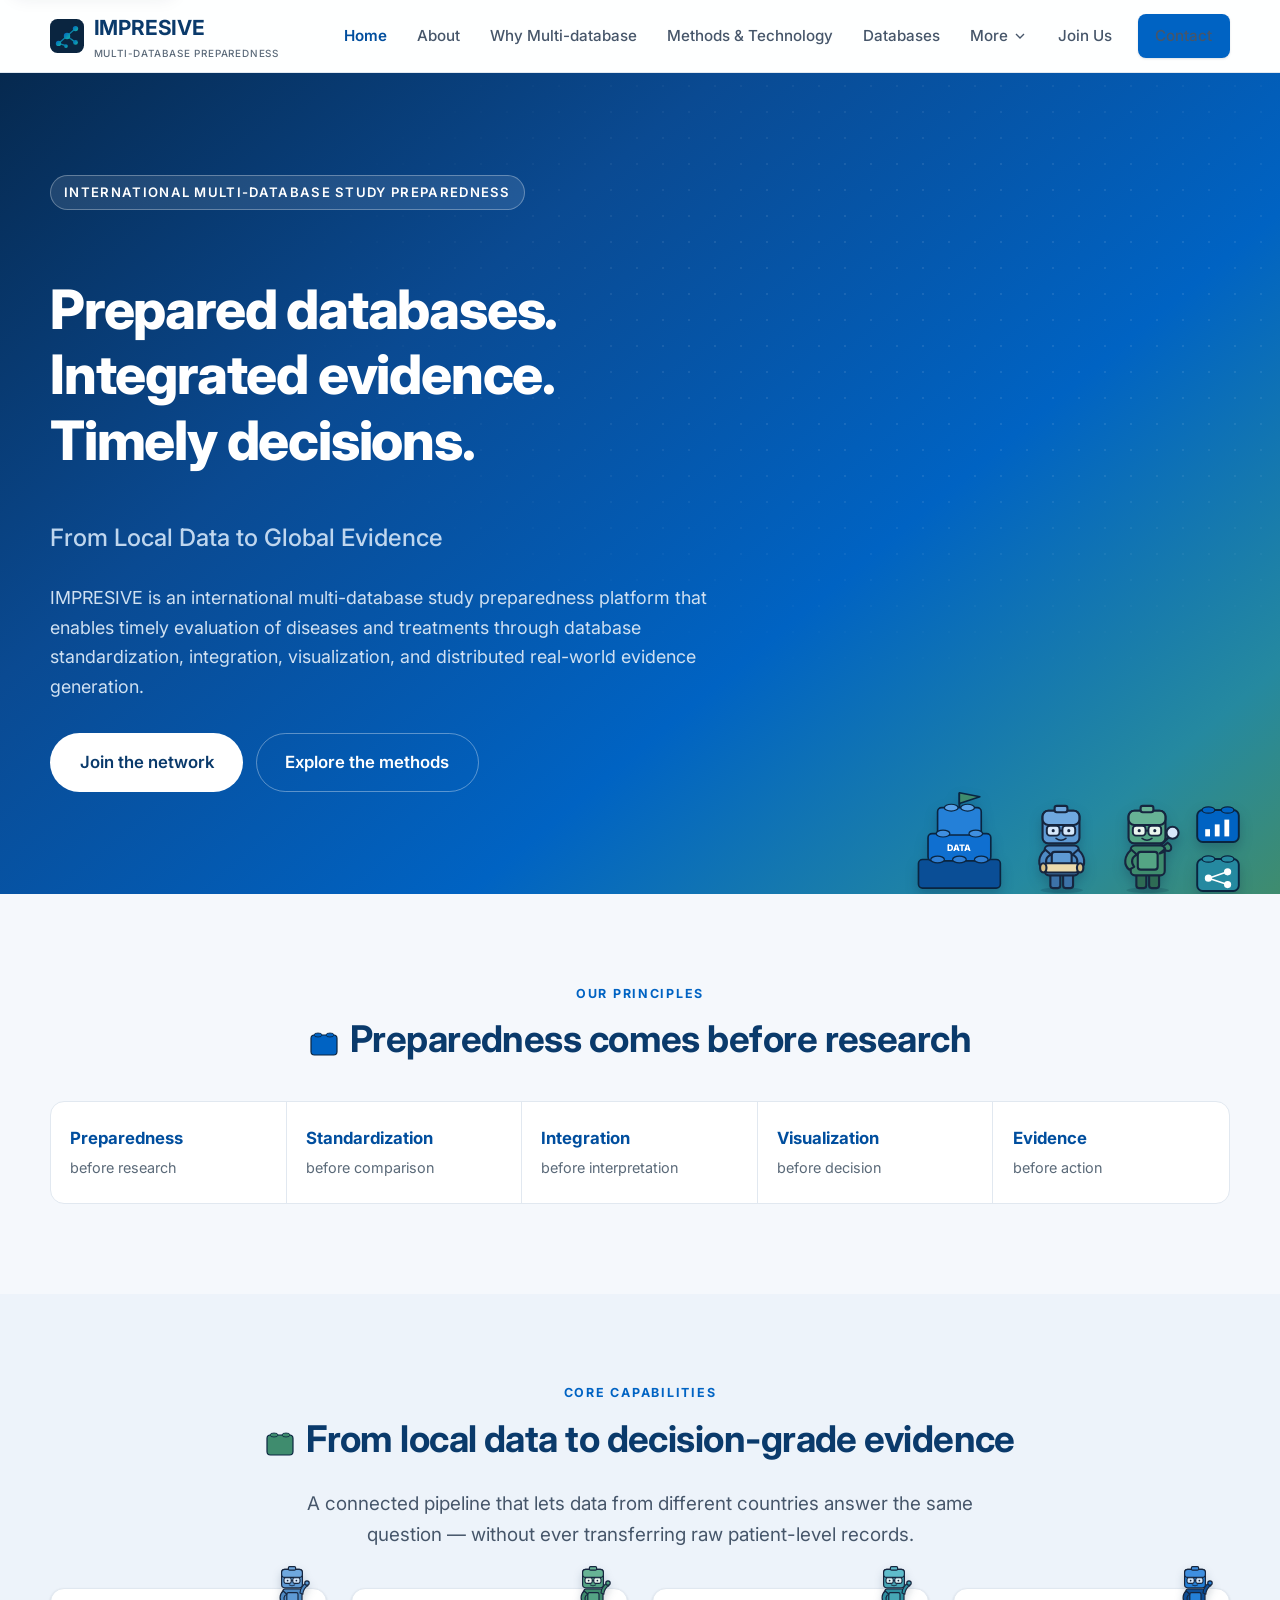
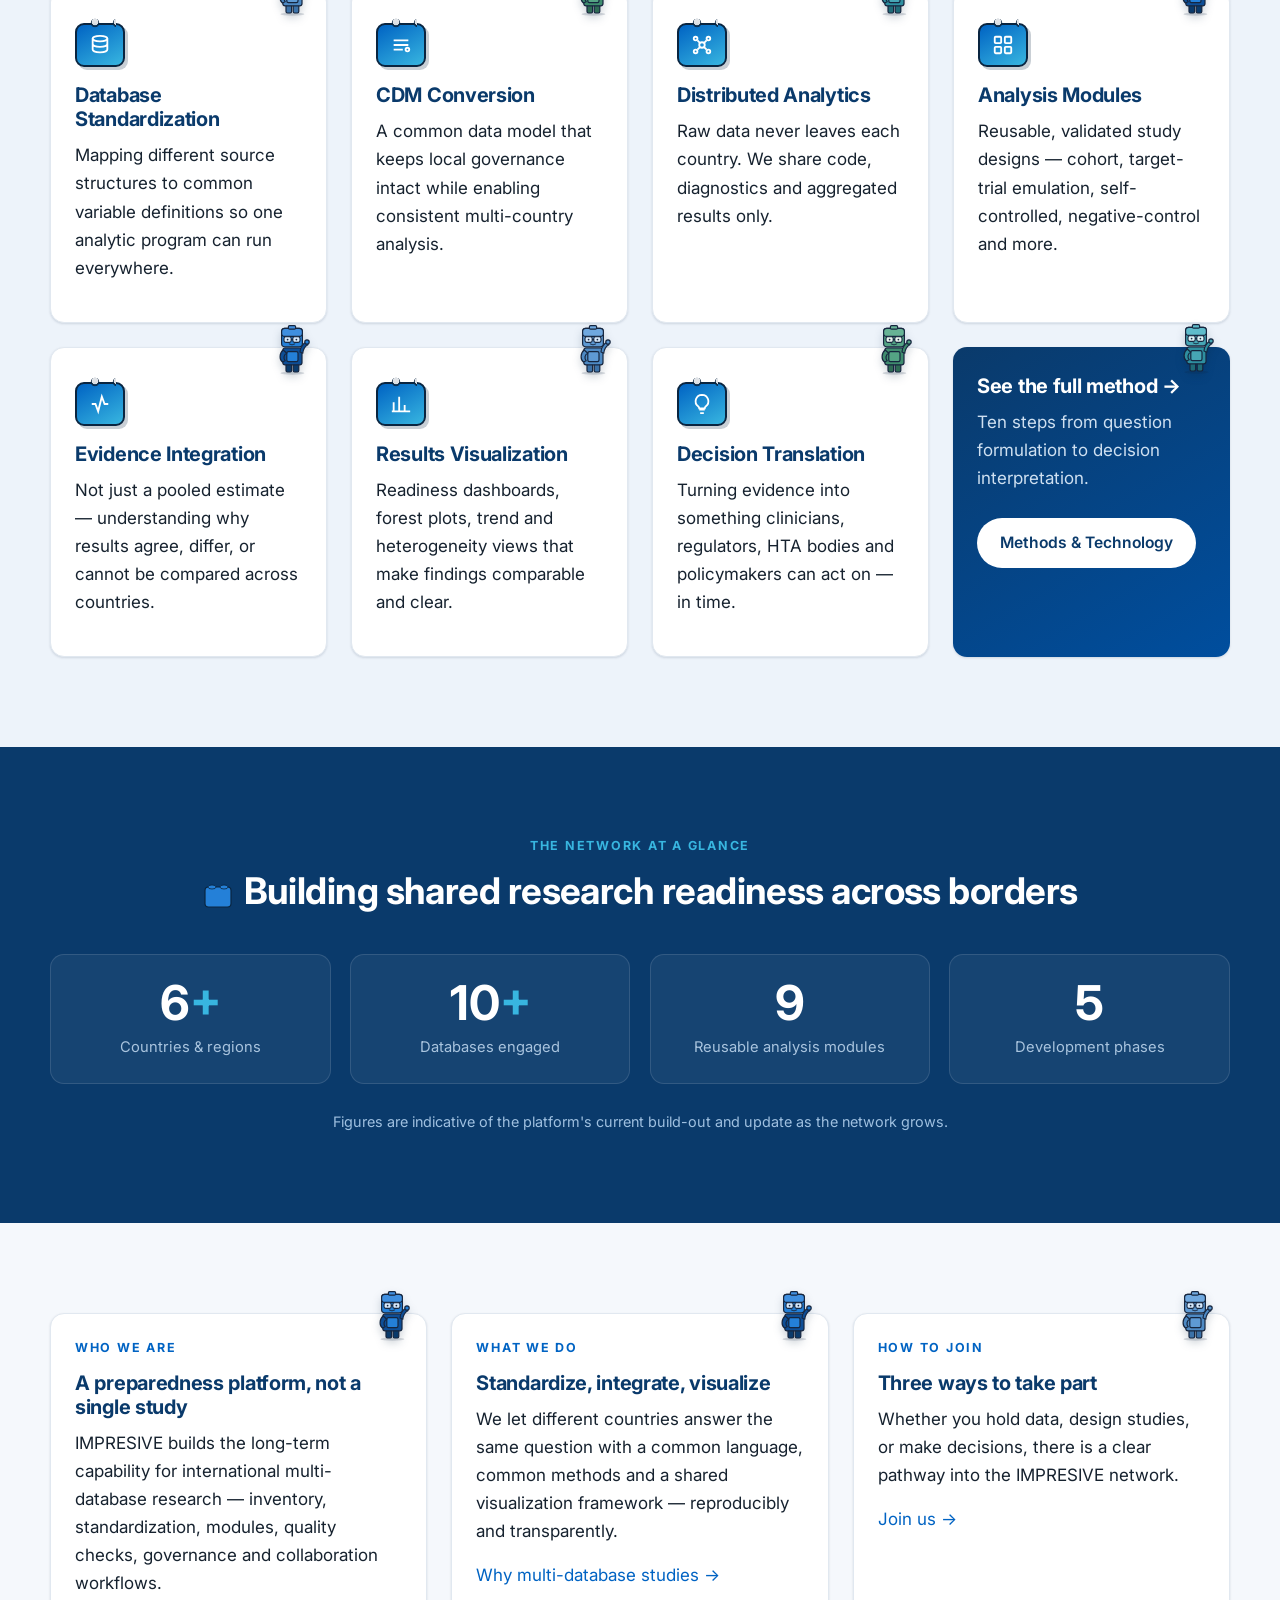
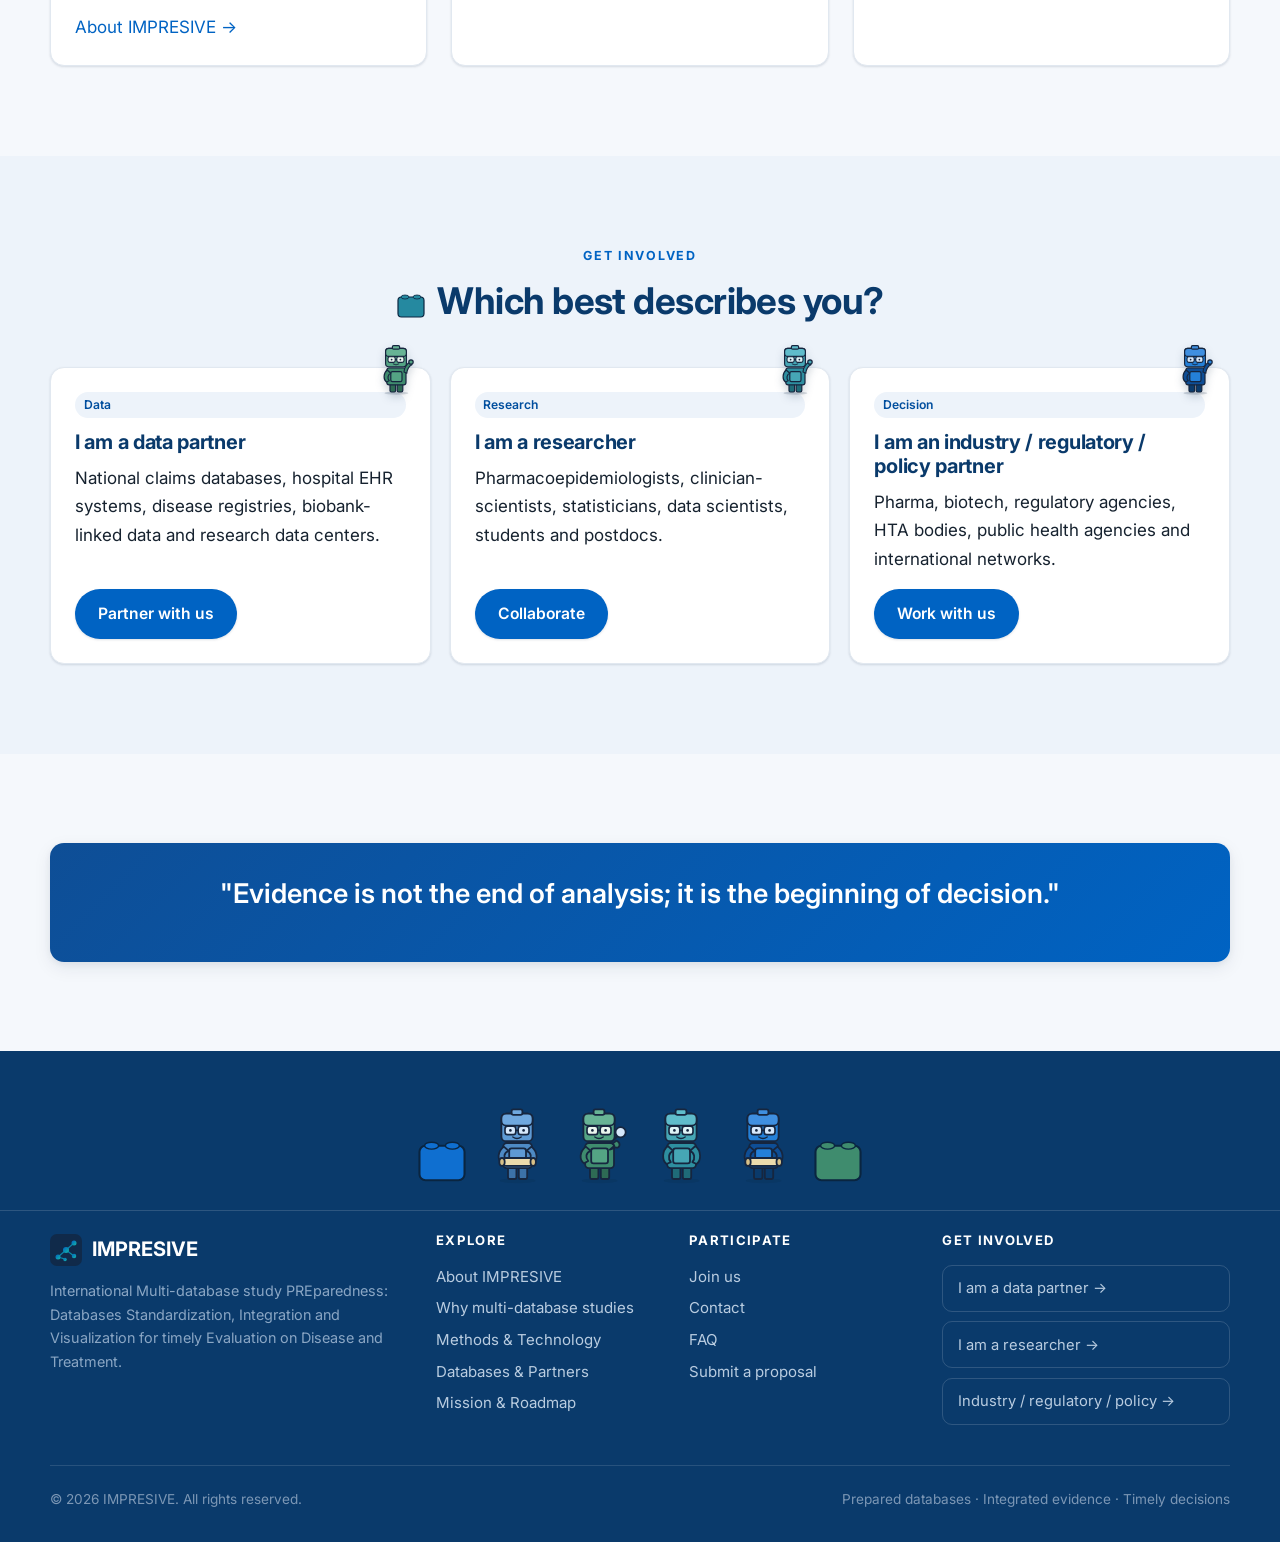
<file: index.html>
<!DOCTYPE html>
<html lang="en">
<head>
  <meta charset="UTF-8" />
  <meta name="viewport" content="width=device-width, initial-scale=1.0" />
  <title>IMPRESIVE — International Multi-database Study Preparedness Platform</title>
  <meta name="description" content="IMPRESIVE is an international multi-database study preparedness platform enabling timely evaluation of diseases and treatments through database standardization, integration, visualization and distributed real-world evidence generation." />
  <link rel="icon" href="assets/img/favicon.svg" type="image/svg+xml" />
  <link rel="preconnect" href="https://fonts.googleapis.com" />
  <link rel="preconnect" href="https://fonts.gstatic.com" crossorigin />
  <link href="https://fonts.googleapis.com/css2?family=Inter:wght@400;500;600;700;800&display=swap" rel="stylesheet" />
  <link rel="stylesheet" href="assets/css/styles.css" />
</head>
<body data-page="home">

  <!-- ============ HEADER ============ -->
  <header class="site-header">
    <div class="wrap nav">
      <a class="brand" href="index.html" aria-label="IMPRESIVE home">
        <svg class="mark" viewBox="0 0 64 64" aria-hidden="true"><defs><linearGradient id="bm" x1="0" y1="0" x2="1" y2="1"><stop offset="0" stop-color="#0063C3"/><stop offset="1" stop-color="#38B6E0"/></linearGradient></defs><rect width="64" height="64" rx="14" fill="#0A2540"/><g stroke="url(#bm)" stroke-width="2.4" fill="none" opacity=".9"><line x1="16" y1="46" x2="32" y2="32"/><line x1="32" y1="32" x2="48" y2="18"/><line x1="32" y1="32" x2="48" y2="44"/><line x1="16" y1="46" x2="30" y2="50"/></g><g fill="url(#bm)"><circle cx="16" cy="46" r="5"/><circle cx="32" cy="32" r="6"/><circle cx="48" cy="18" r="5"/><circle cx="48" cy="44" r="4.5"/><circle cx="30" cy="51" r="3.5"/></g></svg>
        <span>IMPRESIVE<small>Multi-database Preparedness</small></span>
      </a>
      <button class="nav-toggle" aria-label="Toggle menu" aria-expanded="false" aria-controls="nav-links">
        <svg viewBox="0 0 24 24" fill="none" stroke="currentColor" stroke-width="2" stroke-linecap="round"><path d="M3 6h18M3 12h18M3 18h18"/></svg>
      </button>
      <nav class="nav-links" id="nav-links">
        <a href="index.html" aria-current="page">Home</a>
        <a href="about.html">About</a>
        <a href="why.html">Why Multi-database</a>
        <a href="methods.html">Methods &amp; Technology</a>
        <a href="databases.html">Databases</a>
        <a href="join.html">Join Us</a>
        <a class="btn btn--primary" href="contact.html">Contact</a>
      </nav>
    </div>
  </header>

  <main>
  <!-- ============ HERO ============ -->
  <section class="hero">
    <div class="wrap">
      <span class="kicker">International Multi-database Study Preparedness</span>
      <h1>Prepared databases. Integrated evidence. Timely decisions.</h1>
      <p class="tagline">From Local Data to Global Evidence</p>
      <p class="definition">
        IMPRESIVE is an international multi-database study preparedness platform that enables
        timely evaluation of diseases and treatments through database standardization, integration,
        visualization, and distributed real-world evidence generation.
      </p>
      <div class="cta-row">
        <a class="btn btn--light btn--lg" href="join.html">Join the network</a>
        <a class="btn btn--ghost btn--lg" href="methods.html" style="color:#fff;border-color:rgba(255,255,255,.35)">Explore the methods</a>
      </div>
    </div>
  </section>

  <!-- ============ CORE VALUES ============ -->
  <section class="section">
    <div class="wrap">
      <div class="center" style="margin-bottom:2.2rem">
        <p class="eyebrow">Our principles</p>
        <h2>Preparedness comes before research</h2>
      </div>
      <div class="values reveal">
        <div class="v"><b>Preparedness</b><span>before research</span></div>
        <div class="v"><b>Standardization</b><span>before comparison</span></div>
        <div class="v"><b>Integration</b><span>before interpretation</span></div>
        <div class="v"><b>Visualization</b><span>before decision</span></div>
        <div class="v"><b>Evidence</b><span>before action</span></div>
      </div>
    </div>
  </section>

  <!-- ============ WHAT WE DO / CAPABILITIES ============ -->
  <section class="section section--tint">
    <div class="wrap">
      <div class="center" style="margin-bottom:2.4rem">
        <p class="eyebrow">Core capabilities</p>
        <h2>From local data to decision-grade evidence</h2>
        <p class="lead">A connected pipeline that lets data from different countries answer the same
          question — without ever transferring raw patient-level records.</p>
      </div>
      <div class="grid cols-4">
        <article class="card card--hover reveal">
          <div class="icon" aria-hidden="true"><svg viewBox="0 0 24 24" fill="none" stroke="currentColor" stroke-width="2"><ellipse cx="12" cy="5" rx="8" ry="3"/><path d="M4 5v6c0 1.7 3.6 3 8 3s8-1.3 8-3V5M4 11v6c0 1.7 3.6 3 8 3s8-1.3 8-3v-6"/></svg></div>
          <h3>Database Standardization</h3>
          <p>Mapping different source structures to common variable definitions so one analytic program can run everywhere.</p>
        </article>
        <article class="card card--hover reveal">
          <div class="icon" aria-hidden="true"><svg viewBox="0 0 24 24" fill="none" stroke="currentColor" stroke-width="2"><path d="M4 7h16M4 12h16M4 17h10"/><circle cx="19" cy="17" r="2"/></svg></div>
          <h3>CDM Conversion</h3>
          <p>A common data model that keeps local governance intact while enabling consistent multi-country analysis.</p>
        </article>
        <article class="card card--hover reveal">
          <div class="icon" aria-hidden="true"><svg viewBox="0 0 24 24" fill="none" stroke="currentColor" stroke-width="2"><circle cx="12" cy="12" r="3"/><circle cx="5" cy="5" r="2"/><circle cx="19" cy="5" r="2"/><circle cx="5" cy="19" r="2"/><circle cx="19" cy="19" r="2"/><path d="M7 7l3 3M17 7l-3 3M7 17l3-3M17 17l-3-3"/></svg></div>
          <h3>Distributed Analytics</h3>
          <p>Raw data never leaves each country. We share code, diagnostics and aggregated results only.</p>
        </article>
        <article class="card card--hover reveal">
          <div class="icon" aria-hidden="true"><svg viewBox="0 0 24 24" fill="none" stroke="currentColor" stroke-width="2"><rect x="3" y="3" width="7" height="7" rx="1"/><rect x="14" y="3" width="7" height="7" rx="1"/><rect x="3" y="14" width="7" height="7" rx="1"/><rect x="14" y="14" width="7" height="7" rx="1"/></svg></div>
          <h3>Analysis Modules</h3>
          <p>Reusable, validated study designs — cohort, target-trial emulation, self-controlled, negative-control and more.</p>
        </article>
        <article class="card card--hover reveal">
          <div class="icon" aria-hidden="true"><svg viewBox="0 0 24 24" fill="none" stroke="currentColor" stroke-width="2"><path d="M3 12h4l3 8 4-16 3 8h4"/></svg></div>
          <h3>Evidence Integration</h3>
          <p>Not just a pooled estimate — understanding why results agree, differ, or cannot be compared across countries.</p>
        </article>
        <article class="card card--hover reveal">
          <div class="icon" aria-hidden="true"><svg viewBox="0 0 24 24" fill="none" stroke="currentColor" stroke-width="2"><path d="M4 20V10M10 20V4M16 20v-7M22 20H2"/></svg></div>
          <h3>Results Visualization</h3>
          <p>Readiness dashboards, forest plots, trend and heterogeneity views that make findings comparable and clear.</p>
        </article>
        <article class="card card--hover reveal">
          <div class="icon" aria-hidden="true"><svg viewBox="0 0 24 24" fill="none" stroke="currentColor" stroke-width="2"><path d="M9 18h6M10 22h4M12 2a7 7 0 0 0-4 12.7c.6.5 1 1.2 1 2h6c0-.8.4-1.5 1-2A7 7 0 0 0 12 2z"/></svg></div>
          <h3>Decision Translation</h3>
          <p>Turning evidence into something clinicians, regulators, HTA bodies and policymakers can act on — in time.</p>
        </article>
        <article class="card card--hover reveal" style="background:linear-gradient(150deg,var(--navy-900),var(--blue-700));color:#fff;border:0">
          <h3 style="color:#fff">See the full method →</h3>
          <p style="color:#cfe0f1">Ten steps from question formulation to decision interpretation.</p>
          <a class="btn btn--light" href="methods.html" style="margin-top:.6rem">Methods &amp; Technology</a>
        </article>
      </div>
    </div>
  </section>

  <!-- ============ STATS ============ -->
  <section class="section section--navy">
    <div class="wrap">
      <div class="center" style="margin-bottom:2.2rem">
        <p class="eyebrow">The network at a glance</p>
        <h2>Building shared research readiness across borders</h2>
      </div>
      <div class="stats">
        <div class="stat reveal"><div class="figure"><span data-count="6">0</span><span class="plus">+</span></div><div class="label">Countries &amp; regions</div></div>
        <div class="stat reveal"><div class="figure"><span data-count="10">0</span><span class="plus">+</span></div><div class="label">Databases engaged</div></div>
        <div class="stat reveal"><div class="figure"><span data-count="9">0</span></div><div class="label">Reusable analysis modules</div></div>
        <div class="stat reveal"><div class="figure"><span data-count="5">0</span></div><div class="label">Development phases</div></div>
      </div>
      <p class="center" style="color:#9FC0E0;margin:1.6rem 0 0;font-size:.9rem">
        Figures are indicative of the platform's current build-out and update as the network grows.
      </p>
    </div>
  </section>

  <!-- ============ WHO WE ARE (3-up) ============ -->
  <section class="section">
    <div class="wrap">
      <div class="grid cols-3">
        <article class="card reveal">
          <p class="eyebrow">Who we are</p>
          <h3>A preparedness platform, not a single study</h3>
          <p>IMPRESIVE builds the long-term capability for international multi-database research — inventory, standardization, modules, quality checks, governance and collaboration workflows.</p>
          <a href="about.html">About IMPRESIVE →</a>
        </article>
        <article class="card reveal">
          <p class="eyebrow">What we do</p>
          <h3>Standardize, integrate, visualize</h3>
          <p>We let different countries answer the same question with a common language, common methods and a shared visualization framework — reproducibly and transparently.</p>
          <a href="why.html">Why multi-database studies →</a>
        </article>
        <article class="card reveal">
          <p class="eyebrow">How to join</p>
          <h3>Three ways to take part</h3>
          <p>Whether you hold data, design studies, or make decisions, there is a clear pathway into the IMPRESIVE network.</p>
          <a href="join.html">Join us →</a>
        </article>
      </div>
    </div>
  </section>

  <!-- ============ JOIN ENTRIES ============ -->
  <section class="section section--tint">
    <div class="wrap">
      <div class="center" style="margin-bottom:2.4rem">
        <p class="eyebrow">Get involved</p>
        <h2>Which best describes you?</h2>
      </div>
      <div class="grid cols-3 entry">
        <article class="card card--hover reveal">
          <span class="pill">Data</span>
          <h3 style="margin-top:.8rem">I am a data partner</h3>
          <p>National claims databases, hospital EHR systems, disease registries, biobank-linked data and research data centers.</p>
          <a class="btn btn--primary" href="join.html#data-partners">Partner with us</a>
        </article>
        <article class="card card--hover reveal">
          <span class="pill">Research</span>
          <h3 style="margin-top:.8rem">I am a researcher</h3>
          <p>Pharmacoepidemiologists, clinician-scientists, statisticians, data scientists, students and postdocs.</p>
          <a class="btn btn--primary" href="join.html#researchers">Collaborate</a>
        </article>
        <article class="card card--hover reveal">
          <span class="pill">Decision</span>
          <h3 style="margin-top:.8rem">I am an industry / regulatory / policy partner</h3>
          <p>Pharma, biotech, regulatory agencies, HTA bodies, public health agencies and international networks.</p>
          <a class="btn btn--primary" href="join.html#decision-partners">Work with us</a>
        </article>
      </div>
    </div>
  </section>

  <!-- ============ CLOSING CALLOUT ============ -->
  <section class="section">
    <div class="wrap">
      <div class="callout reveal center">
        <p class="q">"Evidence is not the end of analysis; it is the beginning of decision."</p>
      </div>
    </div>
  </section>
  </main>

  <!-- ============ FOOTER ============ -->
  <footer class="site-footer">
    <div class="wrap">
      <div class="footer-grid">
        <div>
          <div class="fbrand">
            <svg class="mark" viewBox="0 0 64 64" aria-hidden="true"><defs><linearGradient id="fm" x1="0" y1="0" x2="1" y2="1"><stop offset="0" stop-color="#0063C3"/><stop offset="1" stop-color="#38B6E0"/></linearGradient></defs><rect width="64" height="64" rx="14" fill="#102a4a"/><g stroke="url(#fm)" stroke-width="2.4" fill="none"><line x1="16" y1="46" x2="32" y2="32"/><line x1="32" y1="32" x2="48" y2="18"/><line x1="32" y1="32" x2="48" y2="44"/></g><g fill="url(#fm)"><circle cx="16" cy="46" r="5"/><circle cx="32" cy="32" r="6"/><circle cx="48" cy="18" r="5"/><circle cx="48" cy="44" r="4.5"/></g></svg>
            IMPRESIVE
          </div>
          <p class="full">International Multi-database study PREparedness: Databases Standardization,
            Integration and Visualization for timely Evaluation on Disease and Treatment.</p>
        </div>
        <div>
          <h4>Explore</h4>
          <ul>
            <li><a href="about.html">About IMPRESIVE</a></li>
            <li><a href="why.html">Why multi-database studies</a></li>
            <li><a href="methods.html">Methods &amp; Technology</a></li>
            <li><a href="databases.html">Databases &amp; Partners</a></li>
          </ul>
        </div>
        <div>
          <h4>Participate</h4>
          <ul>
            <li><a href="join.html">Join us</a></li>
            <li><a href="contact.html">Contact</a></li>
            <li><a href="join.html#proposal">Submit a proposal</a></li>
          </ul>
        </div>
        <div>
          <h4>Get involved</h4>
          <div class="footer-cta">
            <a href="join.html#data-partners">I am a data partner →</a>
            <a href="join.html#researchers">I am a researcher →</a>
            <a href="join.html#decision-partners">Industry / regulatory / policy →</a>
          </div>
        </div>
      </div>
      <div class="footer-bottom">
        <span>© <span id="year">2026</span> IMPRESIVE. All rights reserved.</span>
        <span>Prepared databases · Integrated evidence · Timely decisions</span>
      </div>
    </div>
  </footer>

  <script src="assets/js/main.js"></script>
</body>
</html>
</file>
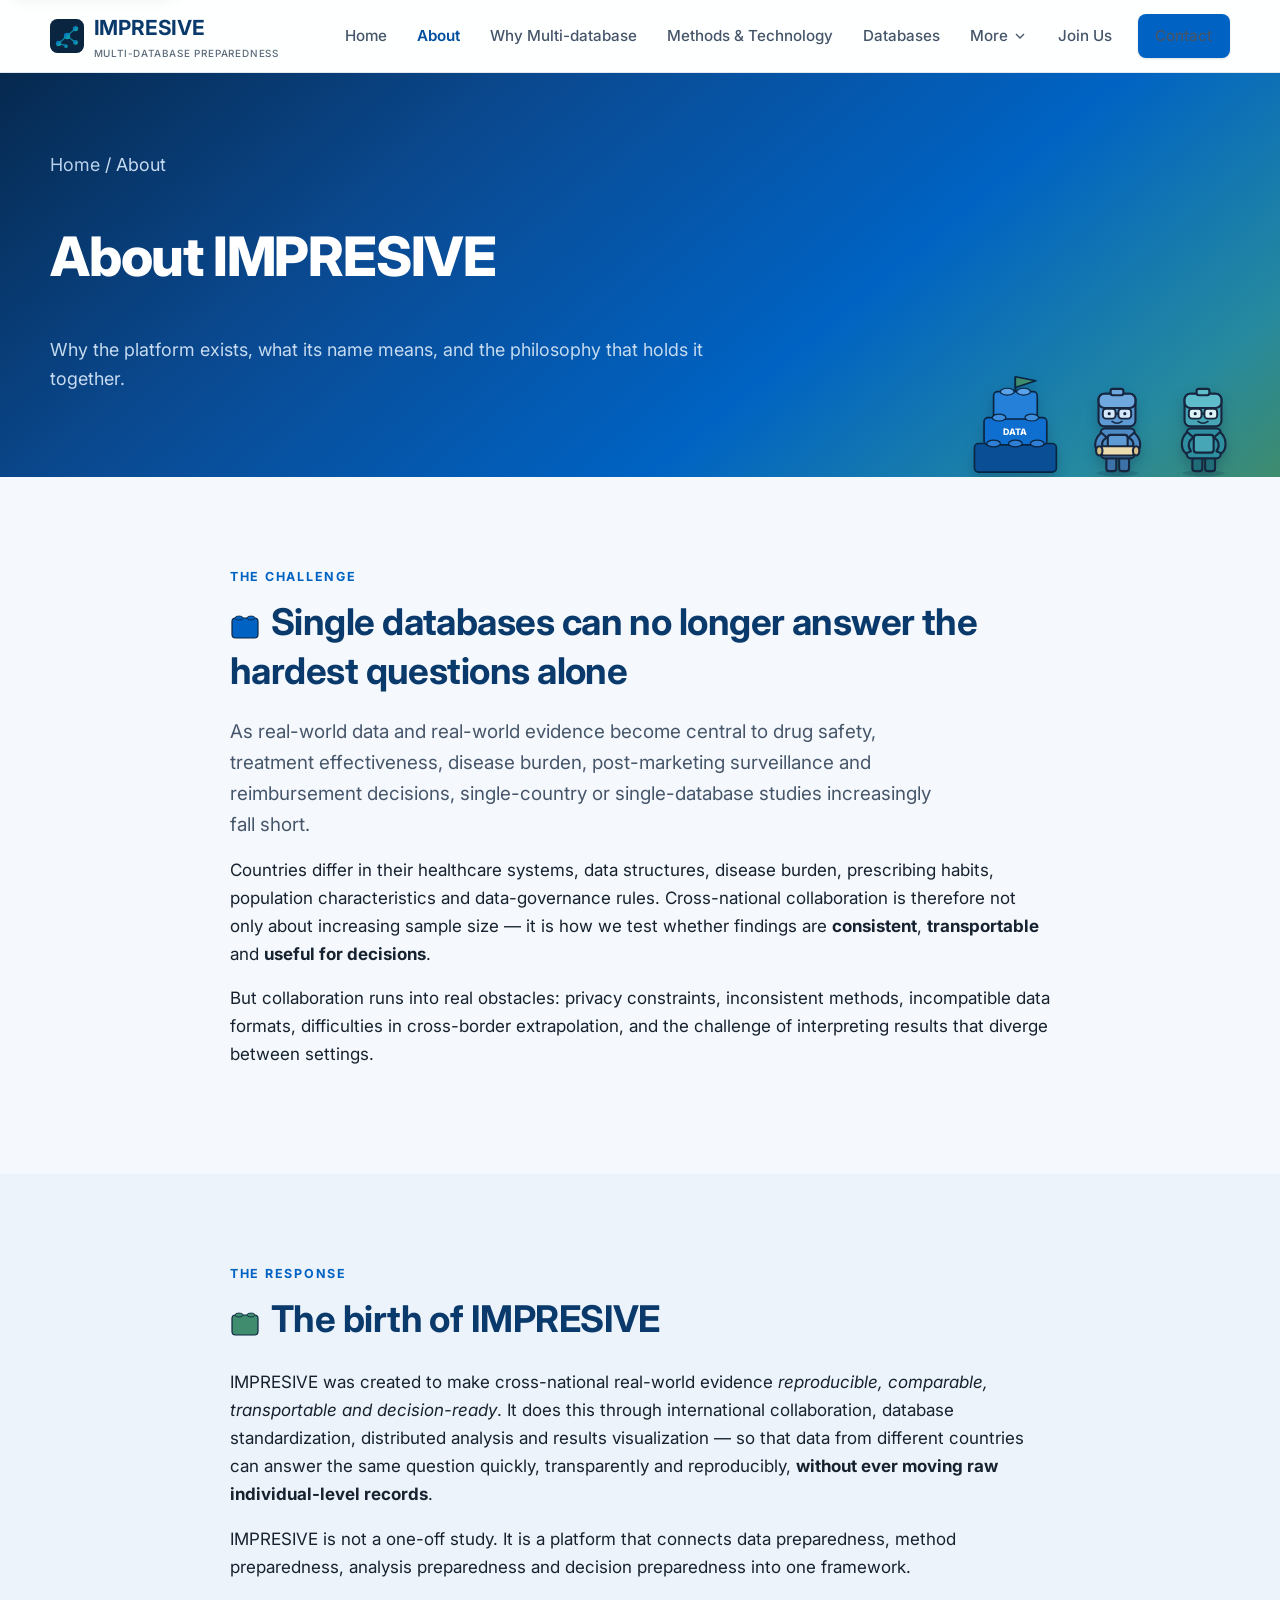
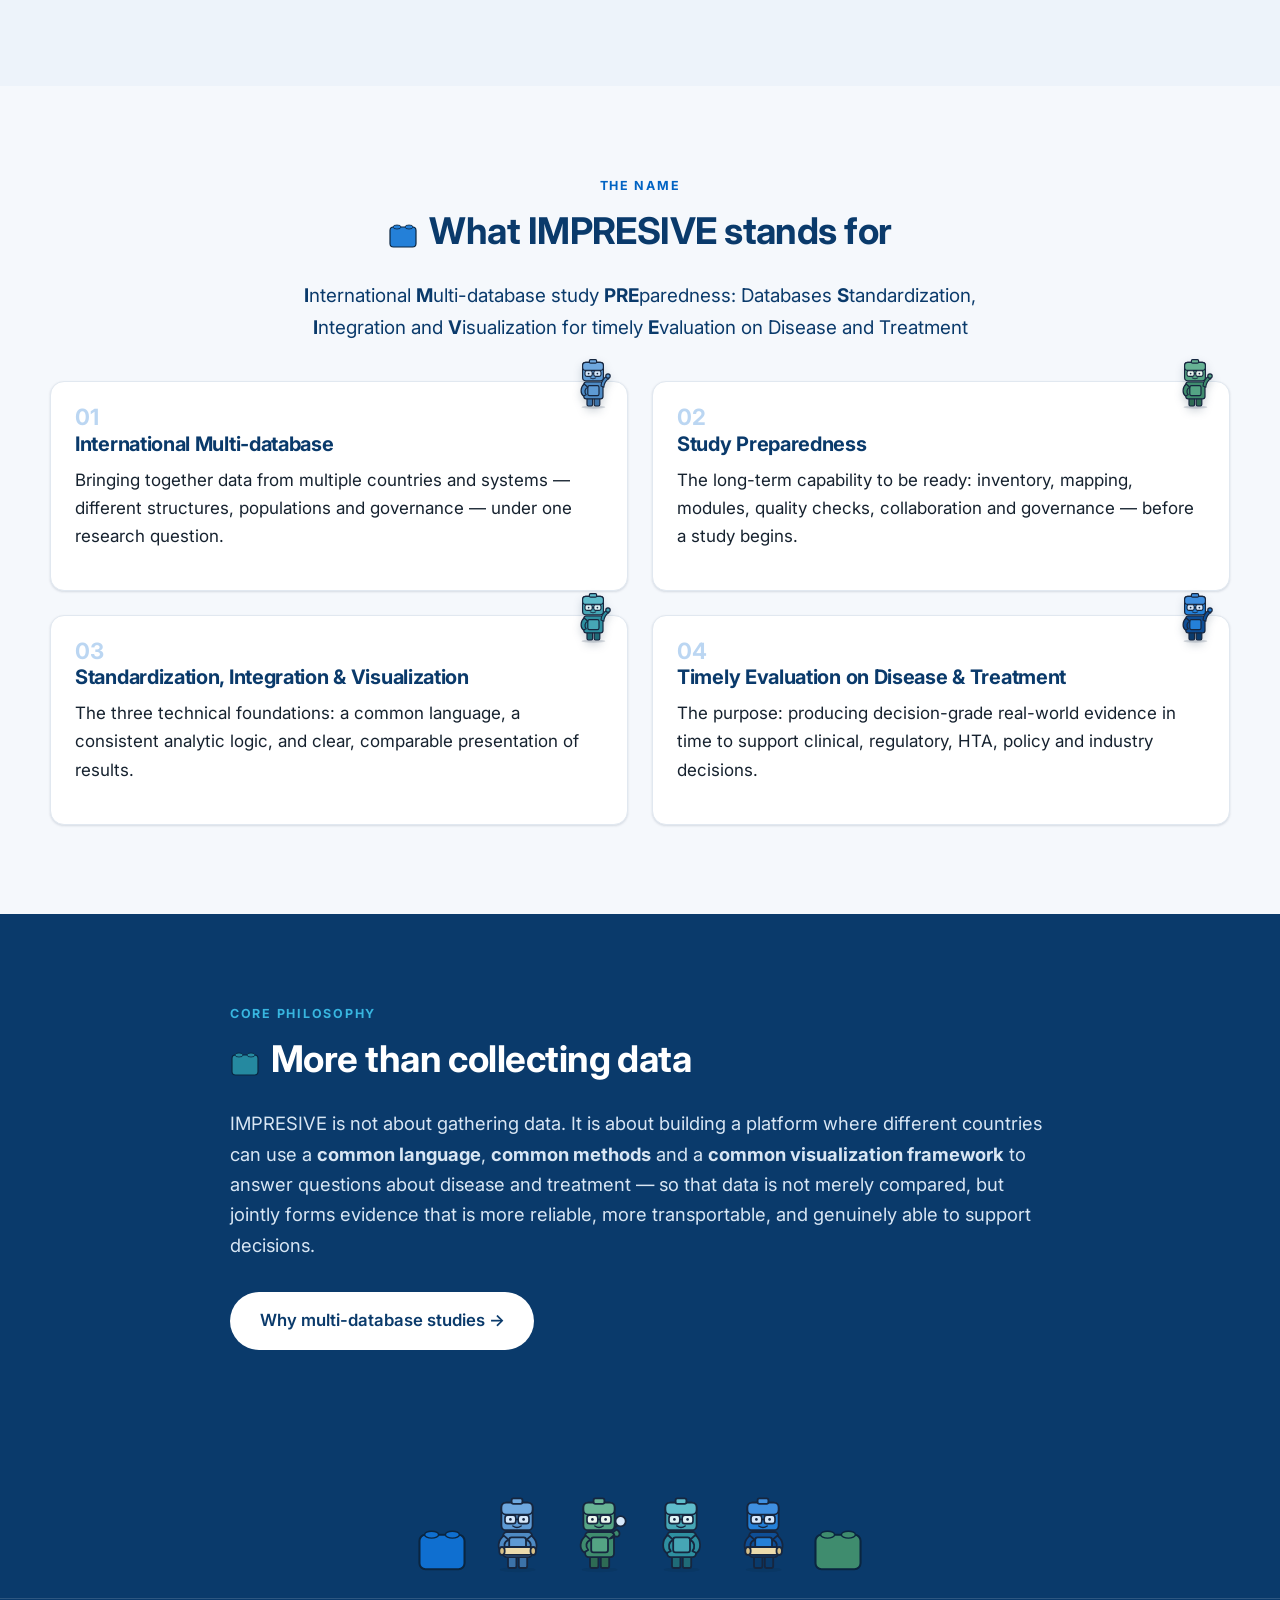
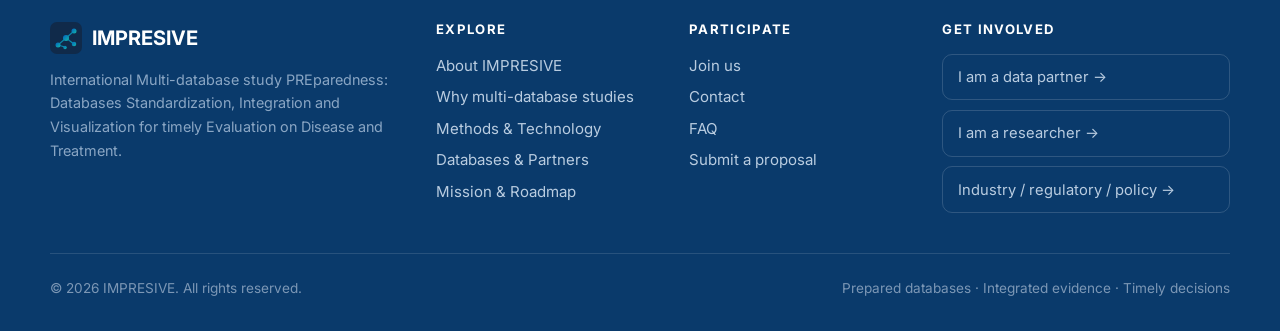
<file: about.html>
<!DOCTYPE html>
<html lang="en">
<head>
  <meta charset="UTF-8" />
  <meta name="viewport" content="width=device-width, initial-scale=1.0" />
  <title>About — IMPRESIVE</title>
  <meta name="description" content="The origin, name, meaning and core philosophy of IMPRESIVE — an international multi-database study preparedness platform for real-world evidence." />
  <link rel="icon" href="assets/img/favicon.svg" type="image/svg+xml" />
  <link rel="preconnect" href="https://fonts.googleapis.com" />
  <link rel="preconnect" href="https://fonts.gstatic.com" crossorigin />
  <link href="https://fonts.googleapis.com/css2?family=Inter:wght@400;500;600;700;800&display=swap" rel="stylesheet" />
  <link rel="stylesheet" href="assets/css/styles.css" />
</head>
<body data-page="about">

  <header class="site-header">
    <div class="wrap nav">
      <a class="brand" href="index.html" aria-label="IMPRESIVE home">
        <svg class="mark" viewBox="0 0 64 64" aria-hidden="true"><defs><linearGradient id="bm" x1="0" y1="0" x2="1" y2="1"><stop offset="0" stop-color="#0063C3"/><stop offset="1" stop-color="#38B6E0"/></linearGradient></defs><rect width="64" height="64" rx="14" fill="#0A2540"/><g stroke="url(#bm)" stroke-width="2.4" fill="none" opacity=".9"><line x1="16" y1="46" x2="32" y2="32"/><line x1="32" y1="32" x2="48" y2="18"/><line x1="32" y1="32" x2="48" y2="44"/><line x1="16" y1="46" x2="30" y2="50"/></g><g fill="url(#bm)"><circle cx="16" cy="46" r="5"/><circle cx="32" cy="32" r="6"/><circle cx="48" cy="18" r="5"/><circle cx="48" cy="44" r="4.5"/><circle cx="30" cy="51" r="3.5"/></g></svg>
        <span>IMPRESIVE<small>Multi-database Preparedness</small></span>
      </a>
      <button class="nav-toggle" aria-label="Toggle menu" aria-expanded="false" aria-controls="nav-links">
        <svg viewBox="0 0 24 24" fill="none" stroke="currentColor" stroke-width="2" stroke-linecap="round"><path d="M3 6h18M3 12h18M3 18h18"/></svg>
      </button>
      <nav class="nav-links" id="nav-links">
        <a href="index.html">Home</a>
        <a href="about.html" aria-current="page">About</a>
        <a href="why.html">Why Multi-database</a>
        <a href="methods.html">Methods &amp; Technology</a>
        <a href="databases.html">Databases</a>
        <a href="join.html">Join Us</a>
        <a class="btn btn--primary" href="contact.html">Contact</a>
      </nav>
    </div>
  </header>

  <main>
  <section class="page-hero">
    <div class="wrap">
      <p class="breadcrumb"><a href="index.html">Home</a> / About</p>
      <h1>About IMPRESIVE</h1>
      <p>Why the platform exists, what its name means, and the philosophy that holds it together.</p>
    </div>
  </section>

  <!-- Origin -->
  <section class="section">
    <div class="wrap" style="max-width:820px">
      <p class="eyebrow">The challenge</p>
      <h2>Single databases can no longer answer the hardest questions alone</h2>
      <p class="lead">As real-world data and real-world evidence become central to drug safety, treatment
        effectiveness, disease burden, post-marketing surveillance and reimbursement decisions, single-country
        or single-database studies increasingly fall short.</p>
      <p>Countries differ in their healthcare systems, data structures, disease burden, prescribing habits,
        population characteristics and data-governance rules. Cross-national collaboration is therefore not
        only about increasing sample size — it is how we test whether findings are <strong>consistent</strong>,
        <strong>transportable</strong> and <strong>useful for decisions</strong>.</p>
      <p>But collaboration runs into real obstacles: privacy constraints, inconsistent methods, incompatible
        data formats, difficulties in cross-border extrapolation, and the challenge of interpreting results
        that diverge between settings.</p>
    </div>
  </section>

  <!-- Birth of IMPRESIVE -->
  <section class="section section--tint">
    <div class="wrap" style="max-width:820px">
      <p class="eyebrow">The response</p>
      <h2>The birth of IMPRESIVE</h2>
      <p>IMPRESIVE was created to make cross-national real-world evidence <em>reproducible, comparable,
        transportable and decision-ready</em>. It does this through international collaboration, database
        standardization, distributed analysis and results visualization — so that data from different
        countries can answer the same question quickly, transparently and reproducibly,
        <strong>without ever moving raw individual-level records</strong>.</p>
      <p>IMPRESIVE is not a one-off study. It is a platform that connects data preparedness, method
        preparedness, analysis preparedness and decision preparedness into one framework.</p>
    </div>
  </section>

  <!-- Full name -->
  <section class="section">
    <div class="wrap">
      <div class="center" style="margin-bottom:2.4rem">
        <p class="eyebrow">The name</p>
        <h2>What IMPRESIVE stands for</h2>
        <p class="lead" style="font-family:var(--font-serif);color:var(--navy-900)">
          <strong>I</strong>nternational <strong>M</strong>ulti-database study <strong>PRE</strong>paredness:
          Databases <strong>S</strong>tandardization, <strong>I</strong>ntegration and
          <strong>V</strong>isualization for timely <strong>E</strong>valuation on Disease and Treatment
        </p>
      </div>
      <div class="grid cols-2">
        <article class="card reveal"><div class="num">01</div><h3>International Multi-database</h3>
          <p>Bringing together data from multiple countries and systems — different structures, populations and governance — under one research question.</p></article>
        <article class="card reveal"><div class="num">02</div><h3>Study Preparedness</h3>
          <p>The long-term capability to be ready: inventory, mapping, modules, quality checks, collaboration and governance — before a study begins.</p></article>
        <article class="card reveal"><div class="num">03</div><h3>Standardization, Integration &amp; Visualization</h3>
          <p>The three technical foundations: a common language, a consistent analytic logic, and clear, comparable presentation of results.</p></article>
        <article class="card reveal"><div class="num">04</div><h3>Timely Evaluation on Disease &amp; Treatment</h3>
          <p>The purpose: producing decision-grade real-world evidence in time to support clinical, regulatory, HTA, policy and industry decisions.</p></article>
      </div>
    </div>
  </section>

  <!-- Philosophy -->
  <section class="section section--navy">
    <div class="wrap" style="max-width:820px">
      <p class="eyebrow">Core philosophy</p>
      <h2>More than collecting data</h2>
      <p style="font-size:1.15rem;color:#D8E6F4">IMPRESIVE is not about gathering data. It is about building a
        platform where different countries can use a <strong>common language</strong>, <strong>common
        methods</strong> and a <strong>common visualization framework</strong> to answer questions about
        disease and treatment — so that data is not merely compared, but jointly forms evidence that is more
        reliable, more transportable, and genuinely able to support decisions.</p>
      <a class="btn btn--light btn--lg" href="why.html" style="margin-top:1rem">Why multi-database studies →</a>
    </div>
  </section>
  </main>

  <footer class="site-footer">
    <div class="wrap">
      <div class="footer-grid">
        <div>
          <div class="fbrand">
            <svg class="mark" viewBox="0 0 64 64" aria-hidden="true"><defs><linearGradient id="fm" x1="0" y1="0" x2="1" y2="1"><stop offset="0" stop-color="#0063C3"/><stop offset="1" stop-color="#38B6E0"/></linearGradient></defs><rect width="64" height="64" rx="14" fill="#102a4a"/><g stroke="url(#fm)" stroke-width="2.4" fill="none"><line x1="16" y1="46" x2="32" y2="32"/><line x1="32" y1="32" x2="48" y2="18"/><line x1="32" y1="32" x2="48" y2="44"/></g><g fill="url(#fm)"><circle cx="16" cy="46" r="5"/><circle cx="32" cy="32" r="6"/><circle cx="48" cy="18" r="5"/><circle cx="48" cy="44" r="4.5"/></g></svg>
            IMPRESIVE
          </div>
          <p class="full">International Multi-database study PREparedness: Databases Standardization,
            Integration and Visualization for timely Evaluation on Disease and Treatment.</p>
        </div>
        <div><h4>Explore</h4><ul>
          <li><a href="about.html">About IMPRESIVE</a></li>
          <li><a href="why.html">Why multi-database studies</a></li>
          <li><a href="methods.html">Methods &amp; Technology</a></li>
          <li><a href="databases.html">Databases &amp; Partners</a></li>
        </ul></div>
        <div><h4>Participate</h4><ul>
          <li><a href="join.html">Join us</a></li>
          <li><a href="contact.html">Contact</a></li>
          <li><a href="join.html#proposal">Submit a proposal</a></li>
        </ul></div>
        <div><h4>Get involved</h4><div class="footer-cta">
          <a href="join.html#data-partners">I am a data partner →</a>
          <a href="join.html#researchers">I am a researcher →</a>
          <a href="join.html#decision-partners">Industry / regulatory / policy →</a>
        </div></div>
      </div>
      <div class="footer-bottom">
        <span>© <span id="year">2026</span> IMPRESIVE. All rights reserved.</span>
        <span>Prepared databases · Integrated evidence · Timely decisions</span>
      </div>
    </div>
  </footer>

  <script src="assets/js/main.js"></script>
</body>
</html>
</file>
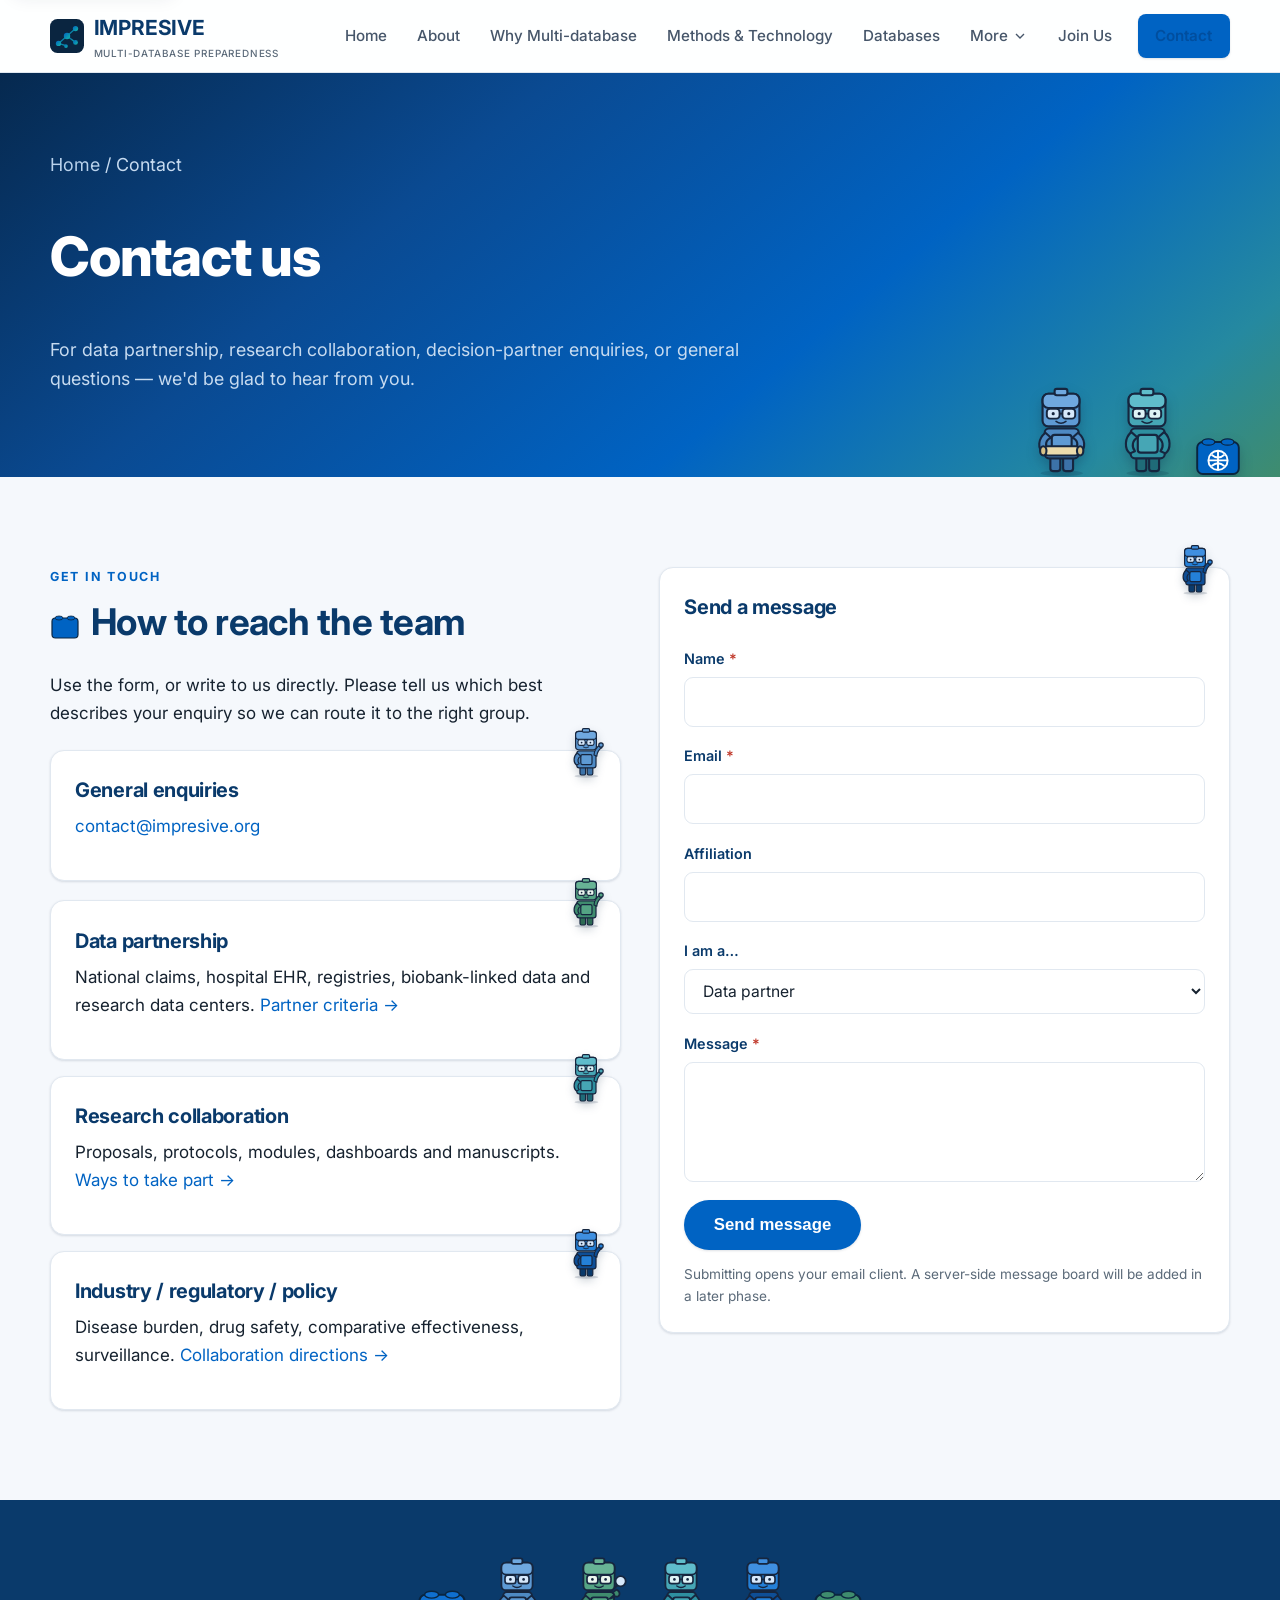
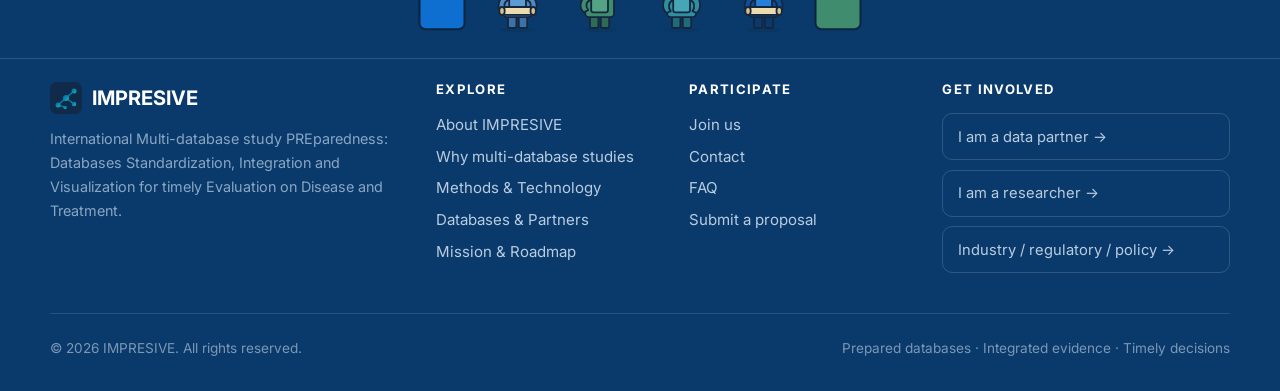
<file: contact.html>
<!DOCTYPE html>
<html lang="en">
<head>
  <meta charset="UTF-8" />
  <meta name="viewport" content="width=device-width, initial-scale=1.0" />
  <title>Contact — IMPRESIVE</title>
  <meta name="description" content="Contact the IMPRESIVE team — for data partnership, research collaboration, industry / regulatory / policy enquiries, or general questions." />
  <link rel="icon" href="assets/img/favicon.svg" type="image/svg+xml" />
  <link rel="preconnect" href="https://fonts.googleapis.com" />
  <link rel="preconnect" href="https://fonts.gstatic.com" crossorigin />
  <link href="https://fonts.googleapis.com/css2?family=Inter:wght@400;500;600;700;800&display=swap" rel="stylesheet" />
  <link rel="stylesheet" href="assets/css/styles.css" />
</head>
<body data-page="contact">

  <header class="site-header">
    <div class="wrap nav">
      <a class="brand" href="index.html" aria-label="IMPRESIVE home">
        <svg class="mark" viewBox="0 0 64 64" aria-hidden="true"><defs><linearGradient id="bm" x1="0" y1="0" x2="1" y2="1"><stop offset="0" stop-color="#0063C3"/><stop offset="1" stop-color="#38B6E0"/></linearGradient></defs><rect width="64" height="64" rx="14" fill="#0A2540"/><g stroke="url(#bm)" stroke-width="2.4" fill="none" opacity=".9"><line x1="16" y1="46" x2="32" y2="32"/><line x1="32" y1="32" x2="48" y2="18"/><line x1="32" y1="32" x2="48" y2="44"/><line x1="16" y1="46" x2="30" y2="50"/></g><g fill="url(#bm)"><circle cx="16" cy="46" r="5"/><circle cx="32" cy="32" r="6"/><circle cx="48" cy="18" r="5"/><circle cx="48" cy="44" r="4.5"/><circle cx="30" cy="51" r="3.5"/></g></svg>
        <span>IMPRESIVE<small>Multi-database Preparedness</small></span>
      </a>
      <button class="nav-toggle" aria-label="Toggle menu" aria-expanded="false" aria-controls="nav-links">
        <svg viewBox="0 0 24 24" fill="none" stroke="currentColor" stroke-width="2" stroke-linecap="round"><path d="M3 6h18M3 12h18M3 18h18"/></svg>
      </button>
      <nav class="nav-links" id="nav-links">
        <a href="index.html">Home</a>
        <a href="about.html">About</a>
        <a href="why.html">Why Multi-database</a>
        <a href="methods.html">Methods &amp; Technology</a>
        <a href="databases.html">Databases</a>
        <a href="join.html">Join Us</a>
        <a class="btn btn--primary" href="contact.html" aria-current="page">Contact</a>
      </nav>
    </div>
  </header>

  <main>
  <section class="page-hero">
    <div class="wrap">
      <p class="breadcrumb"><a href="index.html">Home</a> / Contact</p>
      <h1>Contact us</h1>
      <p>For data partnership, research collaboration, decision-partner enquiries, or general questions — we'd be glad to hear from you.</p>
    </div>
  </section>

  <section class="section">
    <div class="wrap">
      <div class="grid cols-2" style="align-items:start;gap:2.4rem">
        <!-- contact details + routing -->
        <div>
          <p class="eyebrow">Get in touch</p>
          <h2>How to reach the team</h2>
          <p>Use the form, or write to us directly. Please tell us which best describes your enquiry so we can
            route it to the right group.</p>
          <div class="card" style="margin-top:1.4rem">
            <h3>General enquiries</h3>
            <p><a href="mailto:contact@impresive.org">contact@impresive.org</a></p>
          </div>
          <div class="grid" style="margin-top:1.2rem;gap:1rem">
            <div class="card reveal"><h3>Data partnership</h3><p>National claims, hospital EHR, registries, biobank-linked data and research data centers. <a href="join.html#data-partners">Partner criteria →</a></p></div>
            <div class="card reveal"><h3>Research collaboration</h3><p>Proposals, protocols, modules, dashboards and manuscripts. <a href="join.html#researchers">Ways to take part →</a></p></div>
            <div class="card reveal"><h3>Industry / regulatory / policy</h3><p>Disease burden, drug safety, comparative effectiveness, surveillance. <a href="join.html#decision-partners">Collaboration directions →</a></p></div>
          </div>
        </div>

        <!-- message form -->
        <div>
          <form class="form card" data-mailto="contact@impresive.org" data-subject="IMPRESIVE contact / message board">
            <h3>Send a message</h3>
            <div class="field"><label>Name <span class="req">*</span></label><input name="Name" required /></div>
            <div class="field"><label>Email <span class="req">*</span></label><input type="email" name="Email" required /></div>
            <div class="field"><label>Affiliation</label><input name="Affiliation" /></div>
            <div class="field"><label>I am a…</label>
              <select name="Enquiry type">
                <option>Data partner</option><option>Researcher</option>
                <option>Industry / regulatory / policy partner</option>
                <option>Student / early-career researcher</option>
                <option>General / other</option>
              </select>
            </div>
            <div class="field"><label>Message <span class="req">*</span></label><textarea name="Message" required></textarea></div>
            <div class="form-status" role="status"></div>
            <div>
              <button type="submit" class="btn btn--primary btn--lg">Send message</button>
              <p class="form-note" style="margin-top:.8rem">Submitting opens your email client. A server-side
                message board will be added in a later phase.</p>
            </div>
          </form>
        </div>
      </div>
    </div>
  </section>
  </main>

  <footer class="site-footer">
    <div class="wrap">
      <div class="footer-grid">
        <div>
          <div class="fbrand">
            <svg class="mark" viewBox="0 0 64 64" aria-hidden="true"><defs><linearGradient id="fm" x1="0" y1="0" x2="1" y2="1"><stop offset="0" stop-color="#0063C3"/><stop offset="1" stop-color="#38B6E0"/></linearGradient></defs><rect width="64" height="64" rx="14" fill="#102a4a"/><g stroke="url(#fm)" stroke-width="2.4" fill="none"><line x1="16" y1="46" x2="32" y2="32"/><line x1="32" y1="32" x2="48" y2="18"/><line x1="32" y1="32" x2="48" y2="44"/></g><g fill="url(#fm)"><circle cx="16" cy="46" r="5"/><circle cx="32" cy="32" r="6"/><circle cx="48" cy="18" r="5"/><circle cx="48" cy="44" r="4.5"/></g></svg>
            IMPRESIVE
          </div>
          <p class="full">International Multi-database study PREparedness: Databases Standardization,
            Integration and Visualization for timely Evaluation on Disease and Treatment.</p>
        </div>
        <div><h4>Explore</h4><ul>
          <li><a href="about.html">About IMPRESIVE</a></li>
          <li><a href="why.html">Why multi-database studies</a></li>
          <li><a href="methods.html">Methods &amp; Technology</a></li>
          <li><a href="databases.html">Databases &amp; Partners</a></li>
        </ul></div>
        <div><h4>Participate</h4><ul>
          <li><a href="join.html">Join us</a></li>
          <li><a href="contact.html">Contact</a></li>
          <li><a href="join.html#proposal">Submit a proposal</a></li>
        </ul></div>
        <div><h4>Get involved</h4><div class="footer-cta">
          <a href="join.html#data-partners">I am a data partner →</a>
          <a href="join.html#researchers">I am a researcher →</a>
          <a href="join.html#decision-partners">Industry / regulatory / policy →</a>
        </div></div>
      </div>
      <div class="footer-bottom">
        <span>© <span id="year">2026</span> IMPRESIVE. All rights reserved.</span>
        <span>Prepared databases · Integrated evidence · Timely decisions</span>
      </div>
    </div>
  </footer>

  <script src="assets/js/main.js"></script>
</body>
</html>
</file>
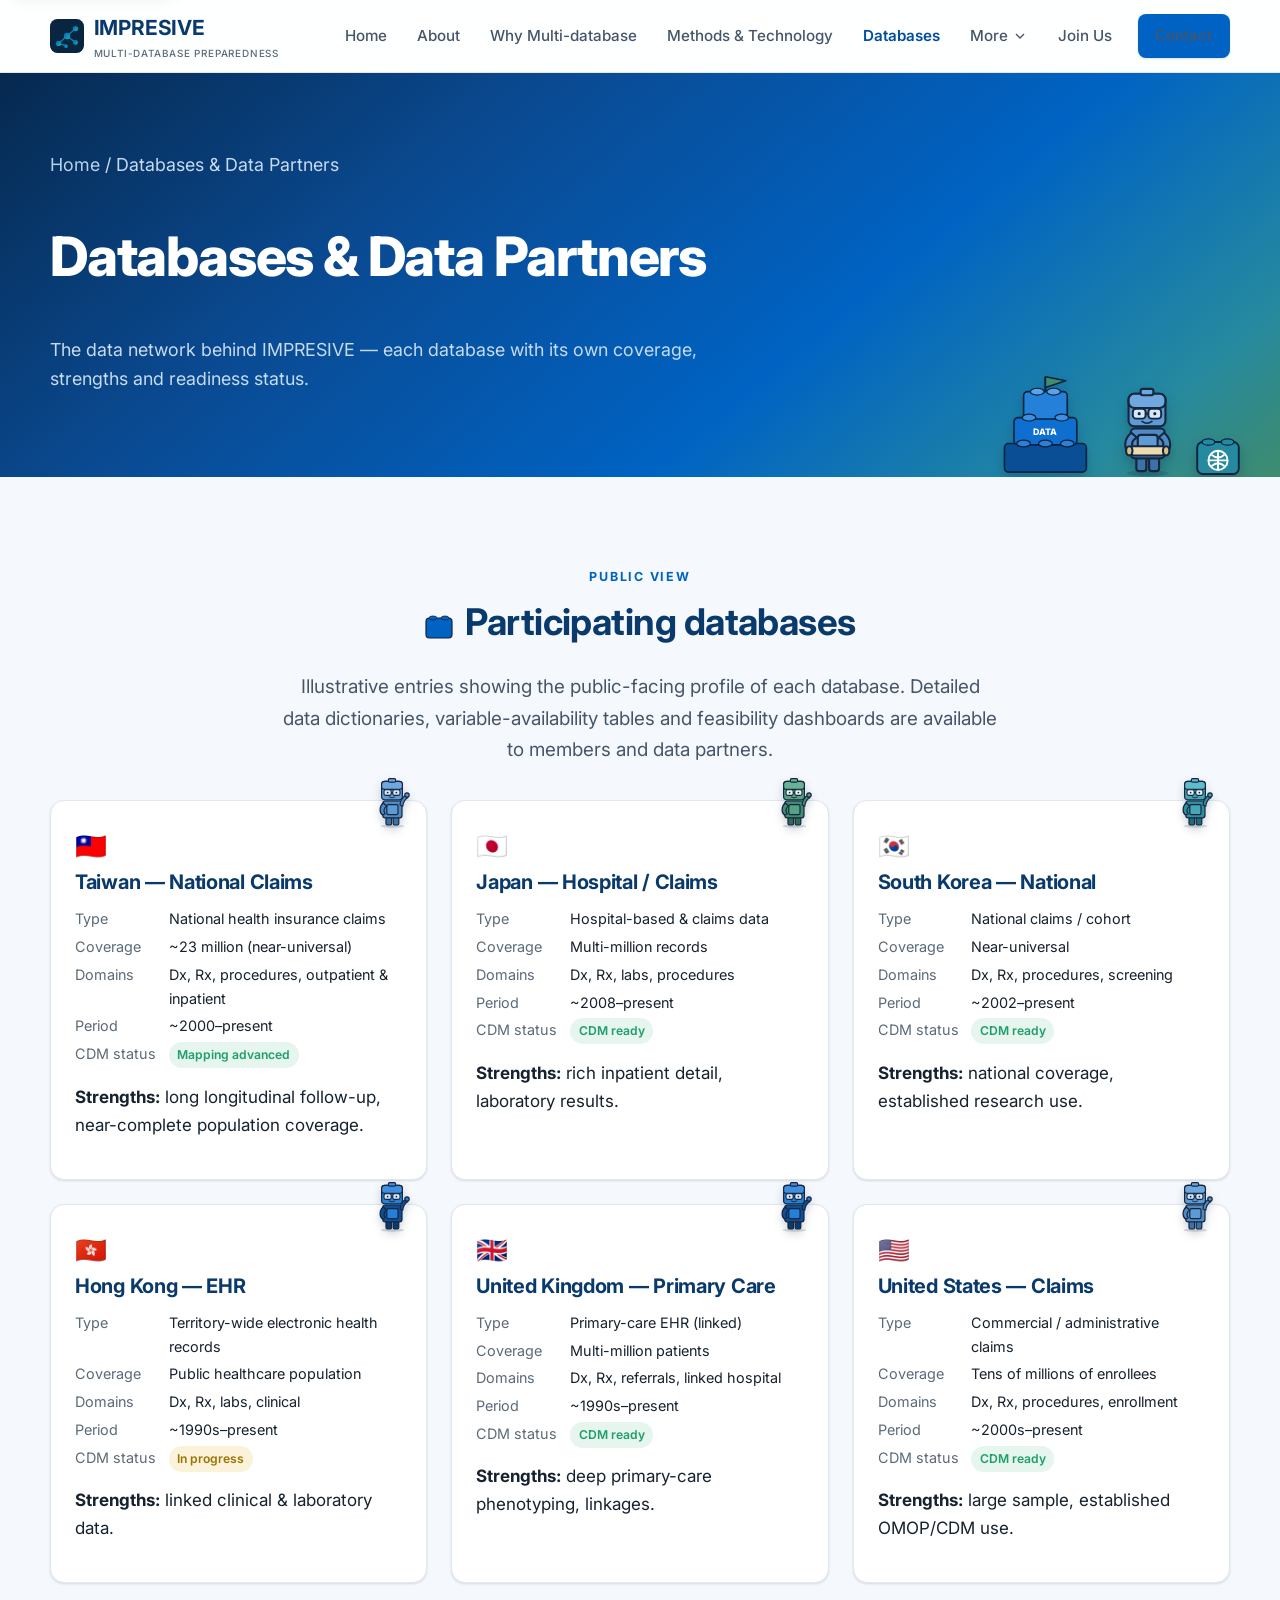
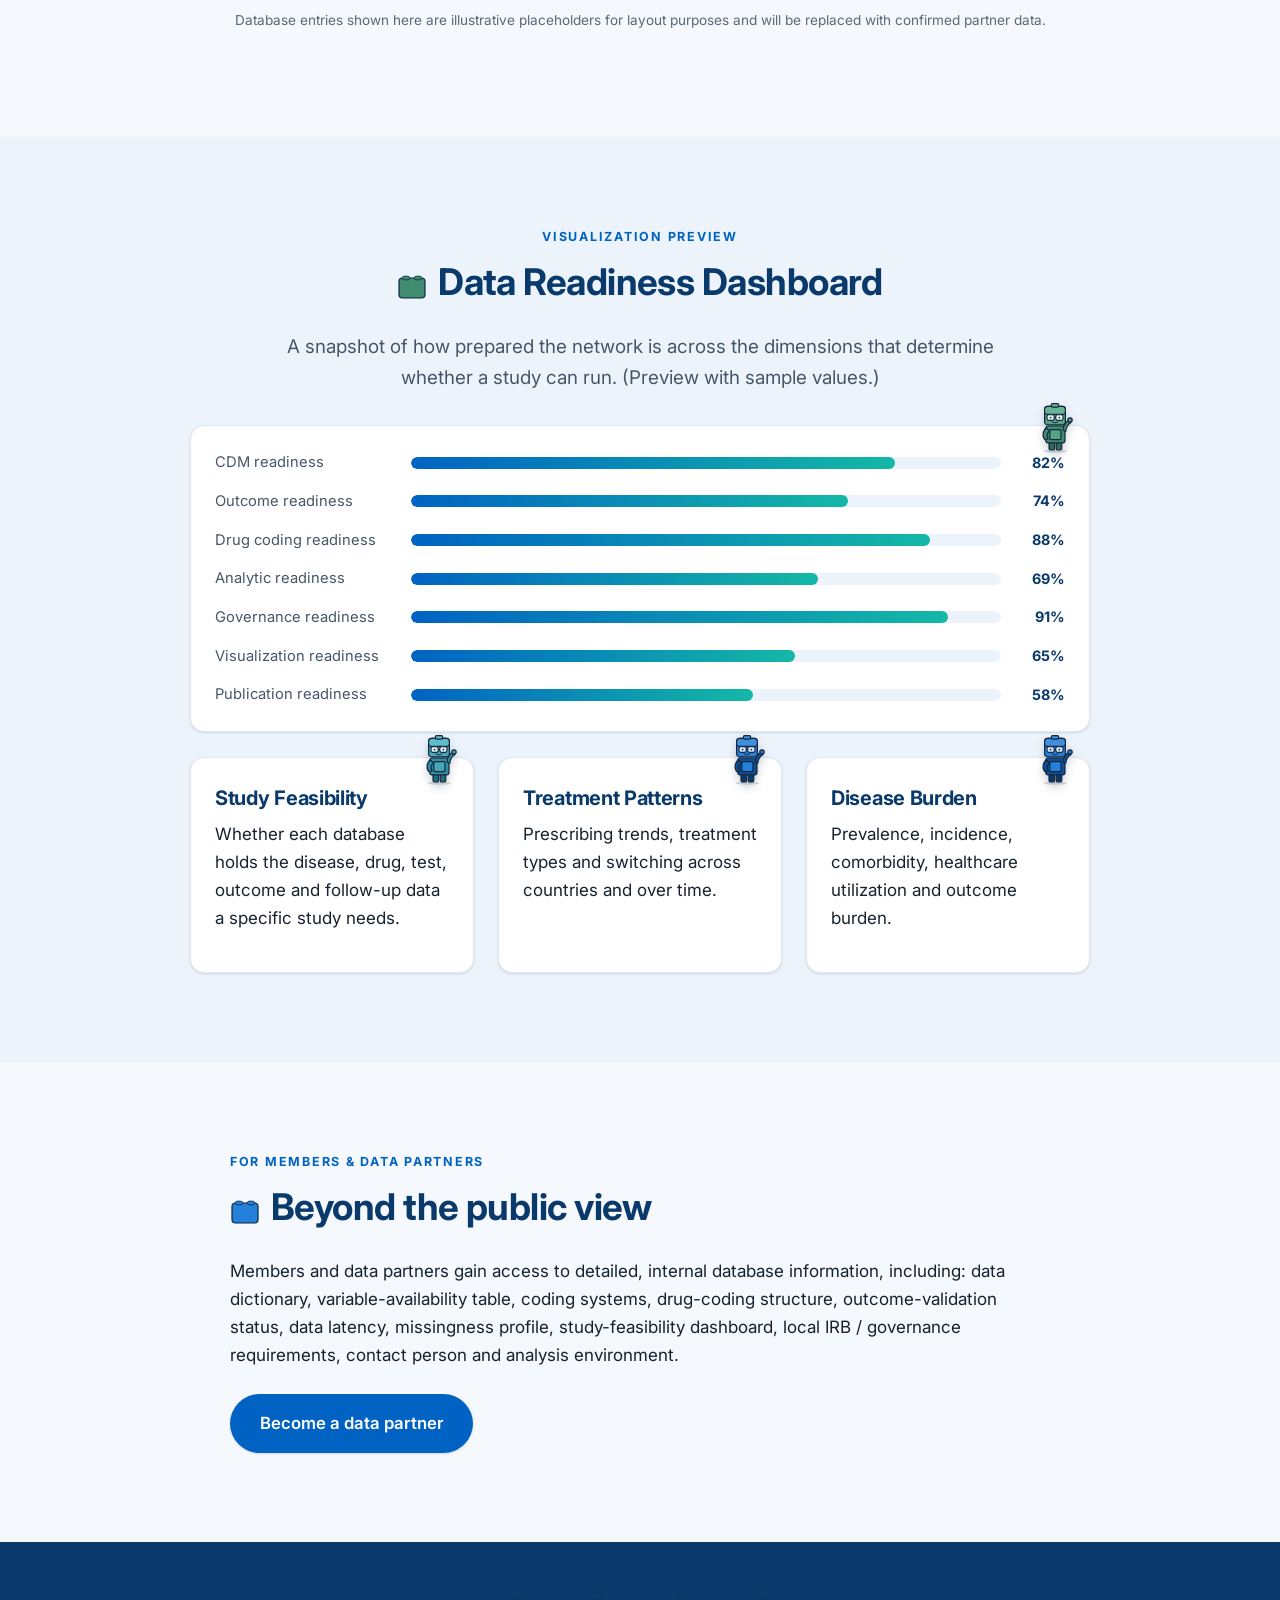
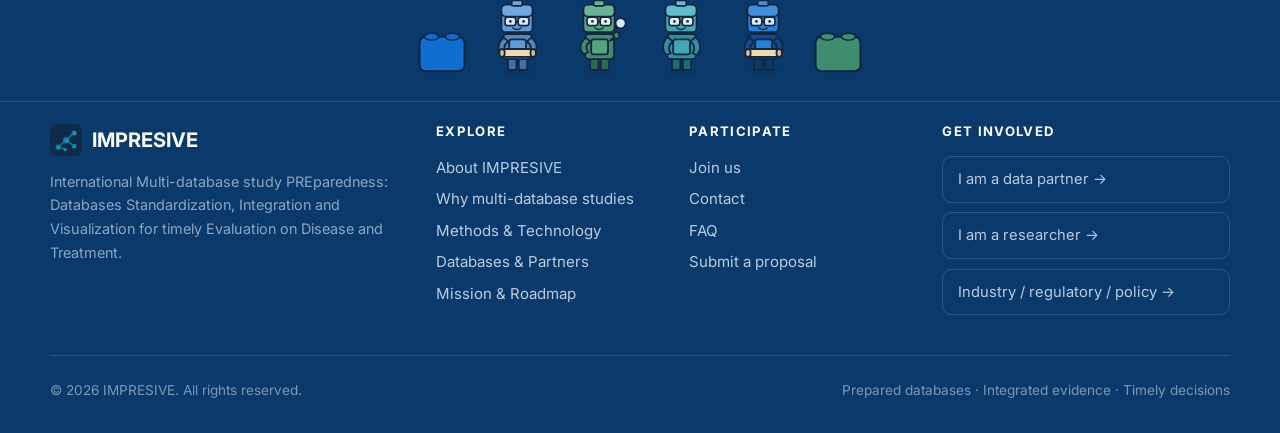
<file: databases.html>
<!DOCTYPE html>
<html lang="en">
<head>
  <meta charset="UTF-8" />
  <meta name="viewport" content="width=device-width, initial-scale=1.0" />
  <title>Databases &amp; Data Partners — IMPRESIVE</title>
  <meta name="description" content="The IMPRESIVE data network and database characteristics, with a data-readiness dashboard preview across standardization, CDM, governance and analytic readiness." />
  <link rel="icon" href="assets/img/favicon.svg" type="image/svg+xml" />
  <link rel="preconnect" href="https://fonts.googleapis.com" />
  <link rel="preconnect" href="https://fonts.gstatic.com" crossorigin />
  <link href="https://fonts.googleapis.com/css2?family=Inter:wght@400;500;600;700;800&display=swap" rel="stylesheet" />
  <link rel="stylesheet" href="assets/css/styles.css" />
</head>
<body data-page="databases">

  <header class="site-header">
    <div class="wrap nav">
      <a class="brand" href="index.html" aria-label="IMPRESIVE home">
        <svg class="mark" viewBox="0 0 64 64" aria-hidden="true"><defs><linearGradient id="bm" x1="0" y1="0" x2="1" y2="1"><stop offset="0" stop-color="#0063C3"/><stop offset="1" stop-color="#38B6E0"/></linearGradient></defs><rect width="64" height="64" rx="14" fill="#0A2540"/><g stroke="url(#bm)" stroke-width="2.4" fill="none" opacity=".9"><line x1="16" y1="46" x2="32" y2="32"/><line x1="32" y1="32" x2="48" y2="18"/><line x1="32" y1="32" x2="48" y2="44"/><line x1="16" y1="46" x2="30" y2="50"/></g><g fill="url(#bm)"><circle cx="16" cy="46" r="5"/><circle cx="32" cy="32" r="6"/><circle cx="48" cy="18" r="5"/><circle cx="48" cy="44" r="4.5"/><circle cx="30" cy="51" r="3.5"/></g></svg>
        <span>IMPRESIVE<small>Multi-database Preparedness</small></span>
      </a>
      <button class="nav-toggle" aria-label="Toggle menu" aria-expanded="false" aria-controls="nav-links">
        <svg viewBox="0 0 24 24" fill="none" stroke="currentColor" stroke-width="2" stroke-linecap="round"><path d="M3 6h18M3 12h18M3 18h18"/></svg>
      </button>
      <nav class="nav-links" id="nav-links">
        <a href="index.html">Home</a>
        <a href="about.html">About</a>
        <a href="why.html">Why Multi-database</a>
        <a href="methods.html">Methods &amp; Technology</a>
        <a href="databases.html" aria-current="page">Databases</a>
        <a href="join.html">Join Us</a>
        <a class="btn btn--primary" href="contact.html">Contact</a>
      </nav>
    </div>
  </header>

  <main>
  <section class="page-hero">
    <div class="wrap">
      <p class="breadcrumb"><a href="index.html">Home</a> / Databases &amp; Data Partners</p>
      <h1>Databases &amp; Data Partners</h1>
      <p>The data network behind IMPRESIVE — each database with its own coverage, strengths and readiness status.</p>
    </div>
  </section>

  <!-- Public database grid -->
  <section class="section">
    <div class="wrap">
      <div class="center" style="margin-bottom:2.2rem">
        <p class="eyebrow">Public view</p>
        <h2>Participating databases</h2>
        <p class="lead">Illustrative entries showing the public-facing profile of each database. Detailed
          data dictionaries, variable-availability tables and feasibility dashboards are available to members
          and data partners.</p>
      </div>
      <div class="grid cols-3">
        <article class="card card--hover db-card reveal">
          <span class="flag">🇹🇼</span>
          <h3>Taiwan — National Claims</h3>
          <dl class="meta">
            <dt>Type</dt><dd>National health insurance claims</dd>
            <dt>Coverage</dt><dd>~23 million (near-universal)</dd>
            <dt>Domains</dt><dd>Dx, Rx, procedures, outpatient &amp; inpatient</dd>
            <dt>Period</dt><dd>~2000–present</dd>
            <dt>CDM status</dt><dd><span class="pill pill--ok">Mapping advanced</span></dd>
          </dl>
          <p style="margin-top:.8rem"><strong>Strengths:</strong> long longitudinal follow-up, near-complete population coverage.</p>
        </article>
        <article class="card card--hover db-card reveal">
          <span class="flag">🇯🇵</span>
          <h3>Japan — Hospital / Claims</h3>
          <dl class="meta">
            <dt>Type</dt><dd>Hospital-based &amp; claims data</dd>
            <dt>Coverage</dt><dd>Multi-million records</dd>
            <dt>Domains</dt><dd>Dx, Rx, labs, procedures</dd>
            <dt>Period</dt><dd>~2008–present</dd>
            <dt>CDM status</dt><dd><span class="pill pill--ok">CDM ready</span></dd>
          </dl>
          <p style="margin-top:.8rem"><strong>Strengths:</strong> rich inpatient detail, laboratory results.</p>
        </article>
        <article class="card card--hover db-card reveal">
          <span class="flag">🇰🇷</span>
          <h3>South Korea — National</h3>
          <dl class="meta">
            <dt>Type</dt><dd>National claims / cohort</dd>
            <dt>Coverage</dt><dd>Near-universal</dd>
            <dt>Domains</dt><dd>Dx, Rx, procedures, screening</dd>
            <dt>Period</dt><dd>~2002–present</dd>
            <dt>CDM status</dt><dd><span class="pill pill--ok">CDM ready</span></dd>
          </dl>
          <p style="margin-top:.8rem"><strong>Strengths:</strong> national coverage, established research use.</p>
        </article>
        <article class="card card--hover db-card reveal">
          <span class="flag">🇭🇰</span>
          <h3>Hong Kong — EHR</h3>
          <dl class="meta">
            <dt>Type</dt><dd>Territory-wide electronic health records</dd>
            <dt>Coverage</dt><dd>Public healthcare population</dd>
            <dt>Domains</dt><dd>Dx, Rx, labs, clinical</dd>
            <dt>Period</dt><dd>~1990s–present</dd>
            <dt>CDM status</dt><dd><span class="pill pill--warn">In progress</span></dd>
          </dl>
          <p style="margin-top:.8rem"><strong>Strengths:</strong> linked clinical &amp; laboratory data.</p>
        </article>
        <article class="card card--hover db-card reveal">
          <span class="flag">🇬🇧</span>
          <h3>United Kingdom — Primary Care</h3>
          <dl class="meta">
            <dt>Type</dt><dd>Primary-care EHR (linked)</dd>
            <dt>Coverage</dt><dd>Multi-million patients</dd>
            <dt>Domains</dt><dd>Dx, Rx, referrals, linked hospital</dd>
            <dt>Period</dt><dd>~1990s–present</dd>
            <dt>CDM status</dt><dd><span class="pill pill--ok">CDM ready</span></dd>
          </dl>
          <p style="margin-top:.8rem"><strong>Strengths:</strong> deep primary-care phenotyping, linkages.</p>
        </article>
        <article class="card card--hover db-card reveal">
          <span class="flag">🇺🇸</span>
          <h3>United States — Claims</h3>
          <dl class="meta">
            <dt>Type</dt><dd>Commercial / administrative claims</dd>
            <dt>Coverage</dt><dd>Tens of millions of enrollees</dd>
            <dt>Domains</dt><dd>Dx, Rx, procedures, enrollment</dd>
            <dt>Period</dt><dd>~2000s–present</dd>
            <dt>CDM status</dt><dd><span class="pill pill--ok">CDM ready</span></dd>
          </dl>
          <p style="margin-top:.8rem"><strong>Strengths:</strong> large sample, established OMOP/CDM use.</p>
        </article>
      </div>
      <p class="form-note center" style="margin-top:1.6rem">Database entries shown here are illustrative
        placeholders for layout purposes and will be replaced with confirmed partner data.</p>
    </div>
  </section>

  <!-- Readiness dashboard (mock) -->
  <section class="section section--tint">
    <div class="wrap" style="max-width:900px">
      <div class="center" style="margin-bottom:2rem">
        <p class="eyebrow">Visualization preview</p>
        <h2>Data Readiness Dashboard</h2>
        <p class="lead">A snapshot of how prepared the network is across the dimensions that determine whether
          a study can run. (Preview with sample values.)</p>
      </div>
      <div class="card">
        <div class="readiness">
          <div class="row"><span class="name">CDM readiness</span><div class="bar"><i data-pct="82"></i></div><span class="pct">82%</span></div>
          <div class="row"><span class="name">Outcome readiness</span><div class="bar"><i data-pct="74"></i></div><span class="pct">74%</span></div>
          <div class="row"><span class="name">Drug coding readiness</span><div class="bar"><i data-pct="88"></i></div><span class="pct">88%</span></div>
          <div class="row"><span class="name">Analytic readiness</span><div class="bar"><i data-pct="69"></i></div><span class="pct">69%</span></div>
          <div class="row"><span class="name">Governance readiness</span><div class="bar"><i data-pct="91"></i></div><span class="pct">91%</span></div>
          <div class="row"><span class="name">Visualization readiness</span><div class="bar"><i data-pct="65"></i></div><span class="pct">65%</span></div>
          <div class="row"><span class="name">Publication readiness</span><div class="bar"><i data-pct="58"></i></div><span class="pct">58%</span></div>
        </div>
      </div>
      <div class="grid cols-3" style="margin-top:1.6rem">
        <div class="card reveal"><h3>Study Feasibility</h3><p>Whether each database holds the disease, drug, test, outcome and follow-up data a specific study needs.</p></div>
        <div class="card reveal"><h3>Treatment Patterns</h3><p>Prescribing trends, treatment types and switching across countries and over time.</p></div>
        <div class="card reveal"><h3>Disease Burden</h3><p>Prevalence, incidence, comorbidity, healthcare utilization and outcome burden.</p></div>
      </div>
    </div>
  </section>

  <!-- Members-only note -->
  <section class="section">
    <div class="wrap" style="max-width:820px">
      <p class="eyebrow">For members &amp; data partners</p>
      <h2>Beyond the public view</h2>
      <p>Members and data partners gain access to detailed, internal database information, including: data
        dictionary, variable-availability table, coding systems, drug-coding structure, outcome-validation
        status, data latency, missingness profile, study-feasibility dashboard, local IRB / governance
        requirements, contact person and analysis environment.</p>
      <a class="btn btn--primary btn--lg" href="join.html#data-partners" style="margin-top:.6rem">Become a data partner</a>
    </div>
  </section>
  </main>

  <footer class="site-footer">
    <div class="wrap">
      <div class="footer-grid">
        <div>
          <div class="fbrand">
            <svg class="mark" viewBox="0 0 64 64" aria-hidden="true"><defs><linearGradient id="fm" x1="0" y1="0" x2="1" y2="1"><stop offset="0" stop-color="#0063C3"/><stop offset="1" stop-color="#38B6E0"/></linearGradient></defs><rect width="64" height="64" rx="14" fill="#102a4a"/><g stroke="url(#fm)" stroke-width="2.4" fill="none"><line x1="16" y1="46" x2="32" y2="32"/><line x1="32" y1="32" x2="48" y2="18"/><line x1="32" y1="32" x2="48" y2="44"/></g><g fill="url(#fm)"><circle cx="16" cy="46" r="5"/><circle cx="32" cy="32" r="6"/><circle cx="48" cy="18" r="5"/><circle cx="48" cy="44" r="4.5"/></g></svg>
            IMPRESIVE
          </div>
          <p class="full">International Multi-database study PREparedness: Databases Standardization,
            Integration and Visualization for timely Evaluation on Disease and Treatment.</p>
        </div>
        <div><h4>Explore</h4><ul>
          <li><a href="about.html">About IMPRESIVE</a></li>
          <li><a href="why.html">Why multi-database studies</a></li>
          <li><a href="methods.html">Methods &amp; Technology</a></li>
          <li><a href="databases.html">Databases &amp; Partners</a></li>
        </ul></div>
        <div><h4>Participate</h4><ul>
          <li><a href="join.html">Join us</a></li>
          <li><a href="contact.html">Contact</a></li>
          <li><a href="join.html#proposal">Submit a proposal</a></li>
        </ul></div>
        <div><h4>Get involved</h4><div class="footer-cta">
          <a href="join.html#data-partners">I am a data partner →</a>
          <a href="join.html#researchers">I am a researcher →</a>
          <a href="join.html#decision-partners">Industry / regulatory / policy →</a>
        </div></div>
      </div>
      <div class="footer-bottom">
        <span>© <span id="year">2026</span> IMPRESIVE. All rights reserved.</span>
        <span>Prepared databases · Integrated evidence · Timely decisions</span>
      </div>
    </div>
  </footer>

  <script src="assets/js/main.js"></script>
</body>
</html>
</file>
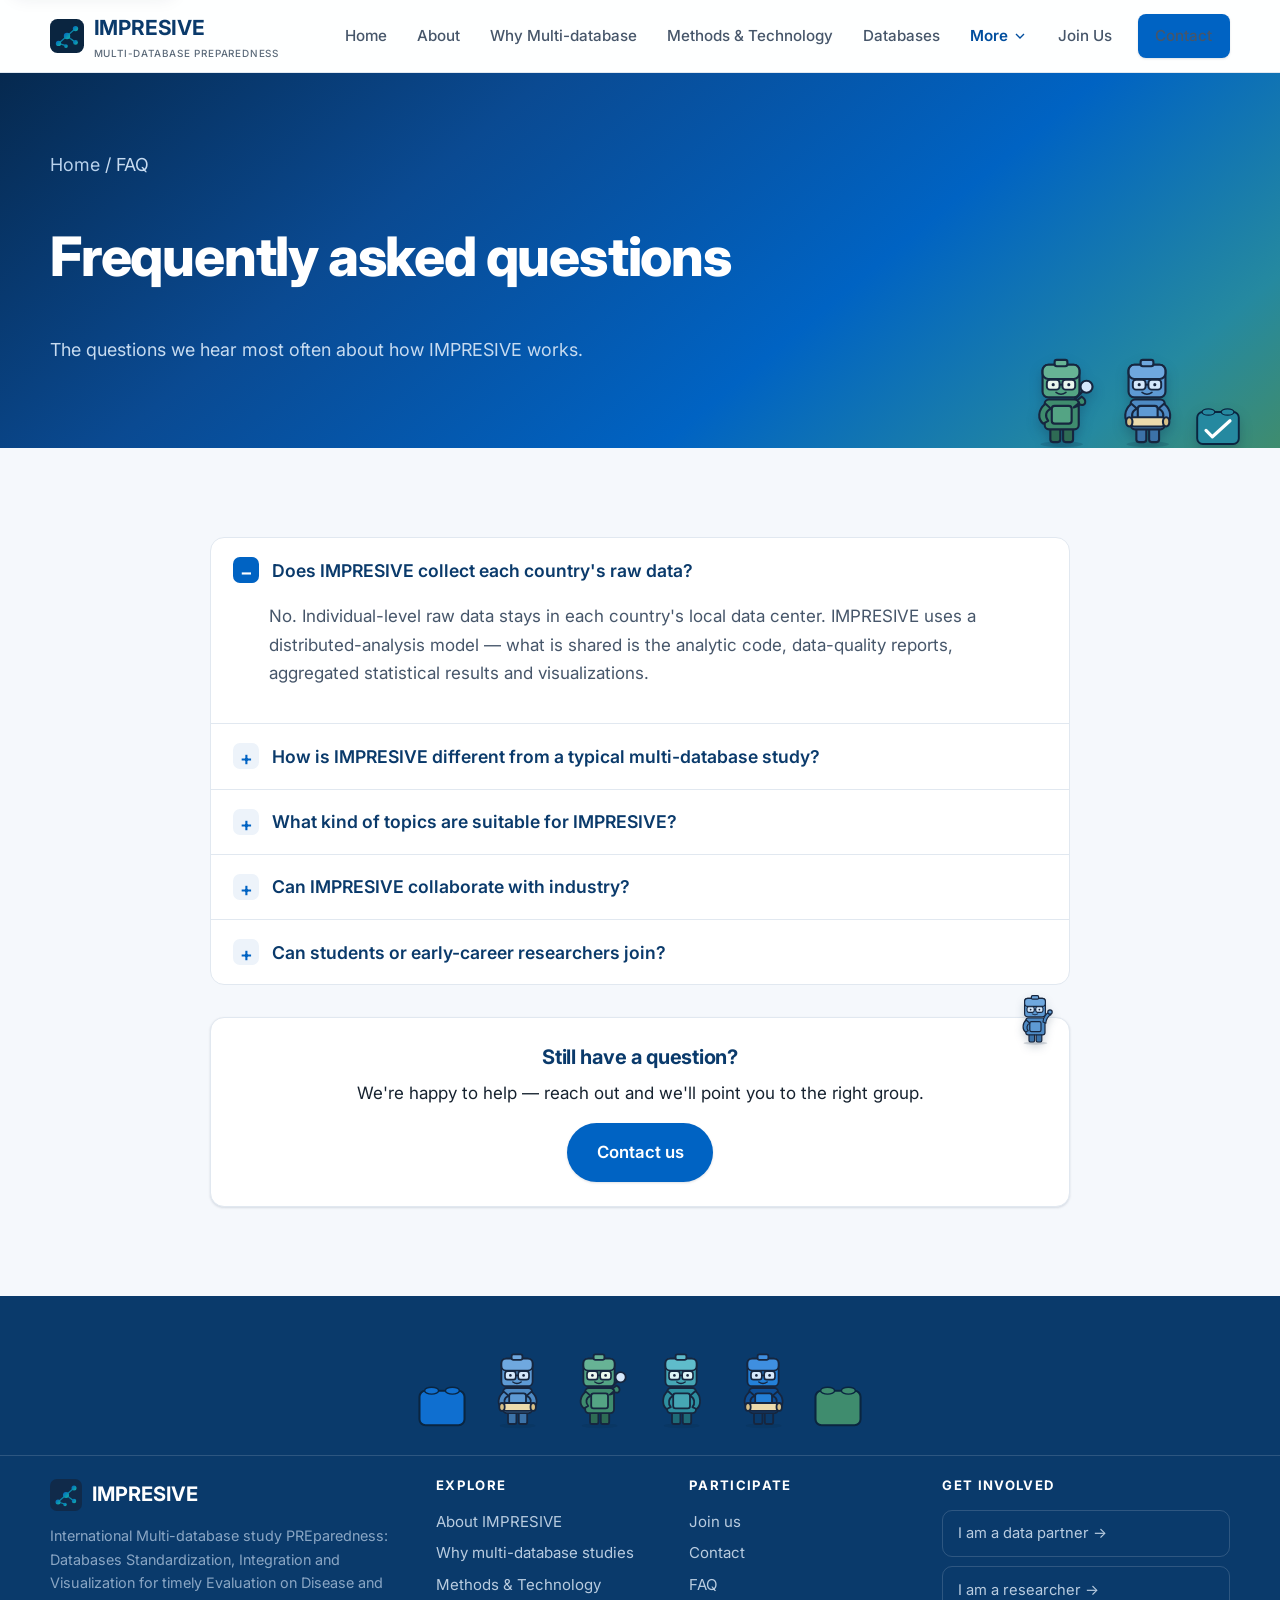
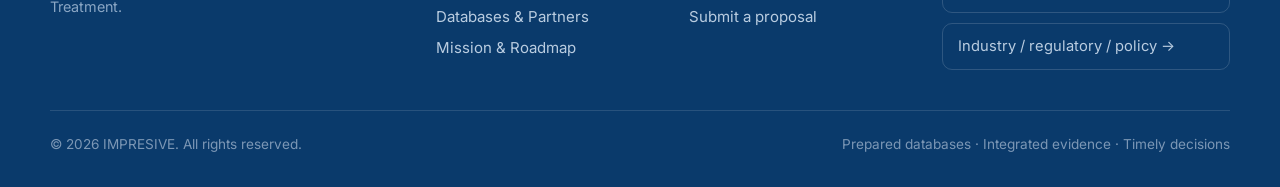
<file: faq.html>
<!DOCTYPE html>
<html lang="en">
<head>
  <meta charset="UTF-8" />
  <meta name="viewport" content="width=device-width, initial-scale=1.0" />
  <title>FAQ — IMPRESIVE</title>
  <meta name="description" content="Frequently asked questions about IMPRESIVE — data handling, how it differs from a typical multi-database study, suitable topics, industry collaboration and student participation." />
  <link rel="icon" href="assets/img/favicon.svg" type="image/svg+xml" />
  <link rel="preconnect" href="https://fonts.googleapis.com" />
  <link rel="preconnect" href="https://fonts.gstatic.com" crossorigin />
  <link href="https://fonts.googleapis.com/css2?family=Inter:wght@400;500;600;700;800&display=swap" rel="stylesheet" />
  <link rel="stylesheet" href="assets/css/styles.css" />
</head>
<body data-page="faq">
  <header class="site-header"></header>

  <main>
  <section class="page-hero">
    <div class="wrap">
      <p class="breadcrumb"><a href="index.html">Home</a> / FAQ</p>
      <h1>Frequently asked questions</h1>
      <p>The questions we hear most often about how IMPRESIVE works.</p>
    </div>
  </section>

  <section class="section">
    <div class="wrap" style="max-width:860px">
      <div class="accordion reveal">
        <details open>
          <summary>Does IMPRESIVE collect each country's raw data?</summary>
          <div class="body">
            <p>No. Individual-level raw data stays in each country's local data center. IMPRESIVE uses a
              distributed-analysis model — what is shared is the analytic code, data-quality reports,
              aggregated statistical results and visualizations.</p>
          </div>
        </details>
        <details>
          <summary>How is IMPRESIVE different from a typical multi-database study?</summary>
          <div class="body">
            <p>IMPRESIVE is not just a multi-database study. It is an integrated platform that emphasizes
              research preparedness, database standardization, integrated analysis workflows, results
              visualization, distributed analysis, reproducibility, transportability and decision
              interpretation.</p>
          </div>
        </details>
        <details>
          <summary>What kind of topics are suitable for IMPRESIVE?</summary>
          <div class="body">
            <p>Topics that need cross-national comparison, rare-event research, extrapolation /
              transportability assessment, post-marketing surveillance, disease-burden evaluation,
              treatment-pattern analysis, or clinical and policy decision support.</p>
          </div>
        </details>
        <details>
          <summary>Can IMPRESIVE collaborate with industry?</summary>
          <div class="body">
            <p>Yes — with clear governance, scientific review, transparent methods, conflict-of-interest
              disclosure and a defined publication policy.</p>
          </div>
        </details>
        <details>
          <summary>Can students or early-career researchers join?</summary>
          <div class="body">
            <p>Yes. Students and early-career researchers can take part through the training program, the
              simulation lab, analysis-module development, dashboard development, or a concrete research
              project.</p>
          </div>
        </details>
      </div>

      <div class="card reveal" style="margin-top:2rem;text-align:center">
        <h3>Still have a question?</h3>
        <p>We're happy to help — reach out and we'll point you to the right group.</p>
        <a class="btn btn--primary btn--lg" href="contact.html">Contact us</a>
      </div>
    </div>
  </section>
  </main>

  <footer class="site-footer"></footer>
  <script src="assets/js/main.js"></script>
</body>
</html>
</file>
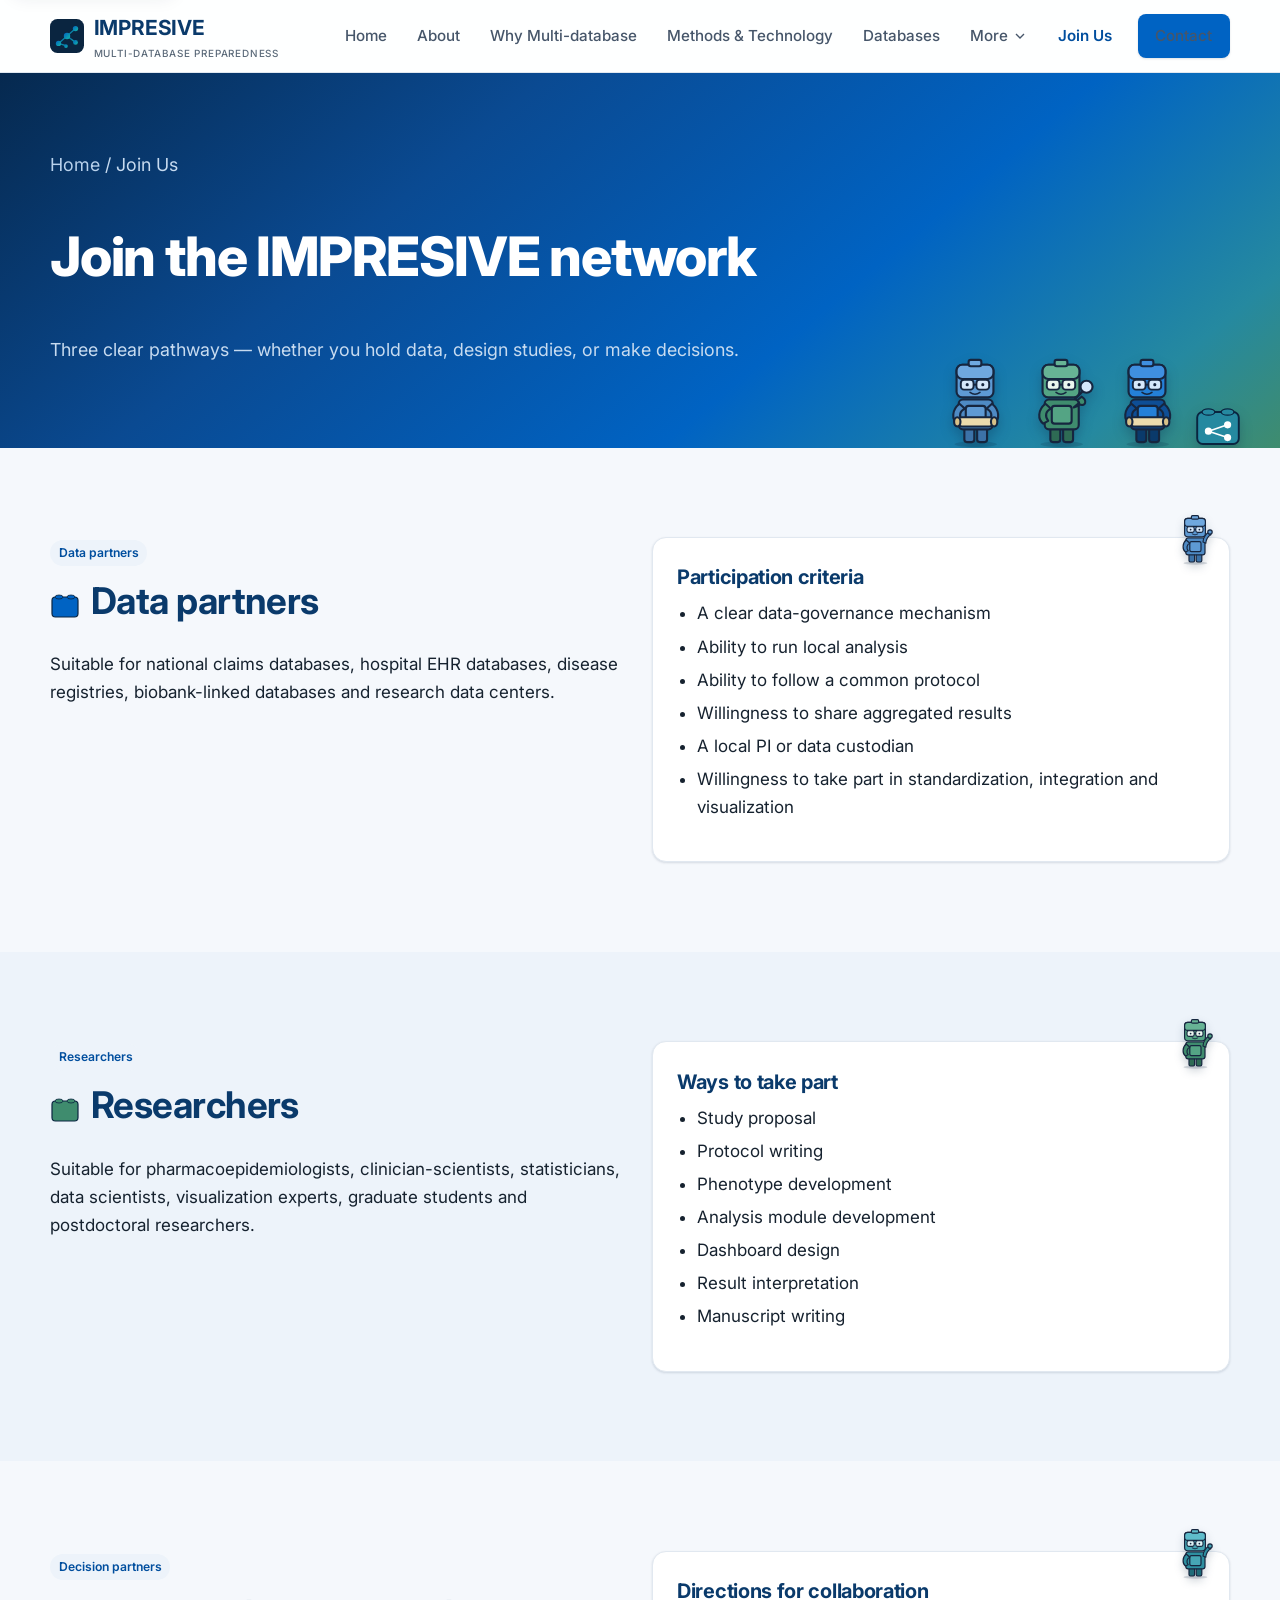
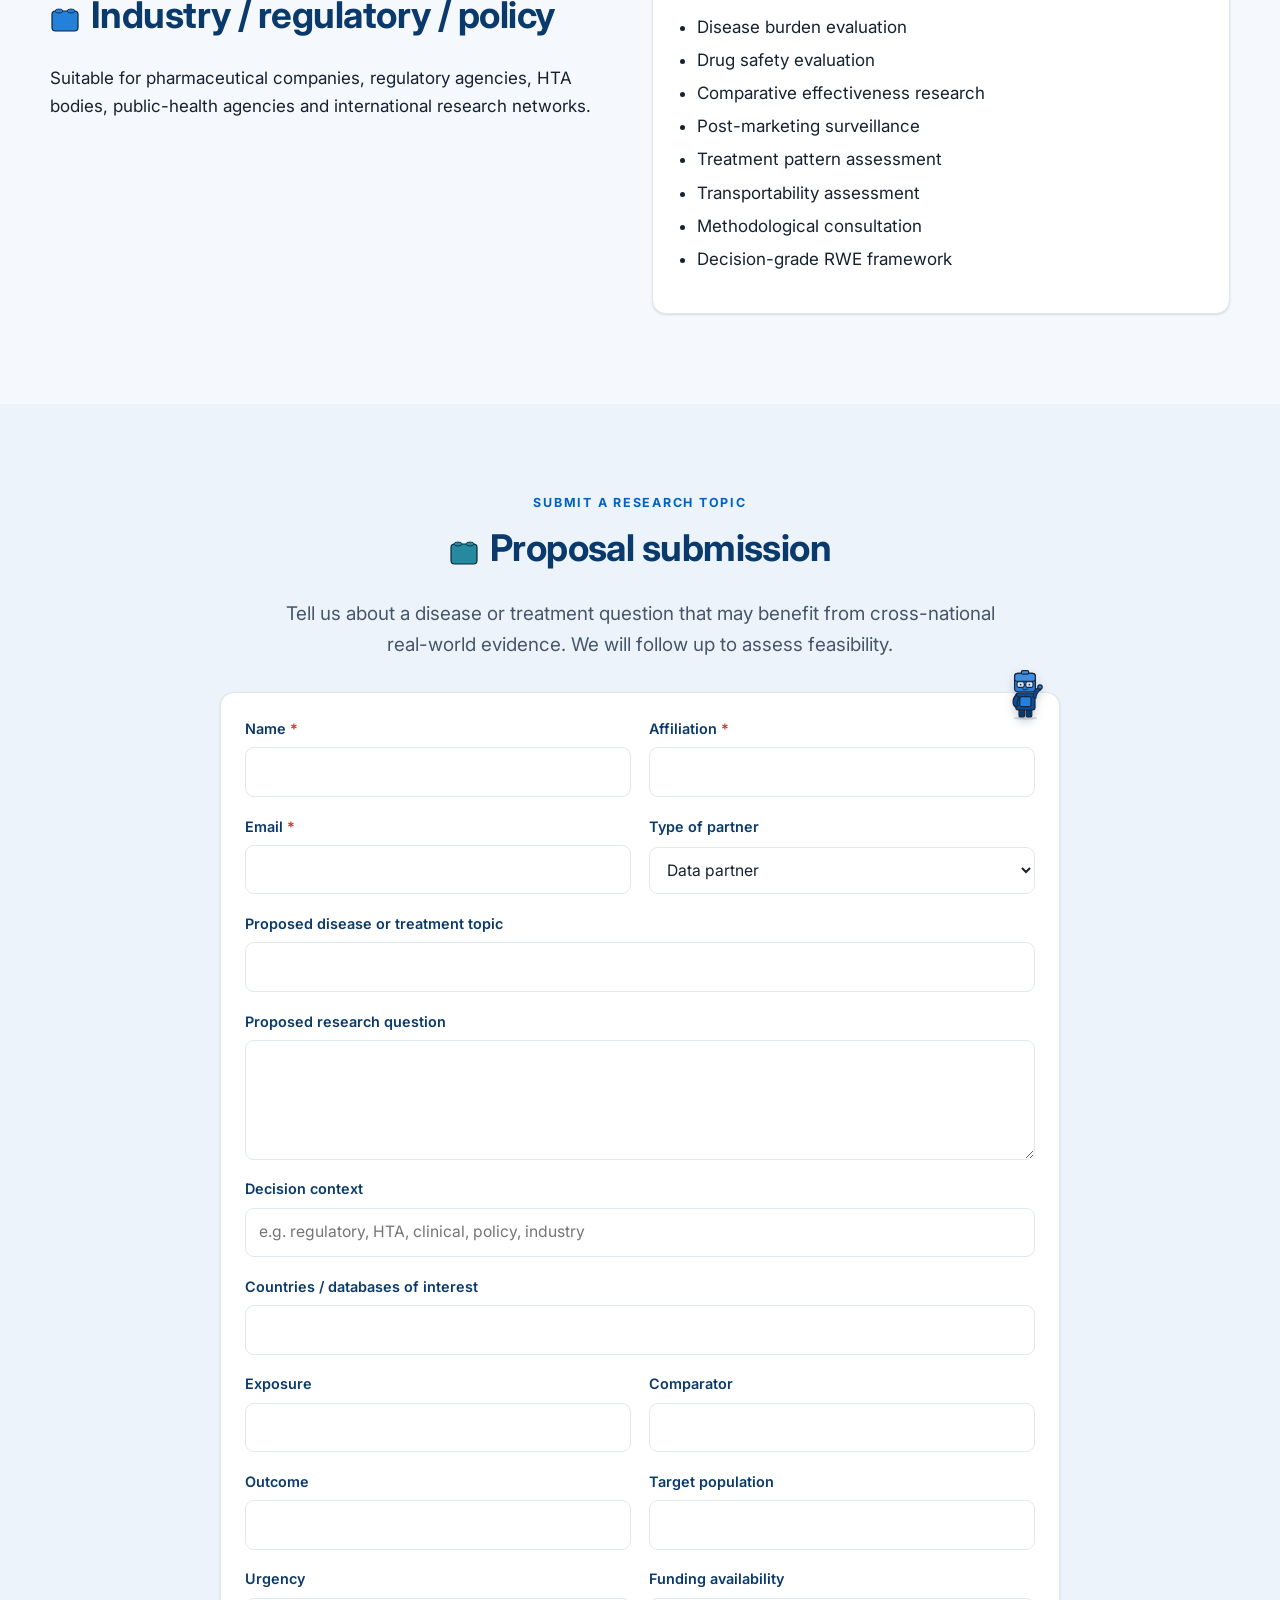
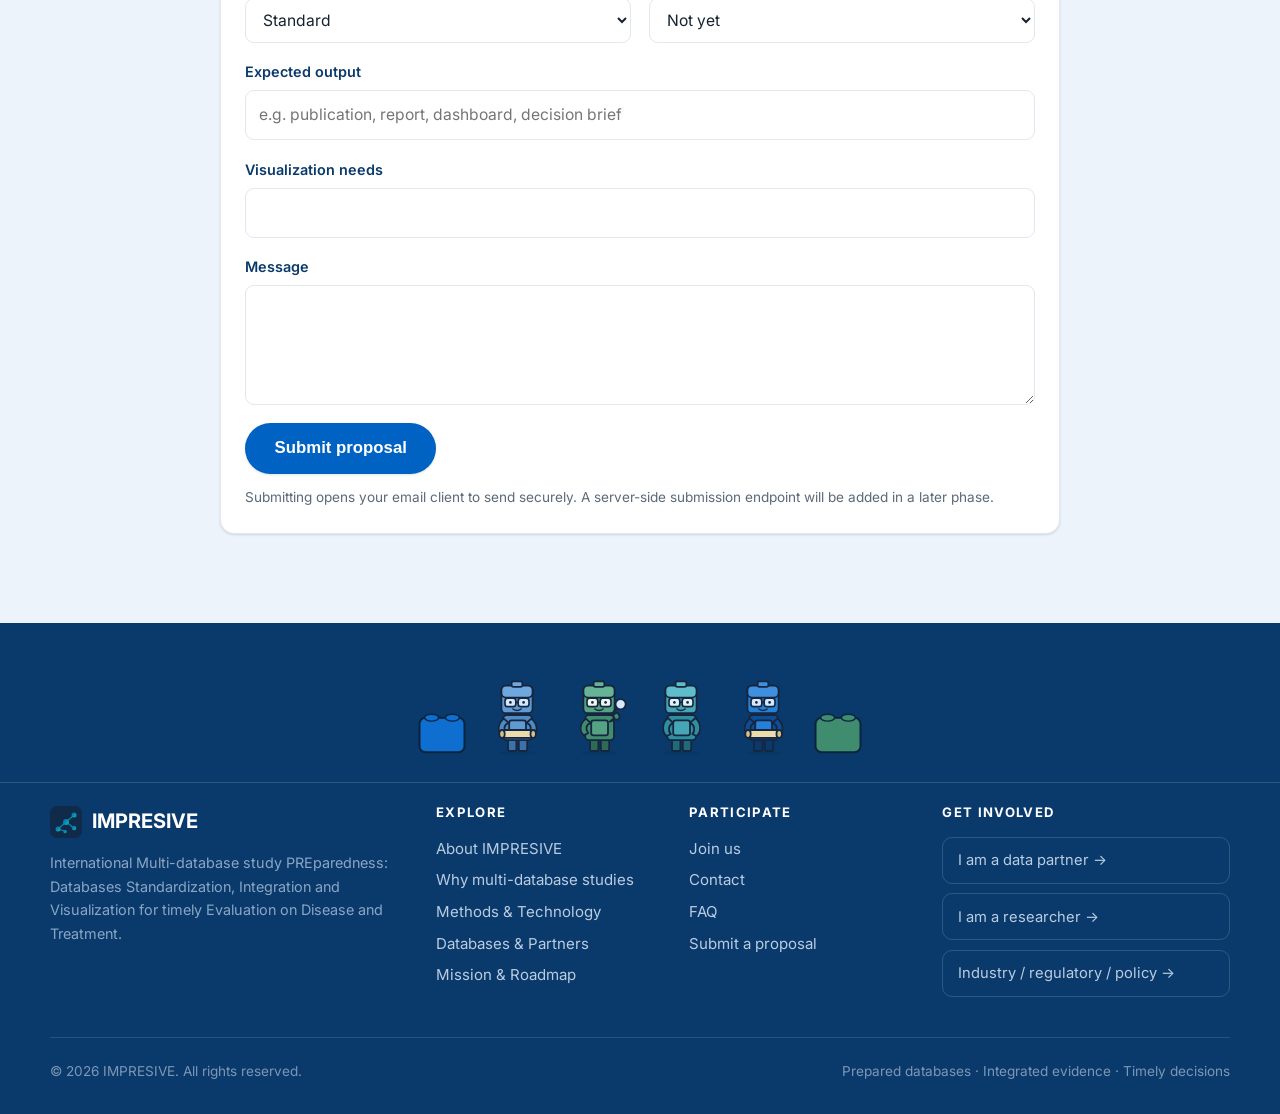
<file: join.html>
<!DOCTYPE html>
<html lang="en">
<head>
  <meta charset="UTF-8" />
  <meta name="viewport" content="width=device-width, initial-scale=1.0" />
  <title>Join Us — IMPRESIVE</title>
  <meta name="description" content="Pathways to join IMPRESIVE as a data partner, researcher, or industry / regulatory / policy partner — including a research-proposal submission form." />
  <link rel="icon" href="assets/img/favicon.svg" type="image/svg+xml" />
  <link rel="preconnect" href="https://fonts.googleapis.com" />
  <link rel="preconnect" href="https://fonts.gstatic.com" crossorigin />
  <link href="https://fonts.googleapis.com/css2?family=Inter:wght@400;500;600;700;800&display=swap" rel="stylesheet" />
  <link rel="stylesheet" href="assets/css/styles.css" />
</head>
<body data-page="join">

  <header class="site-header">
    <div class="wrap nav">
      <a class="brand" href="index.html" aria-label="IMPRESIVE home">
        <svg class="mark" viewBox="0 0 64 64" aria-hidden="true"><defs><linearGradient id="bm" x1="0" y1="0" x2="1" y2="1"><stop offset="0" stop-color="#0063C3"/><stop offset="1" stop-color="#38B6E0"/></linearGradient></defs><rect width="64" height="64" rx="14" fill="#0A2540"/><g stroke="url(#bm)" stroke-width="2.4" fill="none" opacity=".9"><line x1="16" y1="46" x2="32" y2="32"/><line x1="32" y1="32" x2="48" y2="18"/><line x1="32" y1="32" x2="48" y2="44"/><line x1="16" y1="46" x2="30" y2="50"/></g><g fill="url(#bm)"><circle cx="16" cy="46" r="5"/><circle cx="32" cy="32" r="6"/><circle cx="48" cy="18" r="5"/><circle cx="48" cy="44" r="4.5"/><circle cx="30" cy="51" r="3.5"/></g></svg>
        <span>IMPRESIVE<small>Multi-database Preparedness</small></span>
      </a>
      <button class="nav-toggle" aria-label="Toggle menu" aria-expanded="false" aria-controls="nav-links">
        <svg viewBox="0 0 24 24" fill="none" stroke="currentColor" stroke-width="2" stroke-linecap="round"><path d="M3 6h18M3 12h18M3 18h18"/></svg>
      </button>
      <nav class="nav-links" id="nav-links">
        <a href="index.html">Home</a>
        <a href="about.html">About</a>
        <a href="why.html">Why Multi-database</a>
        <a href="methods.html">Methods &amp; Technology</a>
        <a href="databases.html">Databases</a>
        <a href="join.html" aria-current="page">Join Us</a>
        <a class="btn btn--primary" href="contact.html">Contact</a>
      </nav>
    </div>
  </header>

  <main>
  <section class="page-hero">
    <div class="wrap">
      <p class="breadcrumb"><a href="index.html">Home</a> / Join Us</p>
      <h1>Join the IMPRESIVE network</h1>
      <p>Three clear pathways — whether you hold data, design studies, or make decisions.</p>
    </div>
  </section>

  <!-- Data partners -->
  <section class="section" id="data-partners">
    <div class="wrap">
      <div class="grid cols-2" style="align-items:start">
        <div>
          <span class="pill">Data partners</span>
          <h2 style="margin-top:.8rem">Data partners</h2>
          <p>Suitable for national claims databases, hospital EHR databases, disease registries,
            biobank-linked databases and research data centers.</p>
        </div>
        <div class="card reveal">
          <h3>Participation criteria</h3>
          <ul>
            <li>A clear data-governance mechanism</li>
            <li>Ability to run local analysis</li>
            <li>Ability to follow a common protocol</li>
            <li>Willingness to share aggregated results</li>
            <li>A local PI or data custodian</li>
            <li>Willingness to take part in standardization, integration and visualization</li>
          </ul>
        </div>
      </div>
    </div>
  </section>

  <!-- Researchers -->
  <section class="section section--tint" id="researchers">
    <div class="wrap">
      <div class="grid cols-2" style="align-items:start">
        <div>
          <span class="pill">Researchers</span>
          <h2 style="margin-top:.8rem">Researchers</h2>
          <p>Suitable for pharmacoepidemiologists, clinician-scientists, statisticians, data scientists,
            visualization experts, graduate students and postdoctoral researchers.</p>
        </div>
        <div class="card reveal">
          <h3>Ways to take part</h3>
          <ul>
            <li>Study proposal</li><li>Protocol writing</li>
            <li>Phenotype development</li><li>Analysis module development</li>
            <li>Dashboard design</li><li>Result interpretation</li>
            <li>Manuscript writing</li>
          </ul>
        </div>
      </div>
    </div>
  </section>

  <!-- Decision partners -->
  <section class="section" id="decision-partners">
    <div class="wrap">
      <div class="grid cols-2" style="align-items:start">
        <div>
          <span class="pill">Decision partners</span>
          <h2 style="margin-top:.8rem">Industry / regulatory / policy</h2>
          <p>Suitable for pharmaceutical companies, regulatory agencies, HTA bodies, public-health agencies
            and international research networks.</p>
        </div>
        <div class="card reveal">
          <h3>Directions for collaboration</h3>
          <ul>
            <li>Disease burden evaluation</li><li>Drug safety evaluation</li>
            <li>Comparative effectiveness research</li><li>Post-marketing surveillance</li>
            <li>Treatment pattern assessment</li><li>Transportability assessment</li>
            <li>Methodological consultation</li><li>Decision-grade RWE framework</li>
          </ul>
        </div>
      </div>
    </div>
  </section>

  <!-- Proposal form -->
  <section class="section section--tint" id="proposal">
    <div class="wrap" style="max-width:840px">
      <div class="center" style="margin-bottom:2rem">
        <p class="eyebrow">Submit a research topic</p>
        <h2>Proposal submission</h2>
        <p class="lead">Tell us about a disease or treatment question that may benefit from cross-national
          real-world evidence. We will follow up to assess feasibility.</p>
      </div>
      <form class="form card" data-mailto="contact@impresive.org" data-subject="IMPRESIVE research proposal">
        <div class="form-grid">
          <div class="field"><label>Name <span class="req">*</span></label><input name="Name" required /></div>
          <div class="field"><label>Affiliation <span class="req">*</span></label><input name="Affiliation" required /></div>
          <div class="field"><label>Email <span class="req">*</span></label><input type="email" name="Email" required /></div>
          <div class="field"><label>Type of partner</label>
            <select name="Partner type">
              <option>Data partner</option><option>Researcher</option>
              <option>Industry</option><option>Regulatory</option><option>Policy / HTA</option>
              <option>Student / early-career</option><option>Other</option>
            </select>
          </div>
        </div>
        <div class="field"><label>Proposed disease or treatment topic</label><input name="Topic" /></div>
        <div class="field"><label>Proposed research question</label><textarea name="Research question"></textarea></div>
        <div class="field"><label>Decision context</label><input name="Decision context" placeholder="e.g. regulatory, HTA, clinical, policy, industry" /></div>
        <div class="field"><label>Countries / databases of interest</label><input name="Countries / databases" /></div>
        <div class="form-grid">
          <div class="field"><label>Exposure</label><input name="Exposure" /></div>
          <div class="field"><label>Comparator</label><input name="Comparator" /></div>
          <div class="field"><label>Outcome</label><input name="Outcome" /></div>
          <div class="field"><label>Target population</label><input name="Target population" /></div>
          <div class="field"><label>Urgency</label>
            <select name="Urgency"><option>Standard</option><option>Time-sensitive</option><option>Urgent</option></select>
          </div>
          <div class="field"><label>Funding availability</label>
            <select name="Funding"><option>Not yet</option><option>Partial</option><option>Secured</option><option>Seeking together</option></select>
          </div>
        </div>
        <div class="field"><label>Expected output</label><input name="Expected output" placeholder="e.g. publication, report, dashboard, decision brief" /></div>
        <div class="field"><label>Visualization needs</label><input name="Visualization needs" /></div>
        <div class="field"><label>Message</label><textarea name="Message"></textarea></div>
        <div class="form-status" role="status"></div>
        <div>
          <button type="submit" class="btn btn--primary btn--lg">Submit proposal</button>
          <p class="form-note" style="margin-top:.8rem">Submitting opens your email client to send securely.
            A server-side submission endpoint will be added in a later phase.</p>
        </div>
      </form>
    </div>
  </section>
  </main>

  <footer class="site-footer">
    <div class="wrap">
      <div class="footer-grid">
        <div>
          <div class="fbrand">
            <svg class="mark" viewBox="0 0 64 64" aria-hidden="true"><defs><linearGradient id="fm" x1="0" y1="0" x2="1" y2="1"><stop offset="0" stop-color="#0063C3"/><stop offset="1" stop-color="#38B6E0"/></linearGradient></defs><rect width="64" height="64" rx="14" fill="#102a4a"/><g stroke="url(#fm)" stroke-width="2.4" fill="none"><line x1="16" y1="46" x2="32" y2="32"/><line x1="32" y1="32" x2="48" y2="18"/><line x1="32" y1="32" x2="48" y2="44"/></g><g fill="url(#fm)"><circle cx="16" cy="46" r="5"/><circle cx="32" cy="32" r="6"/><circle cx="48" cy="18" r="5"/><circle cx="48" cy="44" r="4.5"/></g></svg>
            IMPRESIVE
          </div>
          <p class="full">International Multi-database study PREparedness: Databases Standardization,
            Integration and Visualization for timely Evaluation on Disease and Treatment.</p>
        </div>
        <div><h4>Explore</h4><ul>
          <li><a href="about.html">About IMPRESIVE</a></li>
          <li><a href="why.html">Why multi-database studies</a></li>
          <li><a href="methods.html">Methods &amp; Technology</a></li>
          <li><a href="databases.html">Databases &amp; Partners</a></li>
        </ul></div>
        <div><h4>Participate</h4><ul>
          <li><a href="join.html">Join us</a></li>
          <li><a href="contact.html">Contact</a></li>
          <li><a href="join.html#proposal">Submit a proposal</a></li>
        </ul></div>
        <div><h4>Get involved</h4><div class="footer-cta">
          <a href="join.html#data-partners">I am a data partner →</a>
          <a href="join.html#researchers">I am a researcher →</a>
          <a href="join.html#decision-partners">Industry / regulatory / policy →</a>
        </div></div>
      </div>
      <div class="footer-bottom">
        <span>© <span id="year">2026</span> IMPRESIVE. All rights reserved.</span>
        <span>Prepared databases · Integrated evidence · Timely decisions</span>
      </div>
    </div>
  </footer>

  <script src="assets/js/main.js"></script>
</body>
</html>
</file>
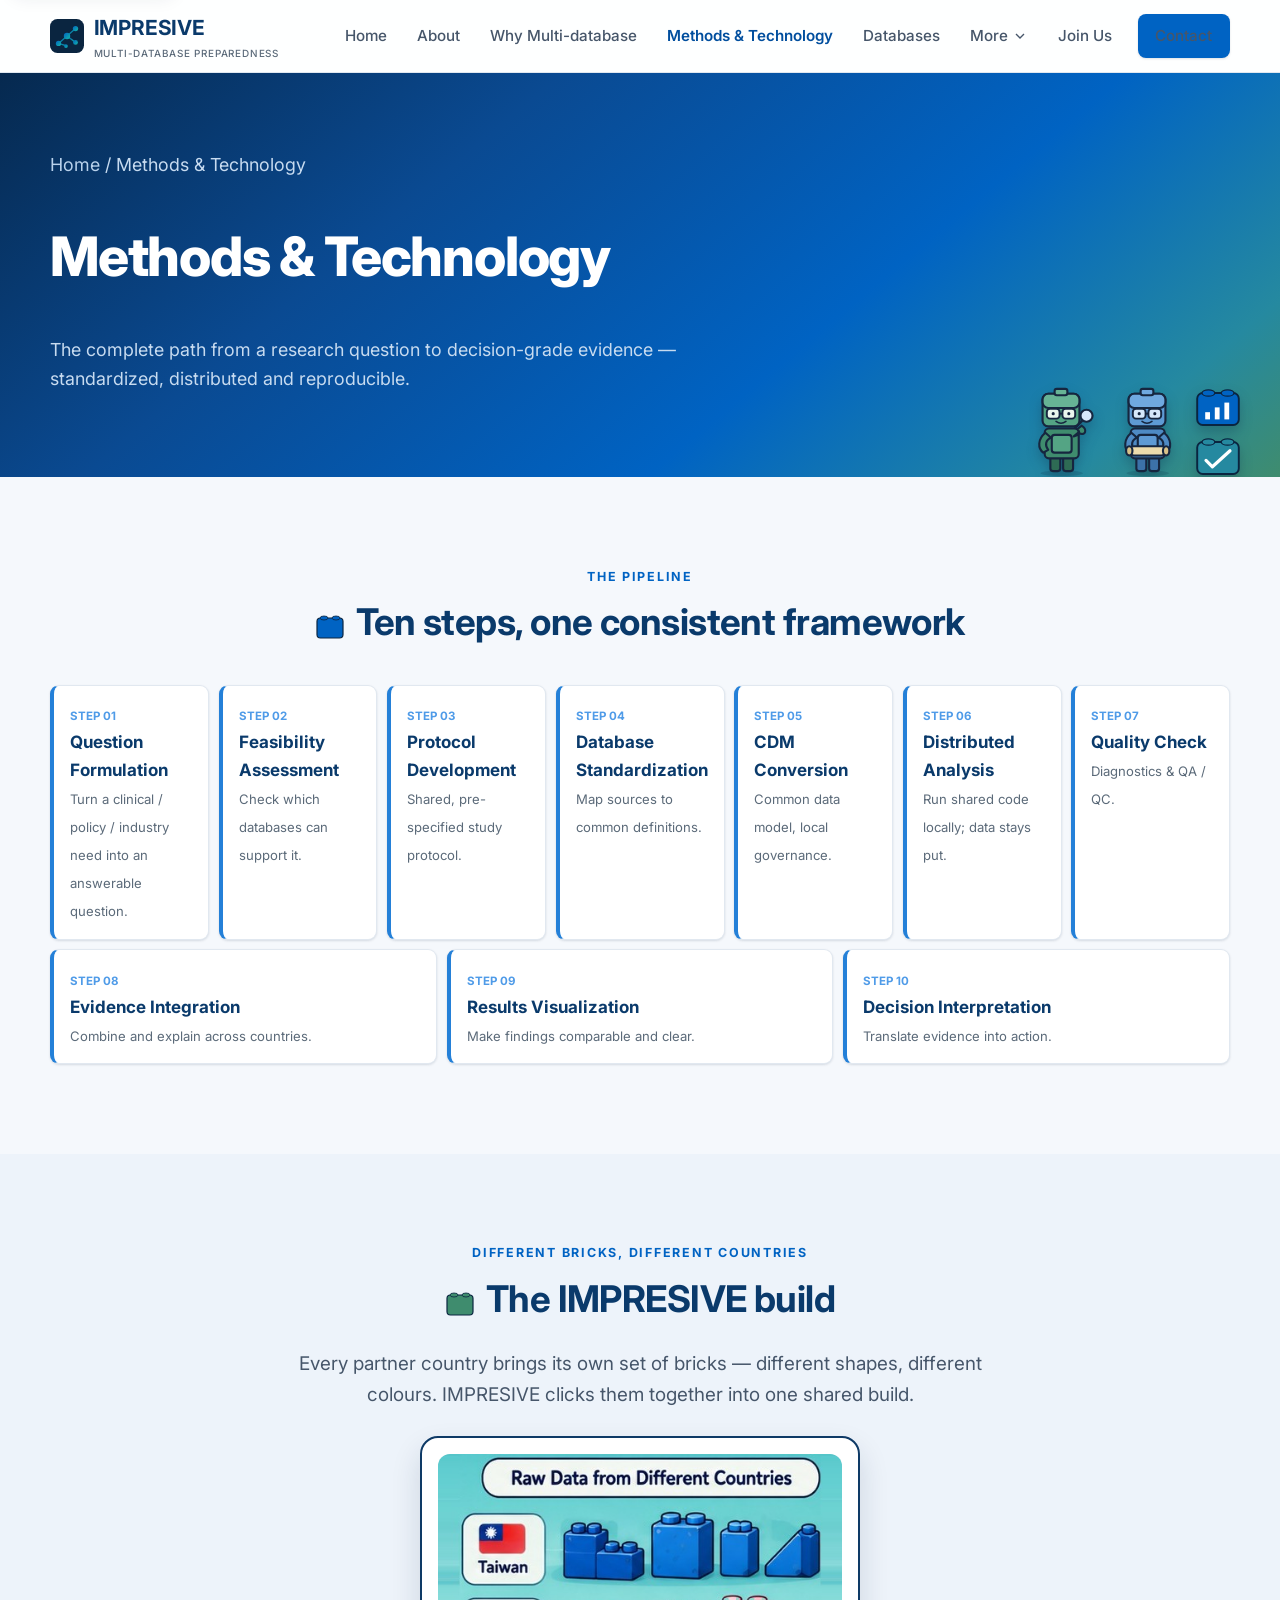
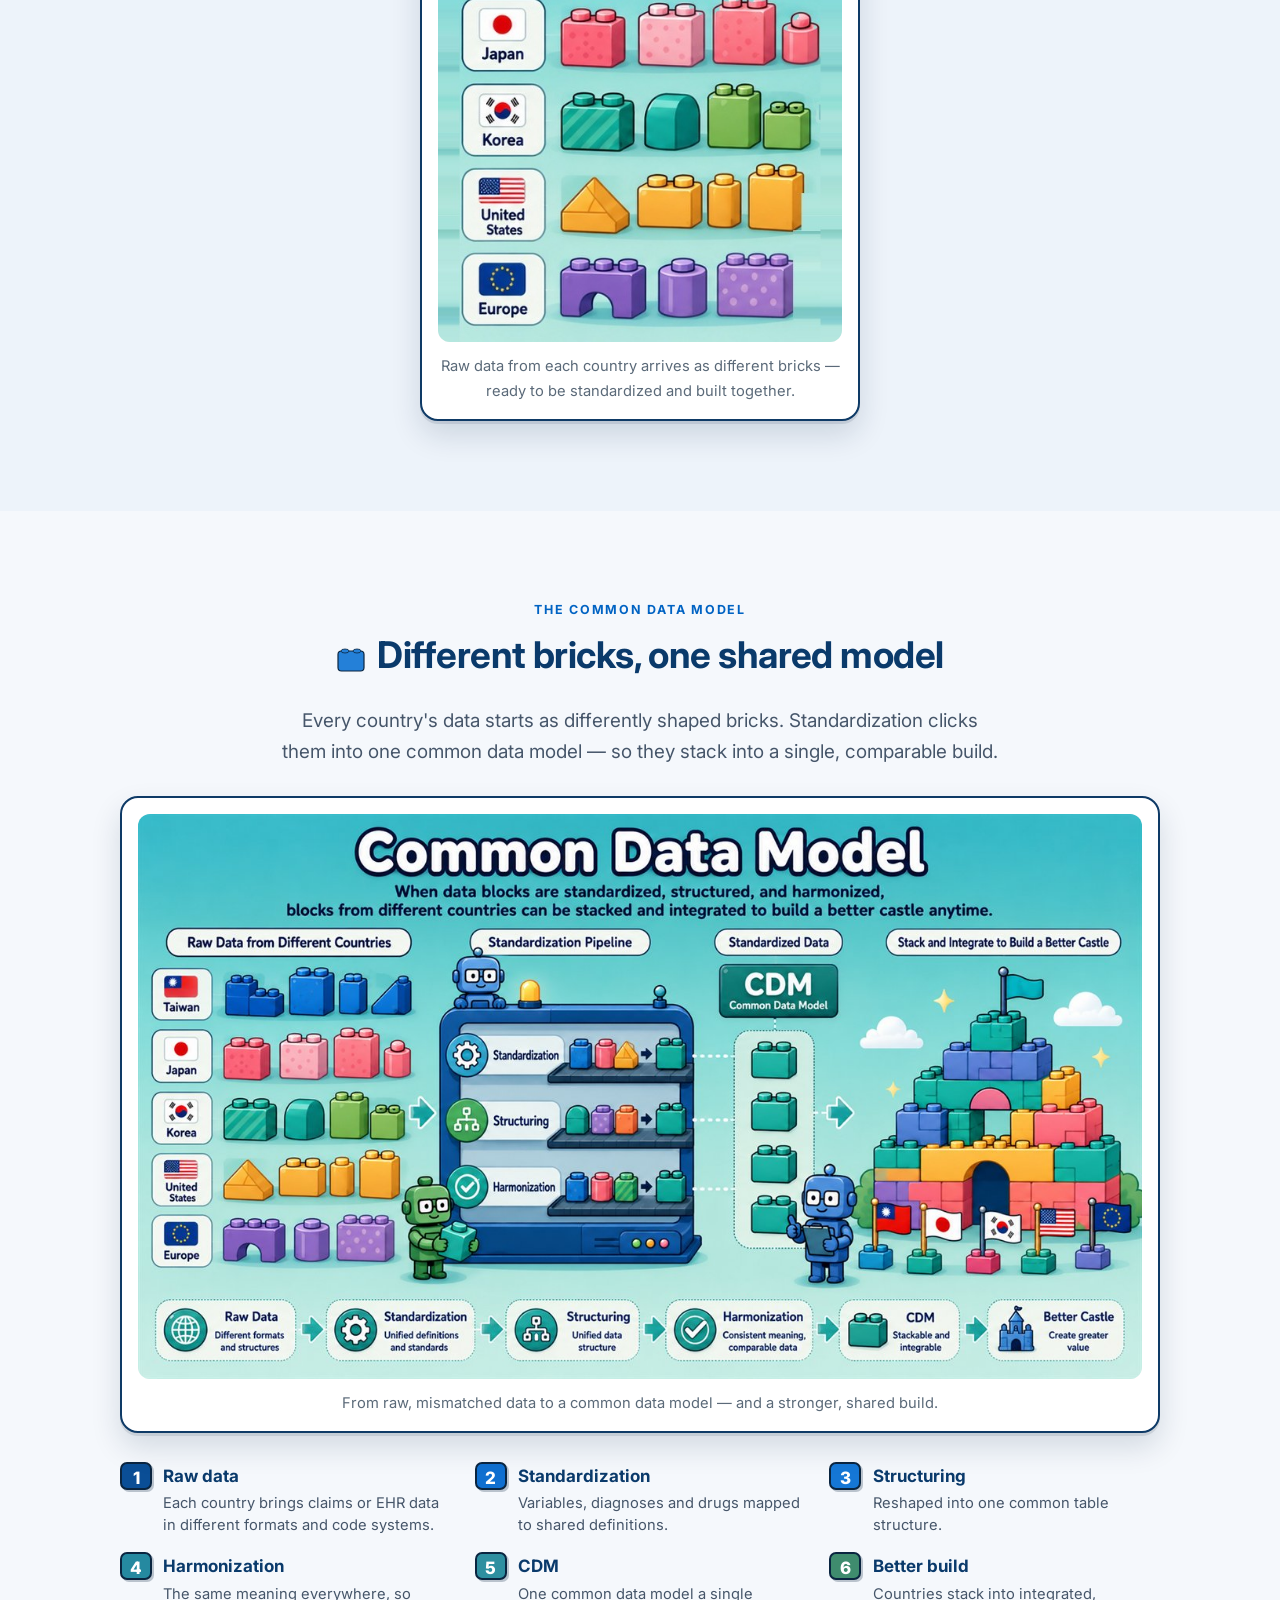
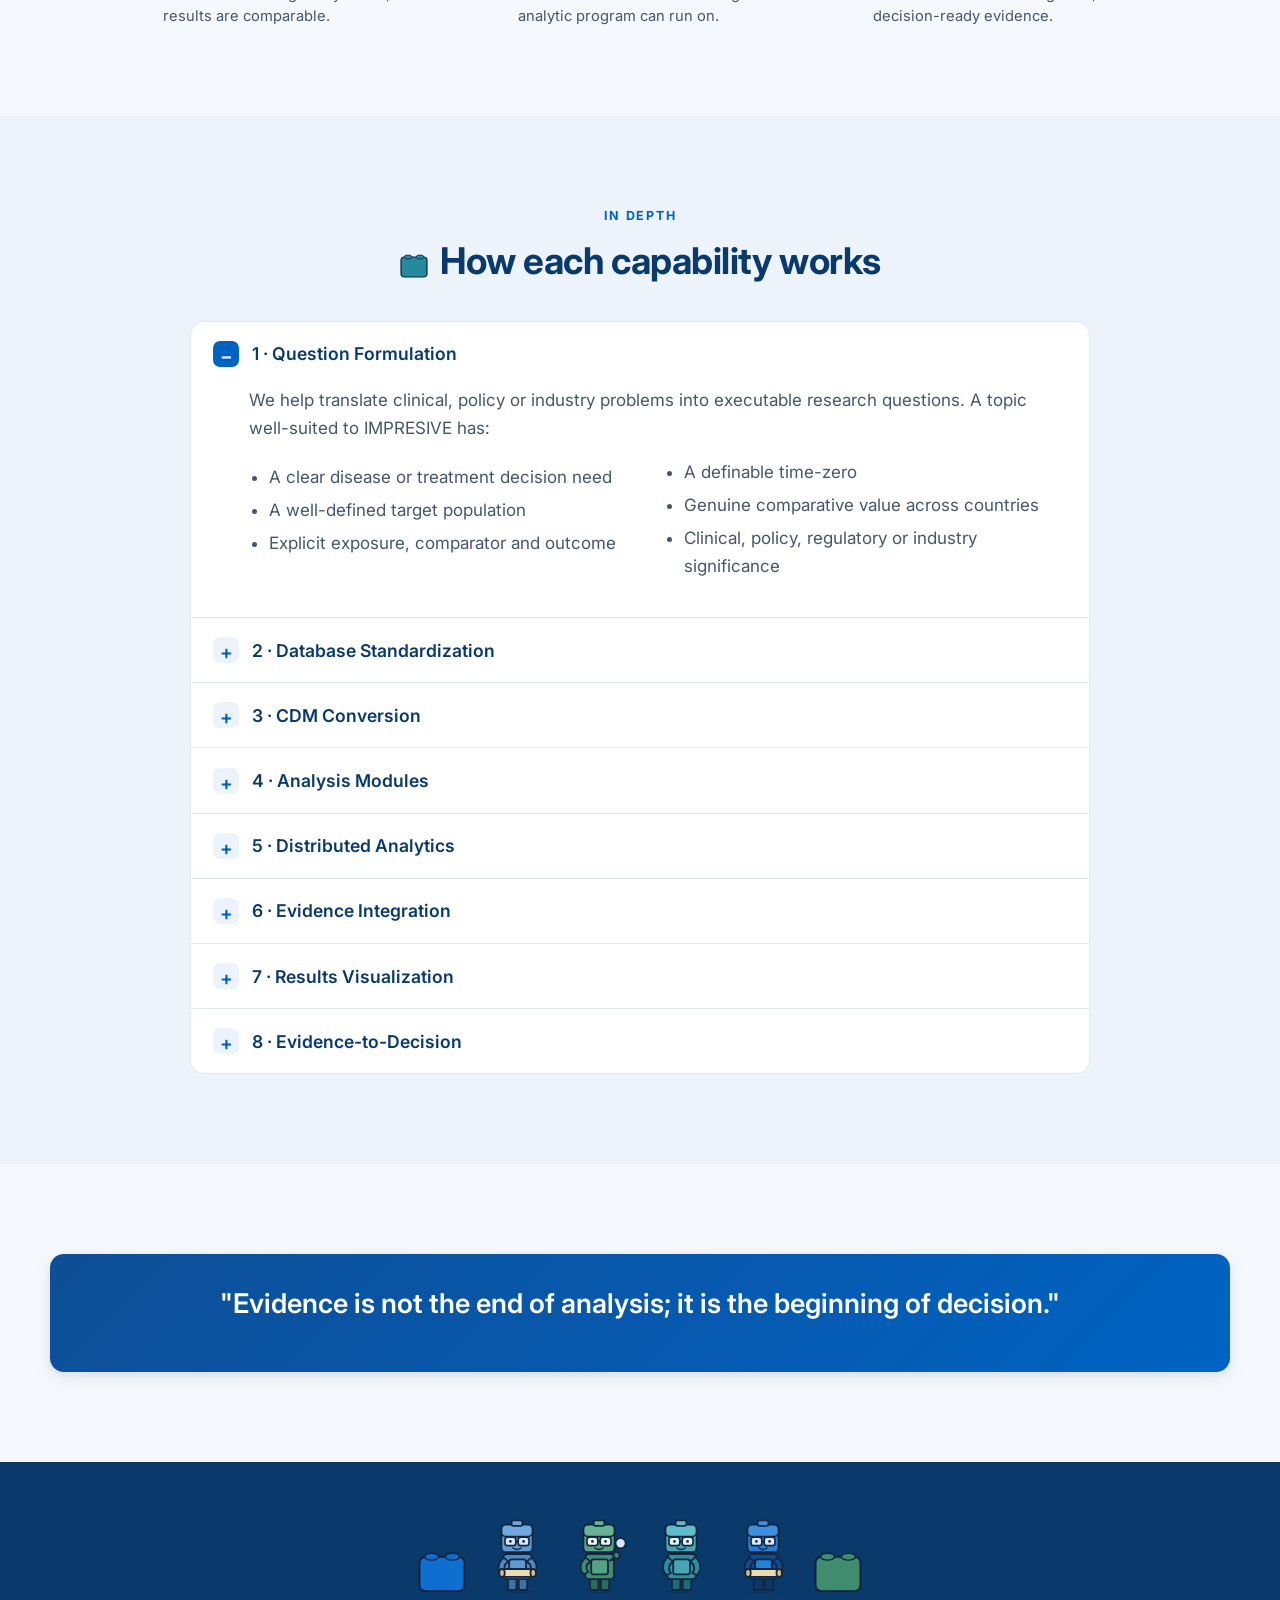
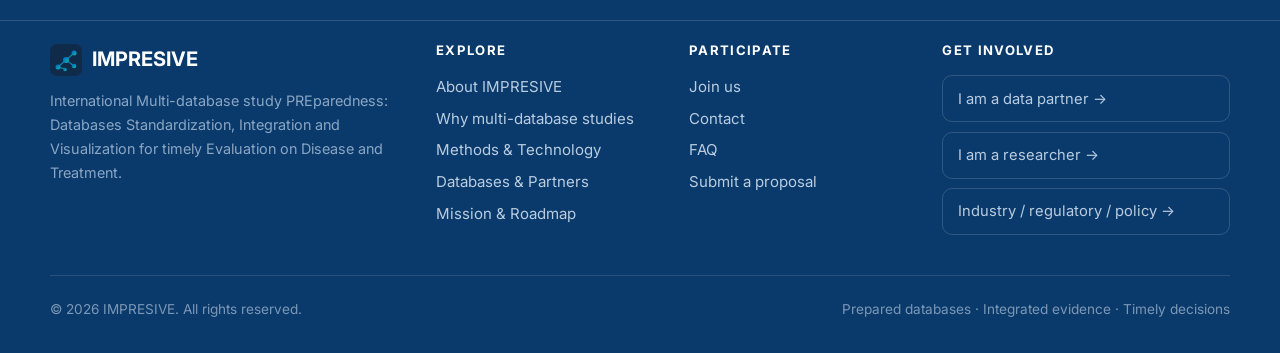
<file: methods.html>
<!DOCTYPE html>
<html lang="en">
<head>
  <meta charset="UTF-8" />
  <meta name="viewport" content="width=device-width, initial-scale=1.0" />
  <title>Methods &amp; Technology — IMPRESIVE</title>
  <meta name="description" content="The IMPRESIVE method: a ten-step pipeline from question formulation through database standardization, distributed analysis, evidence integration and visualization to decision interpretation." />
  <link rel="icon" href="assets/img/favicon.svg" type="image/svg+xml" />
  <link rel="preconnect" href="https://fonts.googleapis.com" />
  <link rel="preconnect" href="https://fonts.gstatic.com" crossorigin />
  <link href="https://fonts.googleapis.com/css2?family=Inter:wght@400;500;600;700;800&display=swap" rel="stylesheet" />
  <link rel="stylesheet" href="assets/css/styles.css" />
</head>
<body data-page="methods">

  <header class="site-header">
    <div class="wrap nav">
      <a class="brand" href="index.html" aria-label="IMPRESIVE home">
        <svg class="mark" viewBox="0 0 64 64" aria-hidden="true"><defs><linearGradient id="bm" x1="0" y1="0" x2="1" y2="1"><stop offset="0" stop-color="#0063C3"/><stop offset="1" stop-color="#38B6E0"/></linearGradient></defs><rect width="64" height="64" rx="14" fill="#0A2540"/><g stroke="url(#bm)" stroke-width="2.4" fill="none" opacity=".9"><line x1="16" y1="46" x2="32" y2="32"/><line x1="32" y1="32" x2="48" y2="18"/><line x1="32" y1="32" x2="48" y2="44"/><line x1="16" y1="46" x2="30" y2="50"/></g><g fill="url(#bm)"><circle cx="16" cy="46" r="5"/><circle cx="32" cy="32" r="6"/><circle cx="48" cy="18" r="5"/><circle cx="48" cy="44" r="4.5"/><circle cx="30" cy="51" r="3.5"/></g></svg>
        <span>IMPRESIVE<small>Multi-database Preparedness</small></span>
      </a>
      <button class="nav-toggle" aria-label="Toggle menu" aria-expanded="false" aria-controls="nav-links">
        <svg viewBox="0 0 24 24" fill="none" stroke="currentColor" stroke-width="2" stroke-linecap="round"><path d="M3 6h18M3 12h18M3 18h18"/></svg>
      </button>
      <nav class="nav-links" id="nav-links">
        <a href="index.html">Home</a>
        <a href="about.html">About</a>
        <a href="why.html">Why Multi-database</a>
        <a href="methods.html" aria-current="page">Methods &amp; Technology</a>
        <a href="databases.html">Databases</a>
        <a href="join.html">Join Us</a>
        <a class="btn btn--primary" href="contact.html">Contact</a>
      </nav>
    </div>
  </header>

  <main>
  <section class="page-hero">
    <div class="wrap">
      <p class="breadcrumb"><a href="index.html">Home</a> / Methods &amp; Technology</p>
      <h1>Methods &amp; Technology</h1>
      <p>The complete path from a research question to decision-grade evidence — standardized, distributed and reproducible.</p>
    </div>
  </section>

  <!-- Pipeline -->
  <section class="section">
    <div class="wrap">
      <div class="center" style="margin-bottom:2.2rem">
        <p class="eyebrow">The pipeline</p>
        <h2>Ten steps, one consistent framework</h2>
      </div>
      <div class="pipeline reveal">
        <div class="step"><span class="n">STEP 01</span><b>Question Formulation</b><span>Turn a clinical / policy / industry need into an answerable question.</span></div>
        <div class="step"><span class="n">STEP 02</span><b>Feasibility Assessment</b><span>Check which databases can support it.</span></div>
        <div class="step"><span class="n">STEP 03</span><b>Protocol Development</b><span>Shared, pre-specified study protocol.</span></div>
        <div class="step"><span class="n">STEP 04</span><b>Database Standardization</b><span>Map sources to common definitions.</span></div>
        <div class="step"><span class="n">STEP 05</span><b>CDM Conversion</b><span>Common data model, local governance.</span></div>
        <div class="step"><span class="n">STEP 06</span><b>Distributed Analysis</b><span>Run shared code locally; data stays put.</span></div>
        <div class="step"><span class="n">STEP 07</span><b>Quality Check</b><span>Diagnostics &amp; QA / QC.</span></div>
        <div class="step"><span class="n">STEP 08</span><b>Evidence Integration</b><span>Combine and explain across countries.</span></div>
        <div class="step"><span class="n">STEP 09</span><b>Results Visualization</b><span>Make findings comparable and clear.</span></div>
        <div class="step"><span class="n">STEP 10</span><b>Decision Interpretation</b><span>Translate evidence into action.</span></div>
      </div>
    </div>
  </section>

  <!-- LEGO journey -->
  <section class="section section--tint">
    <div class="wrap" style="max-width:920px">
      <div class="center" style="margin-bottom:1.6rem">
        <p class="eyebrow">Different bricks, different countries</p>
        <h2>The IMPRESIVE build</h2>
        <p class="lead">Every partner country brings its own set of bricks — different shapes, different colours.
          IMPRESIVE clicks them together into one shared build.</p>
      </div>
      <figure class="cdm-showcase reveal" style="max-width:440px;margin:1.4rem auto 0">
        <img src="assets/img/raw-bricks.jpg" width="488" height="590" loading="lazy"
          alt="Raw data from different countries shown as assorted LEGO bricks — Taiwan (blue), Japan (pink), Korea (green), United States (orange) and Europe (purple), each a different shape and colour." />
        <figcaption>Raw data from each country arrives as different bricks — ready to be standardized and built together.</figcaption>
      </figure>
    </div>
  </section>

  <!-- CDM showcase -->
  <section class="section">
    <div class="wrap" style="max-width:1040px">
      <div class="center" style="margin-bottom:1.4rem">
        <p class="eyebrow">The common data model</p>
        <h2>Different bricks, one shared model</h2>
        <p class="lead">Every country's data starts as differently shaped bricks. Standardization clicks them
          into one common data model — so they stack into a single, comparable build.</p>
      </div>
      <figure class="cdm-showcase reveal">
        <img src="assets/img/cdm-lego.jpg" width="1280" height="720" loading="lazy"
          alt="The Common Data Model shown as LEGO bricks: raw-data bricks from Taiwan, Japan, Korea, the United States and Europe pass through a standardization pipeline (standardization, structuring, harmonization) to become the standardized CDM, then stack into a castle. Flow at the bottom: Raw Data, Standardization, Structuring, Harmonization, CDM, Better Castle." />
        <figcaption>From raw, mismatched data to a common data model — and a stronger, shared build.</figcaption>
      </figure>
      <div class="cdm-steps reveal">
        <div class="cdm-step"><span class="n" style="background:#0A4E96">1</span><div><b>Raw data</b><p>Each country brings claims or EHR data in different formats and code systems.</p></div></div>
        <div class="cdm-step"><span class="n" style="background:#0F6FD0">2</span><div><b>Standardization</b><p>Variables, diagnoses and drugs mapped to shared definitions.</p></div></div>
        <div class="cdm-step"><span class="n" style="background:#1577D6">3</span><div><b>Structuring</b><p>Reshaped into one common table structure.</p></div></div>
        <div class="cdm-step"><span class="n" style="background:#2589A0">4</span><div><b>Harmonization</b><p>The same meaning everywhere, so results are comparable.</p></div></div>
        <div class="cdm-step"><span class="n" style="background:#2E8FA0">5</span><div><b>CDM</b><p>One common data model a single analytic program can run on.</p></div></div>
        <div class="cdm-step"><span class="n" style="background:#3F8C6E">6</span><div><b>Better build</b><p>Countries stack into integrated, decision-ready evidence.</p></div></div>
      </div>
    </div>
  </section>

  <!-- Detail accordion -->
  <section class="section section--tint">
    <div class="wrap" style="max-width:900px">
      <div class="center" style="margin-bottom:2rem">
        <p class="eyebrow">In depth</p>
        <h2>How each capability works</h2>
      </div>
      <div class="accordion reveal">
        <details open>
          <summary>1 · Question Formulation</summary>
          <div class="body">
            <p>We help translate clinical, policy or industry problems into executable research questions. A topic well-suited to IMPRESIVE has:</p>
            <ul>
              <li>A clear disease or treatment decision need</li>
              <li>A well-defined target population</li>
              <li>Explicit exposure, comparator and outcome</li>
              <li>A definable time-zero</li>
              <li>Genuine comparative value across countries</li>
              <li>Clinical, policy, regulatory or industry significance</li>
            </ul>
          </div>
        </details>
        <details>
          <summary>2 · Database Standardization</summary>
          <div class="body">
            <p>Different national data structures are standardized to a common format and shared variable definitions so a single analytic program can run everywhere. This includes:</p>
            <ul>
              <li>Source data profiling</li><li>Variable mapping</li>
              <li>Diagnosis code mapping</li><li>Drug code mapping</li>
              <li>Procedure code mapping</li><li>Outcome definition mapping</li>
              <li>Data quality check</li><li>Fit-for-purpose assessment</li>
            </ul>
          </div>
        </details>
        <details>
          <summary>3 · CDM Conversion</summary>
          <div class="body">
            <p>A common data model lets different databases support multi-country analysis with a consistent data structure — while keeping local data governance fully intact.</p>
          </div>
        </details>
        <details>
          <summary>4 · Analysis Modules</summary>
          <div class="body">
            <p>Reusable, standardized analysis modules:</p>
            <ul>
              <li>Cohort study module</li><li>Target trial emulation module</li>
              <li>Self-controlled design module</li><li>Negative control module</li>
              <li>Transportability module</li><li>Disease burden module</li>
              <li>Treatment pattern module</li><li>Meta-analysis module</li>
              <li>Evidence synthesis module</li>
            </ul>
          </div>
        </details>
        <details>
          <summary>5 · Distributed Analytics</summary>
          <div class="body">
            <p>Individual-level raw data never leaves each country's data center. What IMPRESIVE shares is the common protocol, standardized analytic code, data-quality diagnostic reports and aggregated statistical results.</p>
          </div>
        </details>
        <details>
          <summary>6 · Evidence Integration</summary>
          <div class="body">
            <p>Integration is more than a pooled estimate — it is understanding why results are the same, different, or not comparable across countries:</p>
            <ul>
              <li>Country-specific estimates</li><li>Heterogeneity assessment</li>
              <li>Random-effects meta-analysis</li><li>Sensitivity analysis</li>
              <li>Subgroup analysis</li><li>Negative control interpretation</li>
              <li>Transportability assessment</li><li>Contextual interpretation</li>
            </ul>
          </div>
        </details>
        <details>
          <summary>7 · Results Visualization</summary>
          <div class="body">
            <p>Visualization tools turn cross-national results into forms that are easy to understand and compare:</p>
            <ul>
              <li>Database readiness dashboard</li><li>Country-level result dashboard</li>
              <li>Treatment pattern visualization</li><li>Disease burden visualization</li>
              <li>Forest plots</li><li>Trend plots</li>
              <li>Heterogeneity visualization</li><li>Evidence-to-decision summary dashboard</li>
            </ul>
            <p style="margin-top:1rem"><a href="databases.html">See the readiness dashboard preview →</a></p>
          </div>
        </details>
        <details>
          <summary>8 · Evidence-to-Decision</summary>
          <div class="body">
            <p>The goal is not analysis for its own sake, but support for decisions — integrating statistical results, method credibility, data fitness, clinical meaning and a decision recommendation.</p>
          </div>
        </details>
      </div>
    </div>
  </section>

  <section class="section">
    <div class="wrap">
      <div class="callout reveal center">
        <p class="q">"Evidence is not the end of analysis; it is the beginning of decision."</p>
      </div>
    </div>
  </section>
  </main>

  <footer class="site-footer">
    <div class="wrap">
      <div class="footer-grid">
        <div>
          <div class="fbrand">
            <svg class="mark" viewBox="0 0 64 64" aria-hidden="true"><defs><linearGradient id="fm" x1="0" y1="0" x2="1" y2="1"><stop offset="0" stop-color="#0063C3"/><stop offset="1" stop-color="#38B6E0"/></linearGradient></defs><rect width="64" height="64" rx="14" fill="#102a4a"/><g stroke="url(#fm)" stroke-width="2.4" fill="none"><line x1="16" y1="46" x2="32" y2="32"/><line x1="32" y1="32" x2="48" y2="18"/><line x1="32" y1="32" x2="48" y2="44"/></g><g fill="url(#fm)"><circle cx="16" cy="46" r="5"/><circle cx="32" cy="32" r="6"/><circle cx="48" cy="18" r="5"/><circle cx="48" cy="44" r="4.5"/></g></svg>
            IMPRESIVE
          </div>
          <p class="full">International Multi-database study PREparedness: Databases Standardization,
            Integration and Visualization for timely Evaluation on Disease and Treatment.</p>
        </div>
        <div><h4>Explore</h4><ul>
          <li><a href="about.html">About IMPRESIVE</a></li>
          <li><a href="why.html">Why multi-database studies</a></li>
          <li><a href="methods.html">Methods &amp; Technology</a></li>
          <li><a href="databases.html">Databases &amp; Partners</a></li>
        </ul></div>
        <div><h4>Participate</h4><ul>
          <li><a href="join.html">Join us</a></li>
          <li><a href="contact.html">Contact</a></li>
          <li><a href="join.html#proposal">Submit a proposal</a></li>
        </ul></div>
        <div><h4>Get involved</h4><div class="footer-cta">
          <a href="join.html#data-partners">I am a data partner →</a>
          <a href="join.html#researchers">I am a researcher →</a>
          <a href="join.html#decision-partners">Industry / regulatory / policy →</a>
        </div></div>
      </div>
      <div class="footer-bottom">
        <span>© <span id="year">2026</span> IMPRESIVE. All rights reserved.</span>
        <span>Prepared databases · Integrated evidence · Timely decisions</span>
      </div>
    </div>
  </footer>

  <script src="assets/js/main.js"></script>
</body>
</html>
</file>
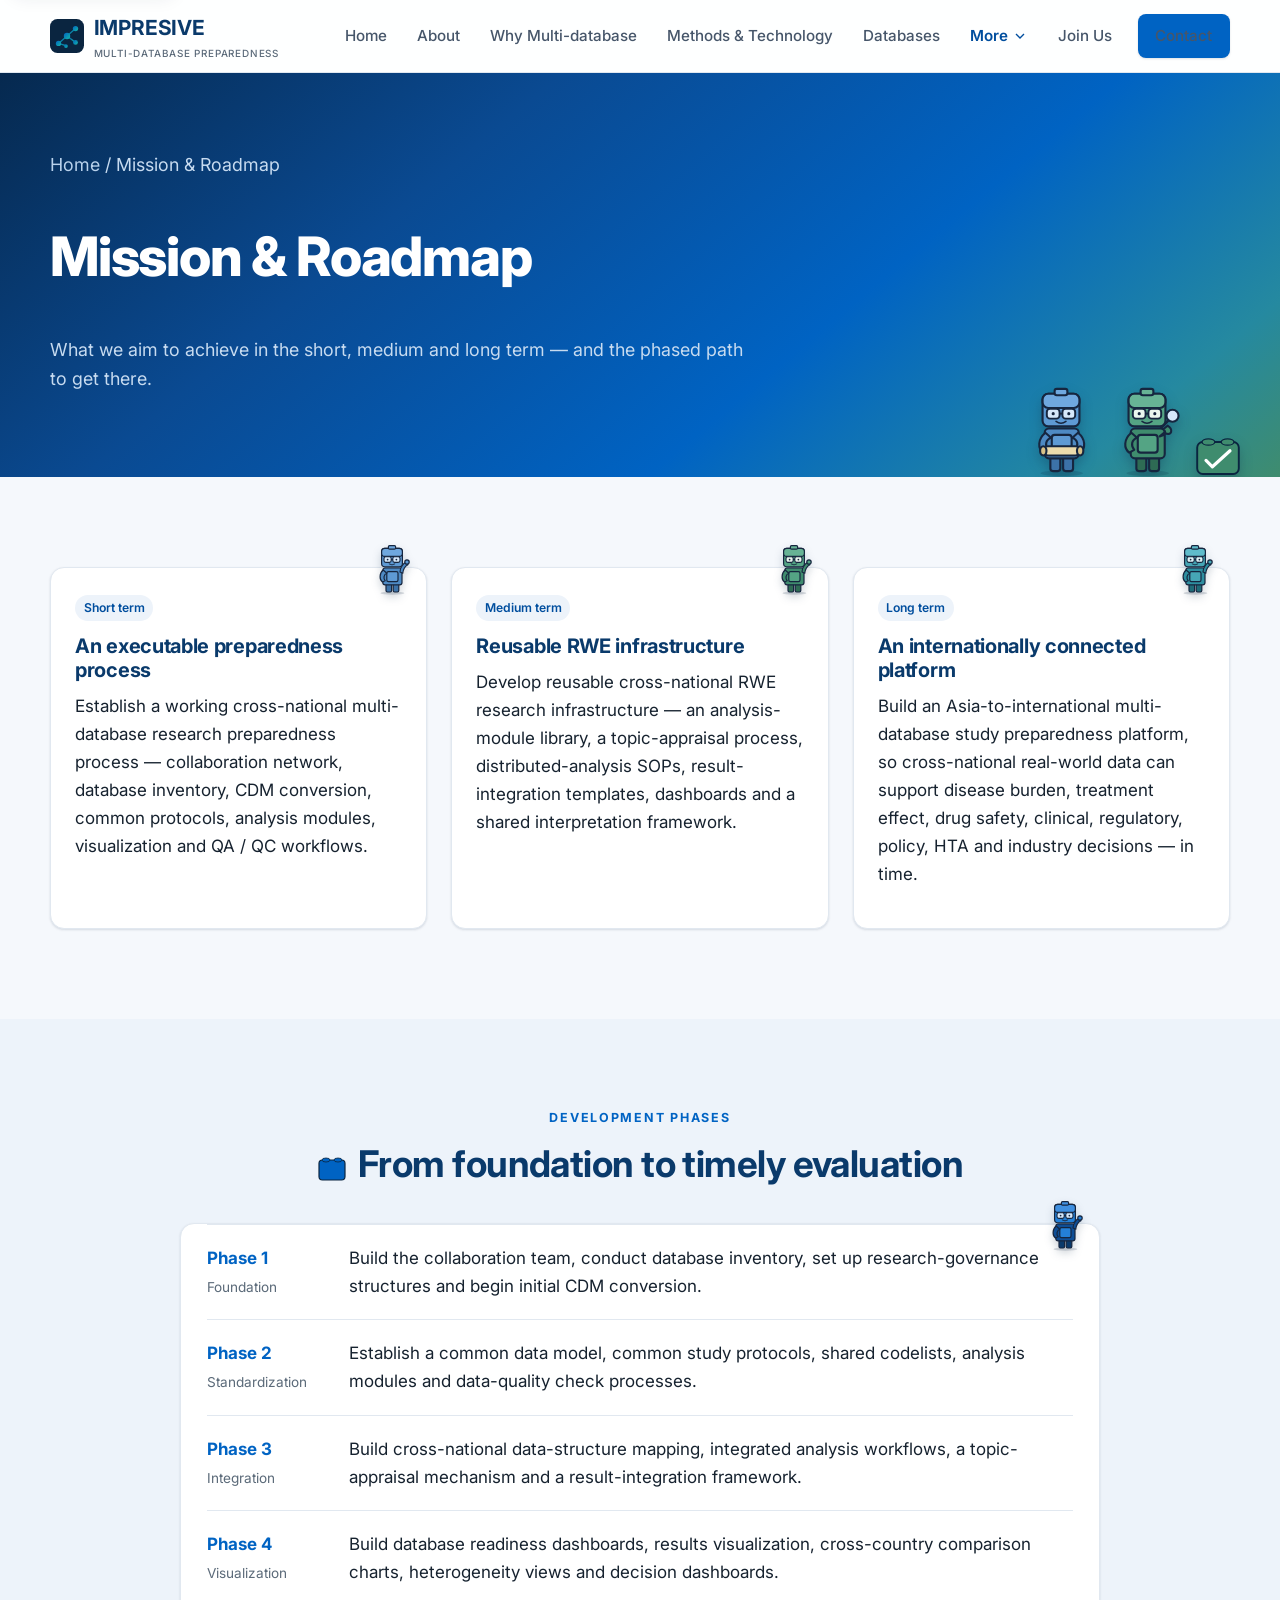
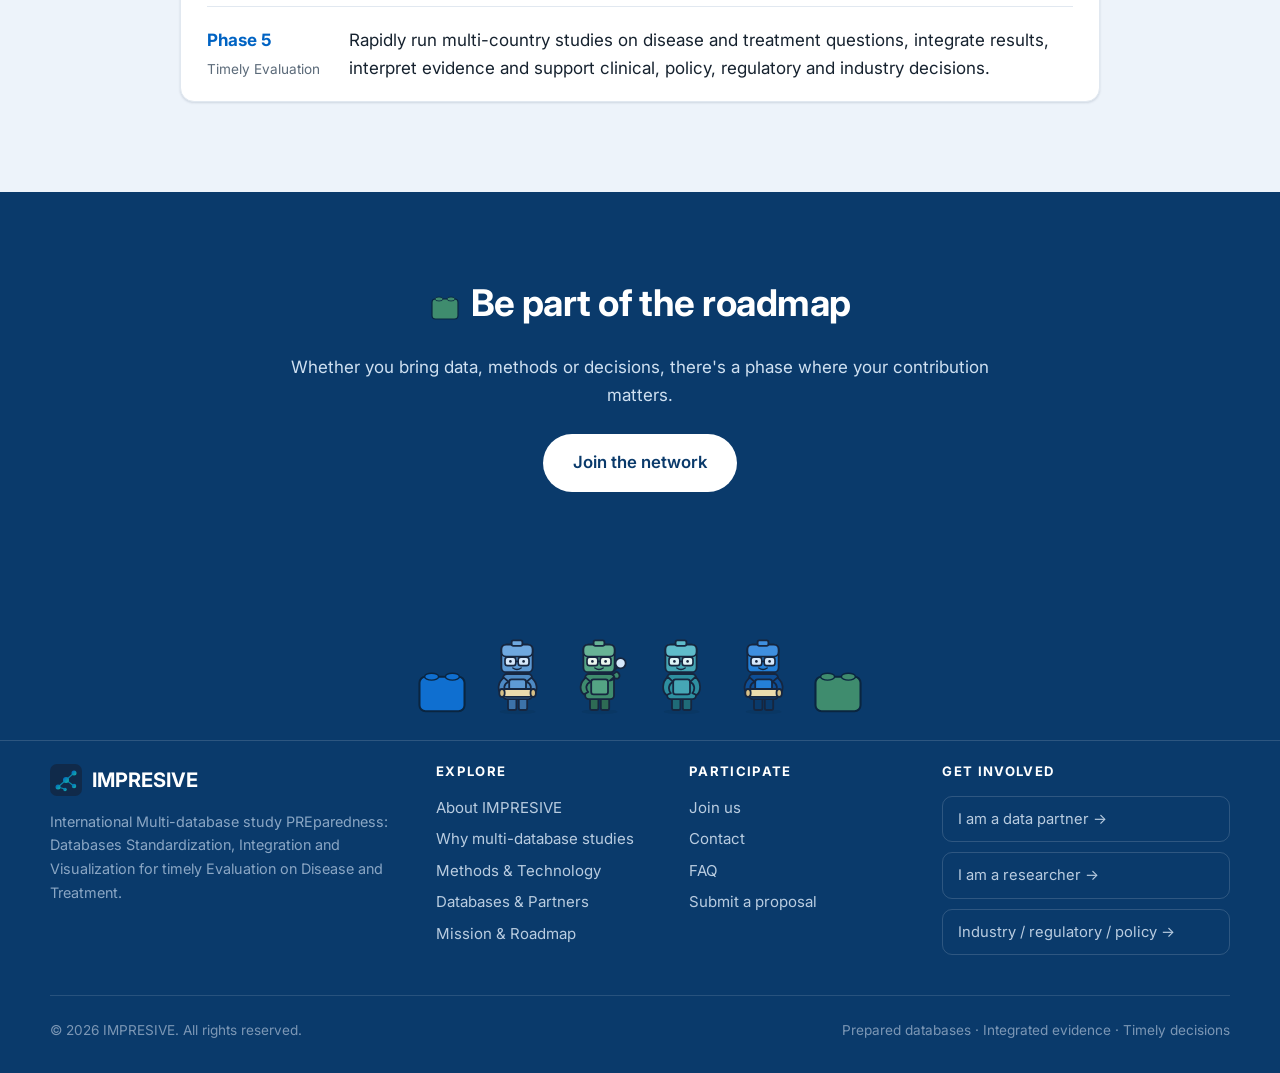
<file: mission.html>
<!DOCTYPE html>
<html lang="en">
<head>
  <meta charset="UTF-8" />
  <meta name="viewport" content="width=device-width, initial-scale=1.0" />
  <title>Mission &amp; Roadmap — IMPRESIVE</title>
  <meta name="description" content="IMPRESIVE's short-, mid- and long-term goals, and the five-phase development roadmap from Foundation to Timely Evaluation." />
  <link rel="icon" href="assets/img/favicon.svg" type="image/svg+xml" />
  <link rel="preconnect" href="https://fonts.googleapis.com" />
  <link rel="preconnect" href="https://fonts.gstatic.com" crossorigin />
  <link href="https://fonts.googleapis.com/css2?family=Inter:wght@400;500;600;700;800&display=swap" rel="stylesheet" />
  <link rel="stylesheet" href="assets/css/styles.css" />
</head>
<body data-page="mission">
  <header class="site-header"></header>

  <main>
  <section class="page-hero">
    <div class="wrap">
      <p class="breadcrumb"><a href="index.html">Home</a> / Mission &amp; Roadmap</p>
      <h1>Mission &amp; Roadmap</h1>
      <p>What we aim to achieve in the short, medium and long term — and the phased path to get there.</p>
    </div>
  </section>

  <!-- Goals -->
  <section class="section">
    <div class="wrap">
      <div class="grid cols-3">
        <article class="card reveal">
          <span class="pill">Short term</span>
          <h3 style="margin-top:.8rem">An executable preparedness process</h3>
          <p>Establish a working cross-national multi-database research preparedness process — collaboration
            network, database inventory, CDM conversion, common protocols, analysis modules, visualization
            and QA / QC workflows.</p>
        </article>
        <article class="card reveal">
          <span class="pill">Medium term</span>
          <h3 style="margin-top:.8rem">Reusable RWE infrastructure</h3>
          <p>Develop reusable cross-national RWE research infrastructure — an analysis-module library, a
            topic-appraisal process, distributed-analysis SOPs, result-integration templates, dashboards
            and a shared interpretation framework.</p>
        </article>
        <article class="card reveal">
          <span class="pill">Long term</span>
          <h3 style="margin-top:.8rem">An internationally connected platform</h3>
          <p>Build an Asia-to-international multi-database study preparedness platform, so cross-national
            real-world data can support disease burden, treatment effect, drug safety, clinical, regulatory,
            policy, HTA and industry decisions — in time.</p>
        </article>
      </div>
    </div>
  </section>

  <!-- Roadmap -->
  <section class="section section--tint">
    <div class="wrap" style="max-width:920px">
      <div class="center" style="margin-bottom:2rem">
        <p class="eyebrow">Development phases</p>
        <h2>From foundation to timely evaluation</h2>
      </div>
      <div class="roadmap card" style="padding:0 1.6rem">
        <div class="phase reveal">
          <div class="tag">Phase 1<br><span style="font-weight:400;color:var(--muted);font-size:.85rem">Foundation</span></div>
          <div><p>Build the collaboration team, conduct database inventory, set up research-governance structures and begin initial CDM conversion.</p></div>
        </div>
        <div class="phase reveal">
          <div class="tag">Phase 2<br><span style="font-weight:400;color:var(--muted);font-size:.85rem">Standardization</span></div>
          <div><p>Establish a common data model, common study protocols, shared codelists, analysis modules and data-quality check processes.</p></div>
        </div>
        <div class="phase reveal">
          <div class="tag">Phase 3<br><span style="font-weight:400;color:var(--muted);font-size:.85rem">Integration</span></div>
          <div><p>Build cross-national data-structure mapping, integrated analysis workflows, a topic-appraisal mechanism and a result-integration framework.</p></div>
        </div>
        <div class="phase reveal">
          <div class="tag">Phase 4<br><span style="font-weight:400;color:var(--muted);font-size:.85rem">Visualization</span></div>
          <div><p>Build database readiness dashboards, results visualization, cross-country comparison charts, heterogeneity views and decision dashboards.</p></div>
        </div>
        <div class="phase reveal">
          <div class="tag">Phase 5<br><span style="font-weight:400;color:var(--muted);font-size:.85rem">Timely Evaluation</span></div>
          <div><p>Rapidly run multi-country studies on disease and treatment questions, integrate results, interpret evidence and support clinical, policy, regulatory and industry decisions.</p></div>
        </div>
      </div>
    </div>
  </section>

  <section class="section section--navy">
    <div class="wrap center" style="max-width:760px">
      <h2>Be part of the roadmap</h2>
      <p style="color:#CFE0F1">Whether you bring data, methods or decisions, there's a phase where your contribution matters.</p>
      <a class="btn btn--light btn--lg" href="join.html" style="margin-top:.6rem">Join the network</a>
    </div>
  </section>
  </main>

  <footer class="site-footer"></footer>
  <script src="assets/js/main.js"></script>
</body>
</html>
</file>
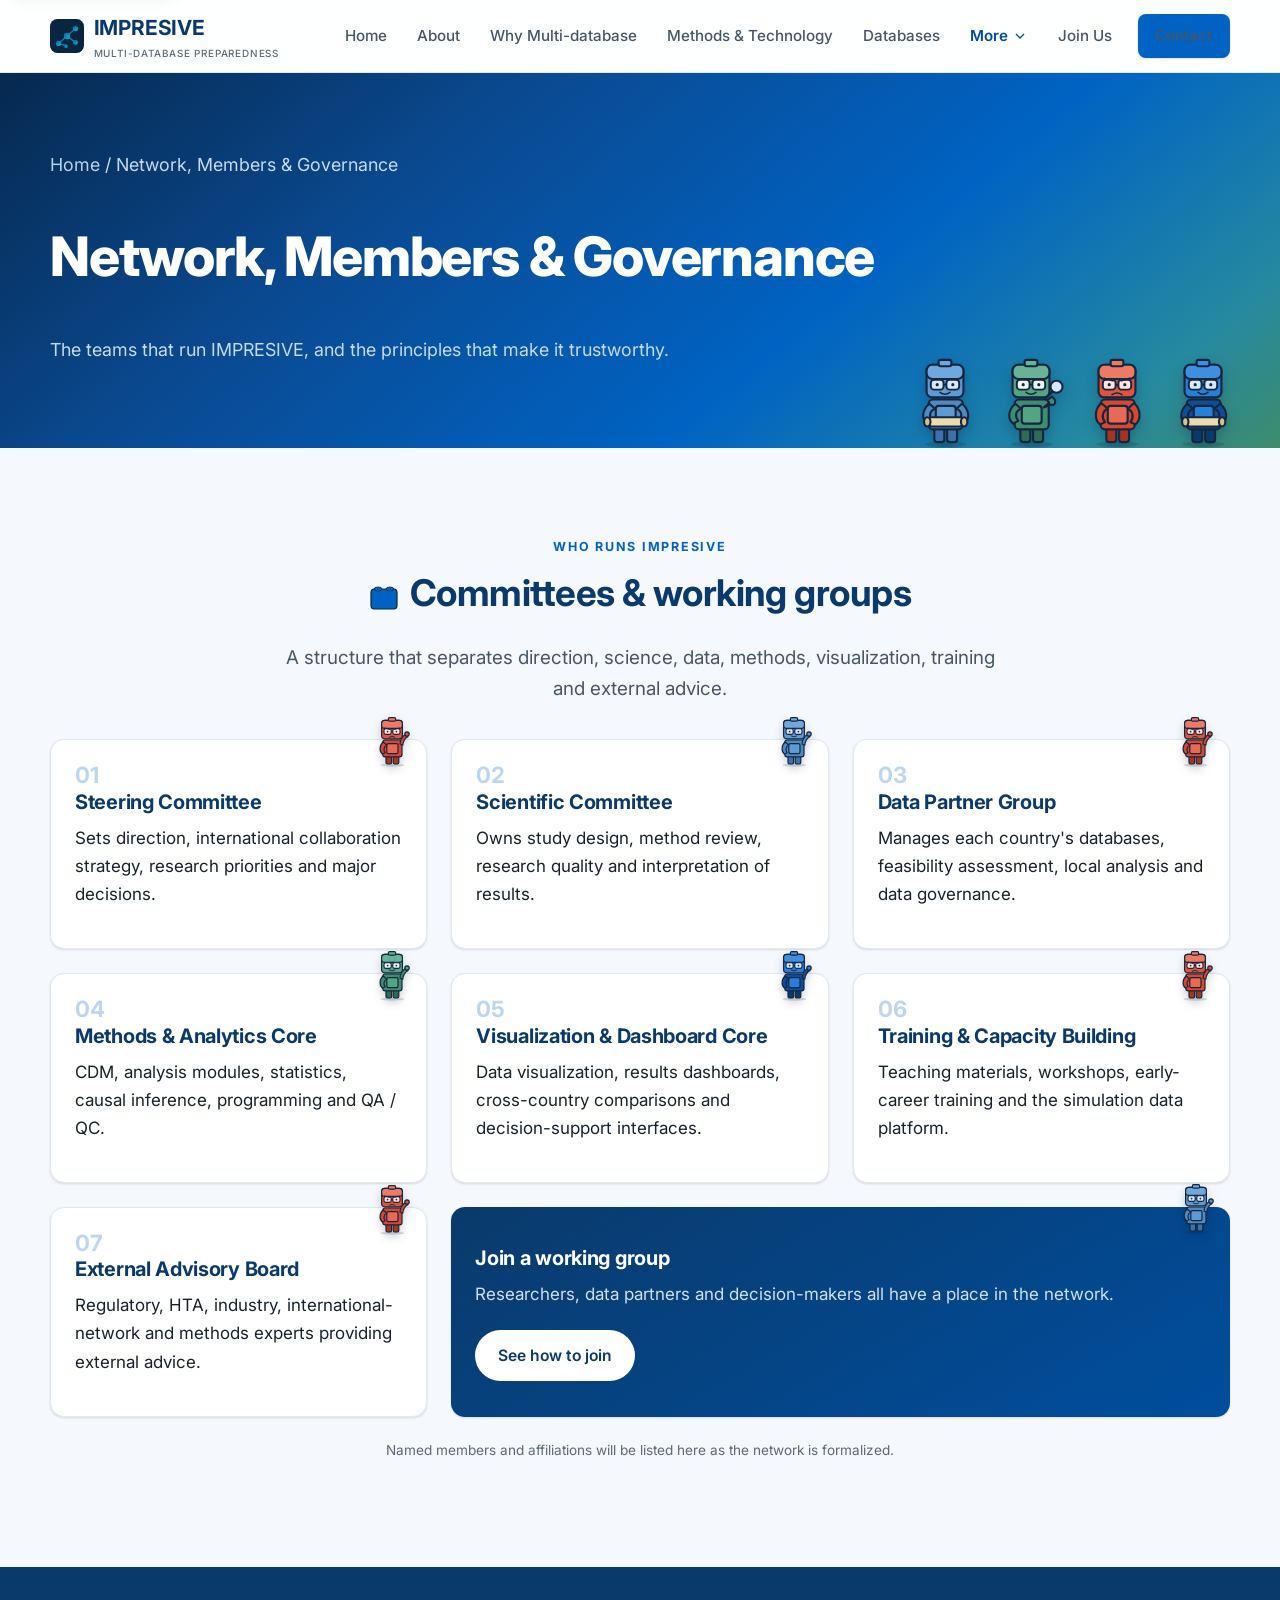
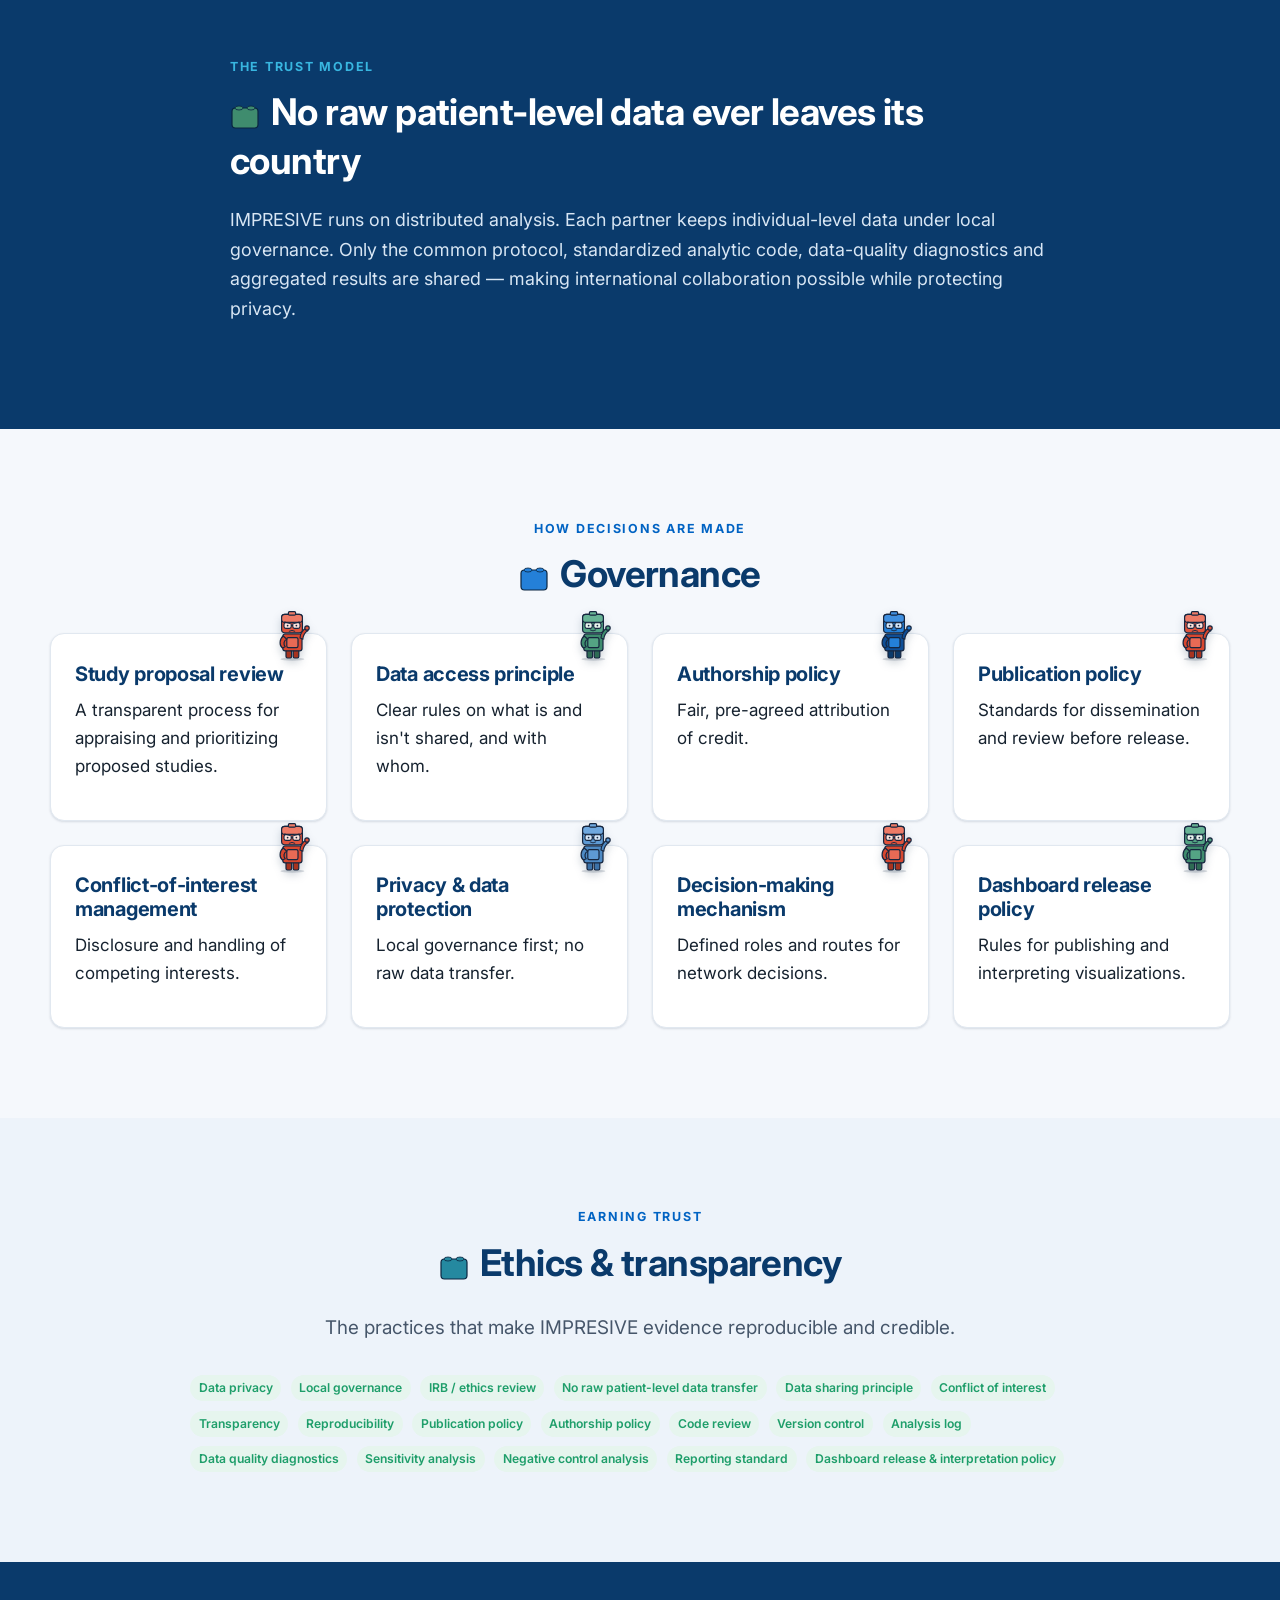
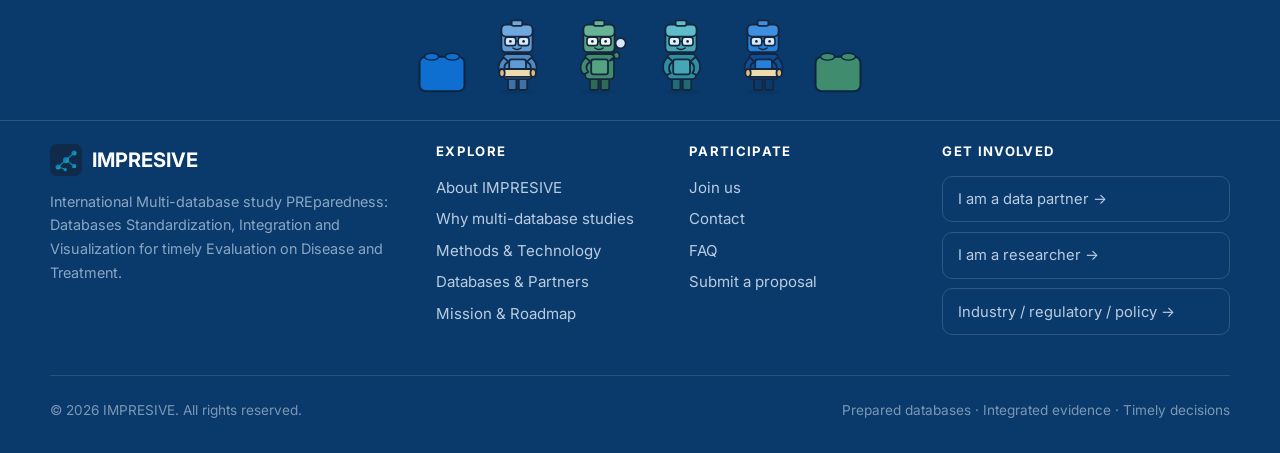
<file: network.html>
<!DOCTYPE html>
<html lang="en">
<head>
  <meta charset="UTF-8" />
  <meta name="viewport" content="width=device-width, initial-scale=1.0" />
  <title>Network, Members &amp; Governance — IMPRESIVE</title>
  <meta name="description" content="The IMPRESIVE network — committees and working groups — and its governance, ethics and transparency principles, including a no-raw-data-transfer model." />
  <link rel="icon" href="assets/img/favicon.svg" type="image/svg+xml" />
  <link rel="preconnect" href="https://fonts.googleapis.com" />
  <link rel="preconnect" href="https://fonts.gstatic.com" crossorigin />
  <link href="https://fonts.googleapis.com/css2?family=Inter:wght@400;500;600;700;800&display=swap" rel="stylesheet" />
  <link rel="stylesheet" href="assets/css/styles.css" />
</head>
<body data-page="network">
  <header class="site-header"></header>

  <main>
  <section class="page-hero">
    <div class="wrap">
      <p class="breadcrumb"><a href="index.html">Home</a> / Network, Members &amp; Governance</p>
      <h1>Network, Members &amp; Governance</h1>
      <p>The teams that run IMPRESIVE, and the principles that make it trustworthy.</p>
    </div>
  </section>

  <!-- Committees -->
  <section class="section">
    <div class="wrap">
      <div class="center" style="margin-bottom:2.2rem">
        <p class="eyebrow">Who runs IMPRESIVE</p>
        <h2>Committees &amp; working groups</h2>
        <p class="lead">A structure that separates direction, science, data, methods, visualization, training and external advice.</p>
      </div>
      <div class="grid cols-3">
        <article class="card card--hover reveal"><div class="num">01</div><h3>Steering Committee</h3><p>Sets direction, international collaboration strategy, research priorities and major decisions.</p></article>
        <article class="card card--hover reveal"><div class="num">02</div><h3>Scientific Committee</h3><p>Owns study design, method review, research quality and interpretation of results.</p></article>
        <article class="card card--hover reveal"><div class="num">03</div><h3>Data Partner Group</h3><p>Manages each country's databases, feasibility assessment, local analysis and data governance.</p></article>
        <article class="card card--hover reveal"><div class="num">04</div><h3>Methods &amp; Analytics Core</h3><p>CDM, analysis modules, statistics, causal inference, programming and QA / QC.</p></article>
        <article class="card card--hover reveal"><div class="num">05</div><h3>Visualization &amp; Dashboard Core</h3><p>Data visualization, results dashboards, cross-country comparisons and decision-support interfaces.</p></article>
        <article class="card card--hover reveal"><div class="num">06</div><h3>Training &amp; Capacity Building</h3><p>Teaching materials, workshops, early-career training and the simulation data platform.</p></article>
        <article class="card card--hover reveal" style="grid-column:span 1"><div class="num">07</div><h3>External Advisory Board</h3><p>Regulatory, HTA, industry, international-network and methods experts providing external advice.</p></article>
        <article class="card reveal" style="grid-column:span 2;background:linear-gradient(150deg,var(--navy-900),var(--blue-700));color:#fff;border:0;display:flex;flex-direction:column;justify-content:center">
          <h3 style="color:#fff">Join a working group</h3>
          <p style="color:#cfe0f1">Researchers, data partners and decision-makers all have a place in the network.</p>
          <a class="btn btn--light" href="join.html" style="align-self:flex-start;margin-top:.4rem">See how to join</a>
        </article>
      </div>
      <p class="form-note center" style="margin-top:1.4rem">Named members and affiliations will be listed here
        as the network is formalized.</p>
    </div>
  </section>

  <!-- Trust model highlight -->
  <section class="section section--navy">
    <div class="wrap" style="max-width:820px">
      <p class="eyebrow">The trust model</p>
      <h2>No raw patient-level data ever leaves its country</h2>
      <p style="font-size:1.12rem;color:#D8E6F4">IMPRESIVE runs on distributed analysis. Each partner keeps
        individual-level data under local governance. Only the common protocol, standardized analytic code,
        data-quality diagnostics and aggregated results are shared — making international collaboration
        possible while protecting privacy.</p>
    </div>
  </section>

  <!-- Governance -->
  <section class="section">
    <div class="wrap">
      <div class="center" style="margin-bottom:2rem">
        <p class="eyebrow">How decisions are made</p>
        <h2>Governance</h2>
      </div>
      <div class="grid cols-4">
        <div class="card reveal"><h3>Study proposal review</h3><p>A transparent process for appraising and prioritizing proposed studies.</p></div>
        <div class="card reveal"><h3>Data access principle</h3><p>Clear rules on what is and isn't shared, and with whom.</p></div>
        <div class="card reveal"><h3>Authorship policy</h3><p>Fair, pre-agreed attribution of credit.</p></div>
        <div class="card reveal"><h3>Publication policy</h3><p>Standards for dissemination and review before release.</p></div>
        <div class="card reveal"><h3>Conflict-of-interest management</h3><p>Disclosure and handling of competing interests.</p></div>
        <div class="card reveal"><h3>Privacy &amp; data protection</h3><p>Local governance first; no raw data transfer.</p></div>
        <div class="card reveal"><h3>Decision-making mechanism</h3><p>Defined roles and routes for network decisions.</p></div>
        <div class="card reveal"><h3>Dashboard release policy</h3><p>Rules for publishing and interpreting visualizations.</p></div>
      </div>
    </div>
  </section>

  <!-- Ethics & transparency -->
  <section class="section section--tint">
    <div class="wrap" style="max-width:900px">
      <div class="center" style="margin-bottom:2rem">
        <p class="eyebrow">Earning trust</p>
        <h2>Ethics &amp; transparency</h2>
        <p class="lead">The practices that make IMPRESIVE evidence reproducible and credible.</p>
      </div>
      <div style="display:flex;flex-wrap:wrap;gap:.6rem">
        <span class="pill pill--ok">Data privacy</span>
        <span class="pill pill--ok">Local governance</span>
        <span class="pill pill--ok">IRB / ethics review</span>
        <span class="pill pill--ok">No raw patient-level data transfer</span>
        <span class="pill pill--ok">Data sharing principle</span>
        <span class="pill pill--ok">Conflict of interest</span>
        <span class="pill pill--ok">Transparency</span>
        <span class="pill pill--ok">Reproducibility</span>
        <span class="pill pill--ok">Publication policy</span>
        <span class="pill pill--ok">Authorship policy</span>
        <span class="pill pill--ok">Code review</span>
        <span class="pill pill--ok">Version control</span>
        <span class="pill pill--ok">Analysis log</span>
        <span class="pill pill--ok">Data quality diagnostics</span>
        <span class="pill pill--ok">Sensitivity analysis</span>
        <span class="pill pill--ok">Negative control analysis</span>
        <span class="pill pill--ok">Reporting standard</span>
        <span class="pill pill--ok">Dashboard release &amp; interpretation policy</span>
      </div>
    </div>
  </section>
  </main>

  <footer class="site-footer"></footer>
  <script src="assets/js/main.js"></script>
</body>
</html>
</file>
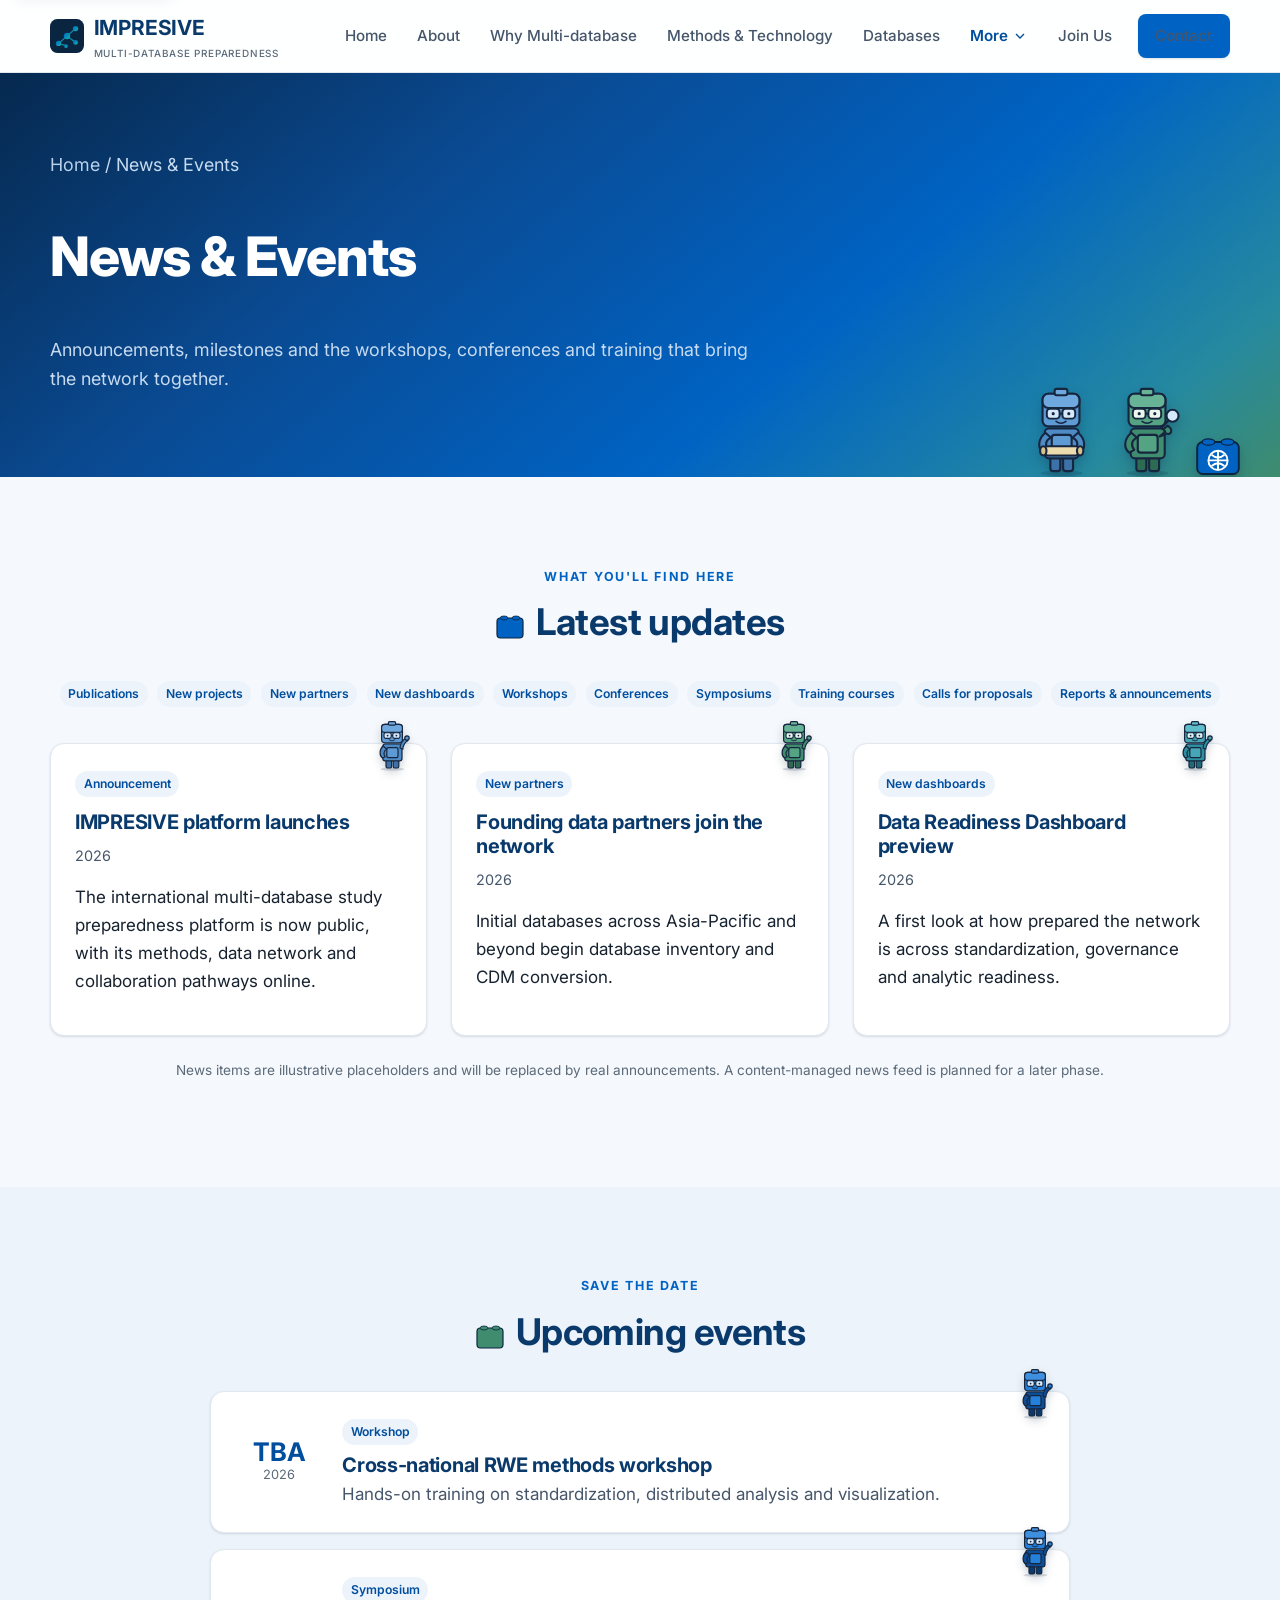
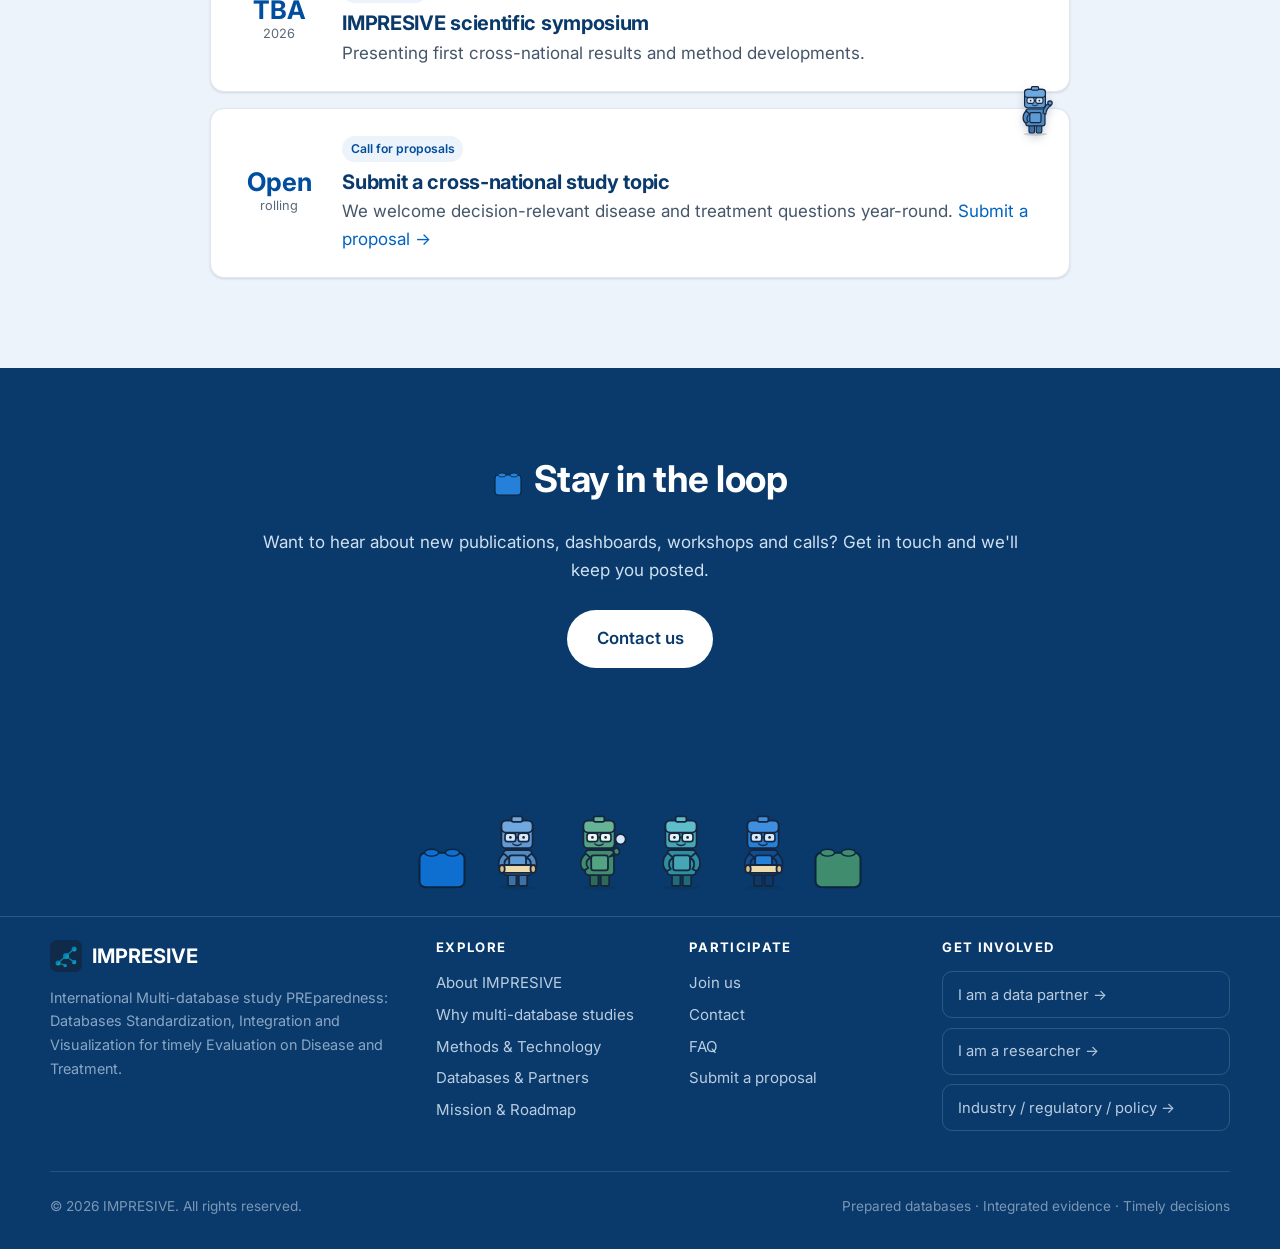
<file: news.html>
<!DOCTYPE html>
<html lang="en">
<head>
  <meta charset="UTF-8" />
  <meta name="viewport" content="width=device-width, initial-scale=1.0" />
  <title>News &amp; Events — IMPRESIVE</title>
  <meta name="description" content="Latest IMPRESIVE news and upcoming events — publications, new partners, dashboards, workshops, conferences, training and calls for proposals." />
  <link rel="icon" href="assets/img/favicon.svg" type="image/svg+xml" />
  <link rel="preconnect" href="https://fonts.googleapis.com" />
  <link rel="preconnect" href="https://fonts.gstatic.com" crossorigin />
  <link href="https://fonts.googleapis.com/css2?family=Inter:wght@400;500;600;700;800&display=swap" rel="stylesheet" />
  <link rel="stylesheet" href="assets/css/styles.css" />
</head>
<body data-page="news">
  <header class="site-header"></header>

  <main>
  <section class="page-hero">
    <div class="wrap">
      <p class="breadcrumb"><a href="index.html">Home</a> / News &amp; Events</p>
      <h1>News &amp; Events</h1>
      <p>Announcements, milestones and the workshops, conferences and training that bring the network together.</p>
    </div>
  </section>

  <!-- Categories -->
  <section class="section">
    <div class="wrap">
      <div class="center" style="margin-bottom:2rem">
        <p class="eyebrow">What you'll find here</p>
        <h2>Latest updates</h2>
      </div>
      <div style="display:flex;flex-wrap:wrap;gap:.6rem;justify-content:center;margin-bottom:2.2rem">
        <span class="pill">Publications</span><span class="pill">New projects</span>
        <span class="pill">New partners</span><span class="pill">New dashboards</span>
        <span class="pill">Workshops</span><span class="pill">Conferences</span>
        <span class="pill">Symposiums</span><span class="pill">Training courses</span>
        <span class="pill">Calls for proposals</span><span class="pill">Reports &amp; announcements</span>
      </div>

      <div class="grid cols-3">
        <article class="card card--hover reveal">
          <span class="pill">Announcement</span>
          <h3 style="margin-top:.8rem">IMPRESIVE platform launches</h3>
          <p style="color:var(--slate);font-size:.9rem">2026</p>
          <p>The international multi-database study preparedness platform is now public, with its methods, data network and collaboration pathways online.</p>
        </article>
        <article class="card card--hover reveal">
          <span class="pill">New partners</span>
          <h3 style="margin-top:.8rem">Founding data partners join the network</h3>
          <p style="color:var(--slate);font-size:.9rem">2026</p>
          <p>Initial databases across Asia-Pacific and beyond begin database inventory and CDM conversion.</p>
        </article>
        <article class="card card--hover reveal">
          <span class="pill">New dashboards</span>
          <h3 style="margin-top:.8rem">Data Readiness Dashboard preview</h3>
          <p style="color:var(--slate);font-size:.9rem">2026</p>
          <p>A first look at how prepared the network is across standardization, governance and analytic readiness.</p>
        </article>
      </div>
      <p class="form-note center" style="margin-top:1.4rem">News items are illustrative placeholders and will
        be replaced by real announcements. A content-managed news feed is planned for a later phase.</p>
    </div>
  </section>

  <!-- Upcoming events -->
  <section class="section section--tint">
    <div class="wrap" style="max-width:860px">
      <div class="center" style="margin-bottom:2rem">
        <p class="eyebrow">Save the date</p>
        <h2>Upcoming events</h2>
      </div>
      <div class="grid" style="gap:1rem">
        <article class="card reveal" style="display:grid;grid-template-columns:88px 1fr;gap:1.2rem;align-items:center">
          <div style="text-align:center"><div style="font-family:var(--font-serif);font-weight:700;font-size:1.6rem;color:var(--blue-700);line-height:1">TBA</div><div style="font-size:.8rem;color:var(--muted)">2026</div></div>
          <div><span class="pill">Workshop</span><h3 style="margin:.5rem 0 .2rem">Cross-national RWE methods workshop</h3><p style="margin:0;color:var(--slate)">Hands-on training on standardization, distributed analysis and visualization.</p></div>
        </article>
        <article class="card reveal" style="display:grid;grid-template-columns:88px 1fr;gap:1.2rem;align-items:center">
          <div style="text-align:center"><div style="font-family:var(--font-serif);font-weight:700;font-size:1.6rem;color:var(--blue-700);line-height:1">TBA</div><div style="font-size:.8rem;color:var(--muted)">2026</div></div>
          <div><span class="pill">Symposium</span><h3 style="margin:.5rem 0 .2rem">IMPRESIVE scientific symposium</h3><p style="margin:0;color:var(--slate)">Presenting first cross-national results and method developments.</p></div>
        </article>
        <article class="card reveal" style="display:grid;grid-template-columns:88px 1fr;gap:1.2rem;align-items:center">
          <div style="text-align:center"><div style="font-family:var(--font-serif);font-weight:700;font-size:1.6rem;color:var(--blue-700);line-height:1">Open</div><div style="font-size:.8rem;color:var(--muted)">rolling</div></div>
          <div><span class="pill">Call for proposals</span><h3 style="margin:.5rem 0 .2rem">Submit a cross-national study topic</h3><p style="margin:0;color:var(--slate)">We welcome decision-relevant disease and treatment questions year-round. <a href="join.html#proposal">Submit a proposal →</a></p></div>
        </article>
      </div>
    </div>
  </section>

  <section class="section section--navy">
    <div class="wrap center" style="max-width:760px">
      <h2>Stay in the loop</h2>
      <p style="color:#CFE0F1">Want to hear about new publications, dashboards, workshops and calls? Get in touch and we'll keep you posted.</p>
      <a class="btn btn--light btn--lg" href="contact.html" style="margin-top:.6rem">Contact us</a>
    </div>
  </section>
  </main>

  <footer class="site-footer"></footer>
  <script src="assets/js/main.js"></script>
</body>
</html>
</file>
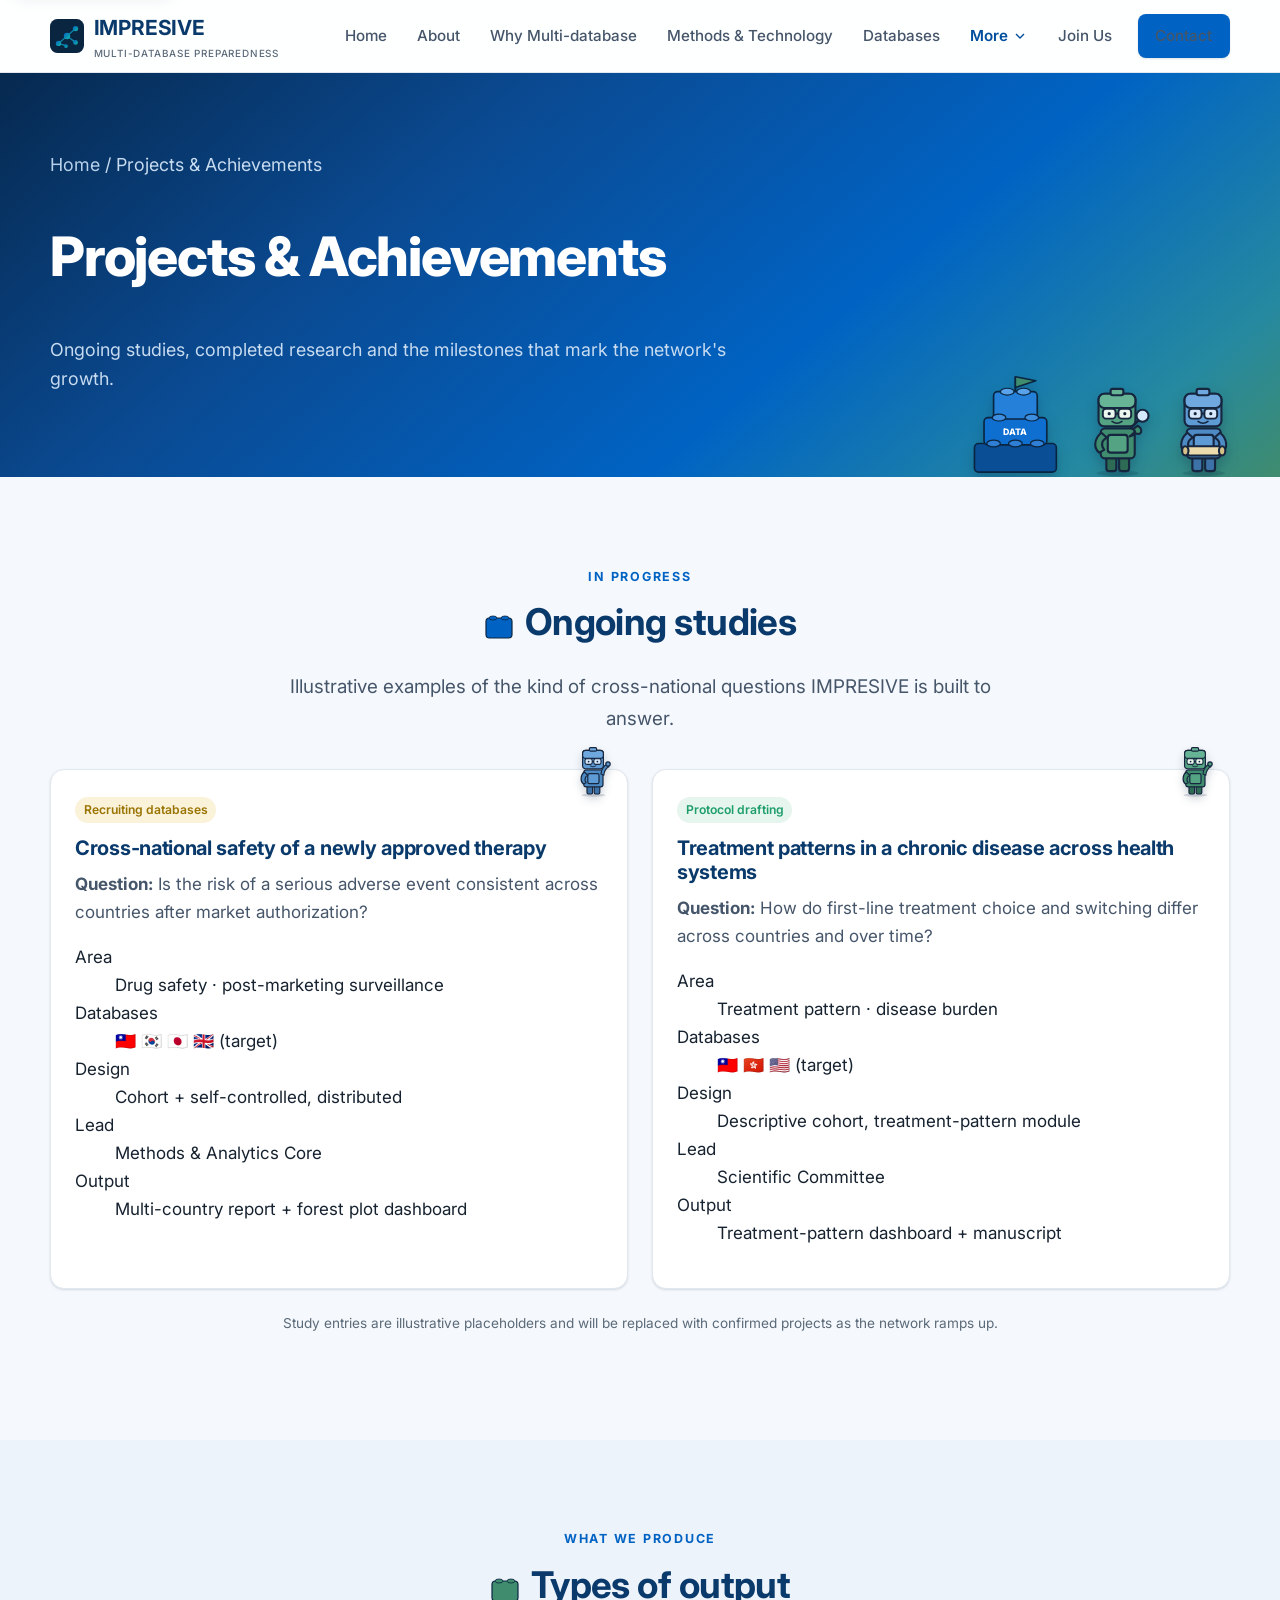
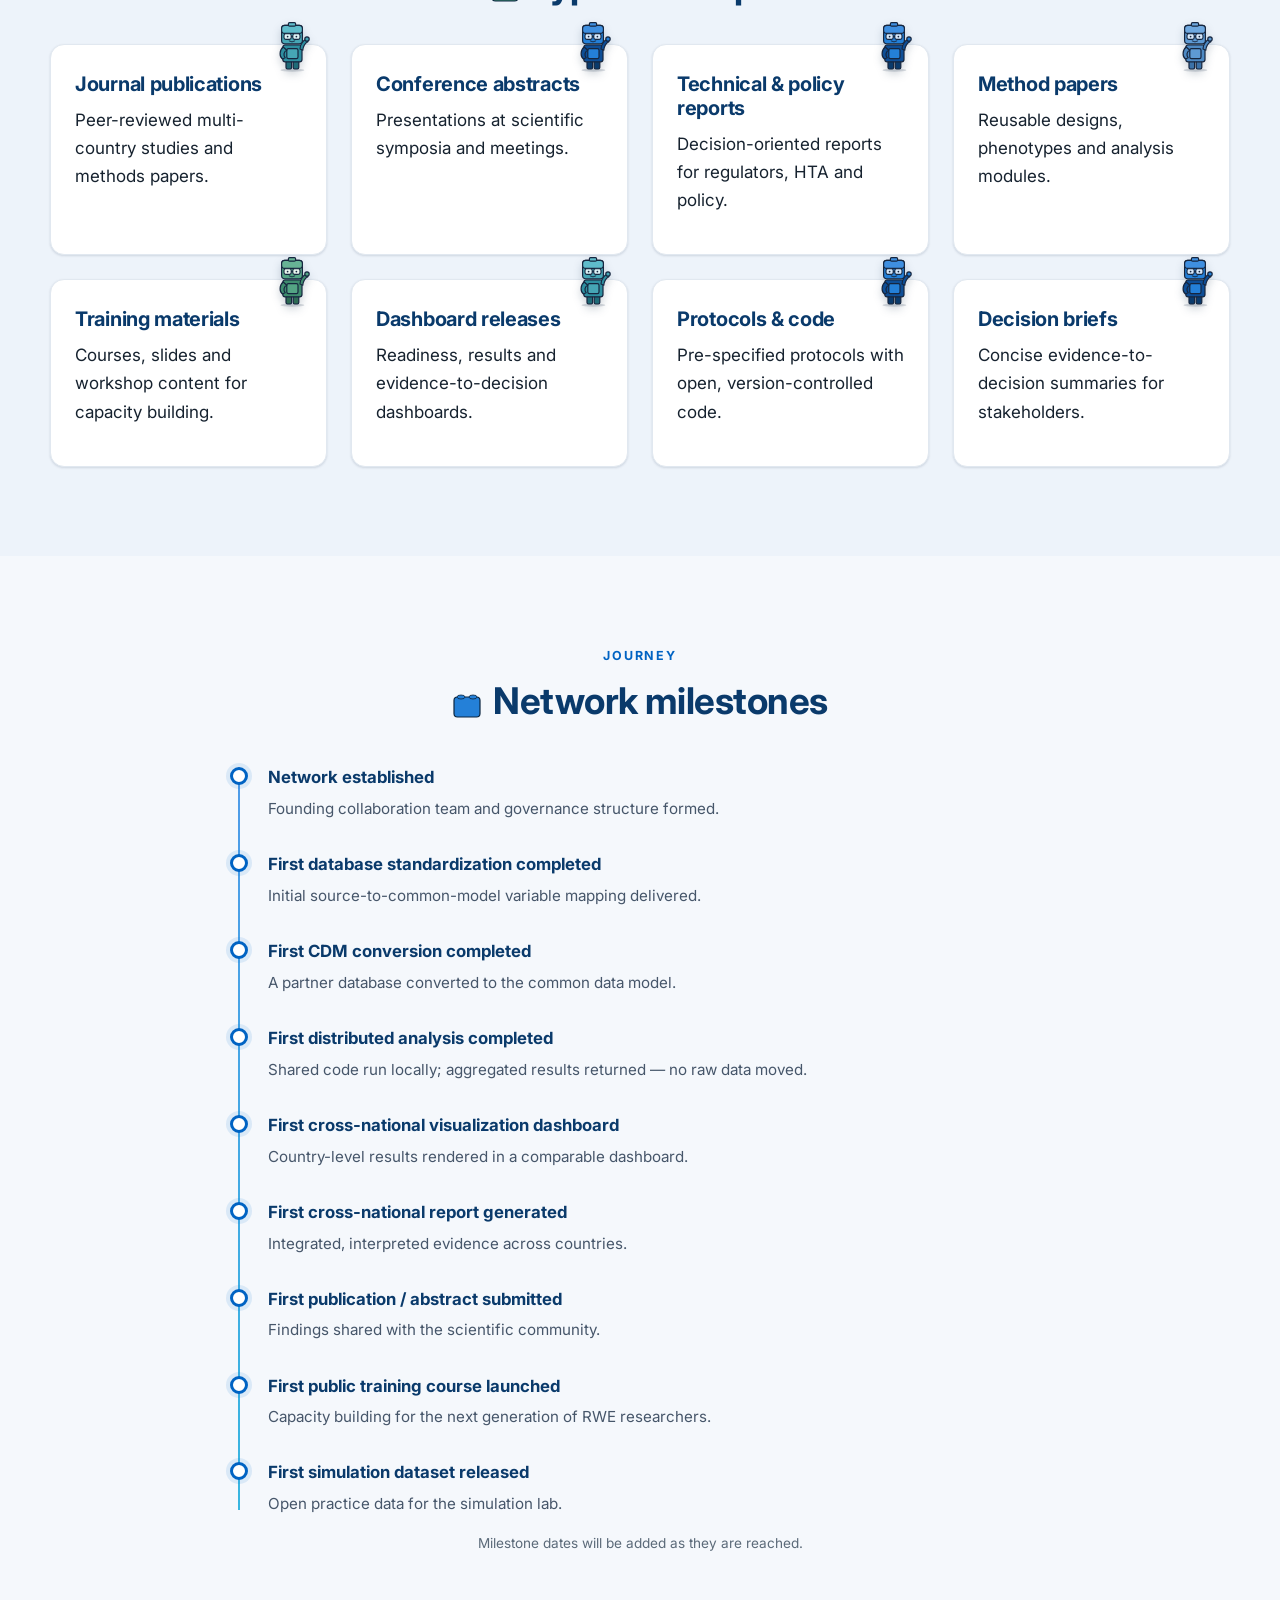
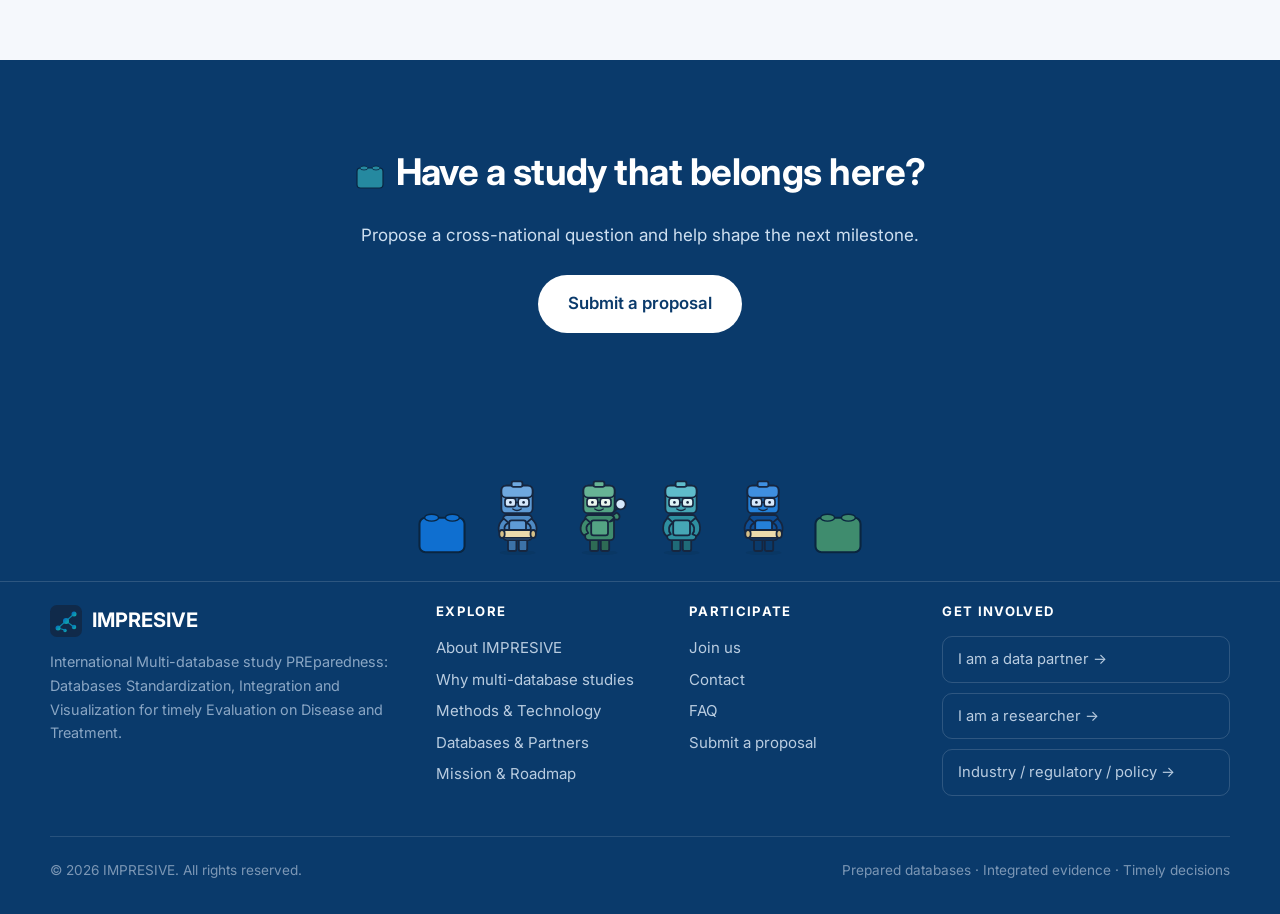
<file: projects.html>
<!DOCTYPE html>
<html lang="en">
<head>
  <meta charset="UTF-8" />
  <meta name="viewport" content="width=device-width, initial-scale=1.0" />
  <title>Projects &amp; Achievements — IMPRESIVE</title>
  <meta name="description" content="Ongoing and completed IMPRESIVE studies, output types and a timeline of network milestones." />
  <link rel="icon" href="assets/img/favicon.svg" type="image/svg+xml" />
  <link rel="preconnect" href="https://fonts.googleapis.com" />
  <link rel="preconnect" href="https://fonts.gstatic.com" crossorigin />
  <link href="https://fonts.googleapis.com/css2?family=Inter:wght@400;500;600;700;800&display=swap" rel="stylesheet" />
  <link rel="stylesheet" href="assets/css/styles.css" />
</head>
<body data-page="projects">
  <header class="site-header"></header>

  <main>
  <section class="page-hero">
    <div class="wrap">
      <p class="breadcrumb"><a href="index.html">Home</a> / Projects &amp; Achievements</p>
      <h1>Projects &amp; Achievements</h1>
      <p>Ongoing studies, completed research and the milestones that mark the network's growth.</p>
    </div>
  </section>

  <!-- Ongoing studies -->
  <section class="section">
    <div class="wrap">
      <div class="center" style="margin-bottom:2.2rem">
        <p class="eyebrow">In progress</p>
        <h2>Ongoing studies</h2>
        <p class="lead">Illustrative examples of the kind of cross-national questions IMPRESIVE is built to answer.</p>
      </div>
      <div class="grid cols-2">
        <article class="card card--hover reveal">
          <span class="pill pill--warn">Recruiting databases</span>
          <h3 style="margin-top:.8rem">Cross-national safety of a newly approved therapy</h3>
          <p style="color:var(--slate)"><strong>Question:</strong> Is the risk of a serious adverse event consistent across countries after market authorization?</p>
          <dl class="meta">
            <dt>Area</dt><dd>Drug safety · post-marketing surveillance</dd>
            <dt>Databases</dt><dd>🇹🇼 🇰🇷 🇯🇵 🇬🇧 (target)</dd>
            <dt>Design</dt><dd>Cohort + self-controlled, distributed</dd>
            <dt>Lead</dt><dd>Methods &amp; Analytics Core</dd>
            <dt>Output</dt><dd>Multi-country report + forest plot dashboard</dd>
          </dl>
        </article>
        <article class="card card--hover reveal">
          <span class="pill pill--ok">Protocol drafting</span>
          <h3 style="margin-top:.8rem">Treatment patterns in a chronic disease across health systems</h3>
          <p style="color:var(--slate)"><strong>Question:</strong> How do first-line treatment choice and switching differ across countries and over time?</p>
          <dl class="meta">
            <dt>Area</dt><dd>Treatment pattern · disease burden</dd>
            <dt>Databases</dt><dd>🇹🇼 🇭🇰 🇺🇸 (target)</dd>
            <dt>Design</dt><dd>Descriptive cohort, treatment-pattern module</dd>
            <dt>Lead</dt><dd>Scientific Committee</dd>
            <dt>Output</dt><dd>Treatment-pattern dashboard + manuscript</dd>
          </dl>
        </article>
      </div>
      <p class="form-note center" style="margin-top:1.4rem">Study entries are illustrative placeholders and
        will be replaced with confirmed projects as the network ramps up.</p>
    </div>
  </section>

  <!-- Output types -->
  <section class="section section--tint">
    <div class="wrap">
      <div class="center" style="margin-bottom:2rem">
        <p class="eyebrow">What we produce</p>
        <h2>Types of output</h2>
      </div>
      <div class="grid cols-4">
        <div class="card reveal"><h3>Journal publications</h3><p>Peer-reviewed multi-country studies and methods papers.</p></div>
        <div class="card reveal"><h3>Conference abstracts</h3><p>Presentations at scientific symposia and meetings.</p></div>
        <div class="card reveal"><h3>Technical &amp; policy reports</h3><p>Decision-oriented reports for regulators, HTA and policy.</p></div>
        <div class="card reveal"><h3>Method papers</h3><p>Reusable designs, phenotypes and analysis modules.</p></div>
        <div class="card reveal"><h3>Training materials</h3><p>Courses, slides and workshop content for capacity building.</p></div>
        <div class="card reveal"><h3>Dashboard releases</h3><p>Readiness, results and evidence-to-decision dashboards.</p></div>
        <div class="card reveal"><h3>Protocols &amp; code</h3><p>Pre-specified protocols with open, version-controlled code.</p></div>
        <div class="card reveal"><h3>Decision briefs</h3><p>Concise evidence-to-decision summaries for stakeholders.</p></div>
      </div>
    </div>
  </section>

  <!-- Milestones timeline -->
  <section class="section">
    <div class="wrap" style="max-width:820px">
      <div class="center" style="margin-bottom:2.2rem">
        <p class="eyebrow">Journey</p>
        <h2>Network milestones</h2>
      </div>
      <ol class="timeline">
        <li class="reveal"><span class="dot"></span><div class="t-body"><b>Network established</b><p>Founding collaboration team and governance structure formed.</p></div></li>
        <li class="reveal"><span class="dot"></span><div class="t-body"><b>First database standardization completed</b><p>Initial source-to-common-model variable mapping delivered.</p></div></li>
        <li class="reveal"><span class="dot"></span><div class="t-body"><b>First CDM conversion completed</b><p>A partner database converted to the common data model.</p></div></li>
        <li class="reveal"><span class="dot"></span><div class="t-body"><b>First distributed analysis completed</b><p>Shared code run locally; aggregated results returned — no raw data moved.</p></div></li>
        <li class="reveal"><span class="dot"></span><div class="t-body"><b>First cross-national visualization dashboard</b><p>Country-level results rendered in a comparable dashboard.</p></div></li>
        <li class="reveal"><span class="dot"></span><div class="t-body"><b>First cross-national report generated</b><p>Integrated, interpreted evidence across countries.</p></div></li>
        <li class="reveal"><span class="dot"></span><div class="t-body"><b>First publication / abstract submitted</b><p>Findings shared with the scientific community.</p></div></li>
        <li class="reveal"><span class="dot"></span><div class="t-body"><b>First public training course launched</b><p>Capacity building for the next generation of RWE researchers.</p></div></li>
        <li class="reveal"><span class="dot"></span><div class="t-body"><b>First simulation dataset released</b><p>Open practice data for the simulation lab.</p></div></li>
      </ol>
      <p class="form-note center" style="margin-top:1rem">Milestone dates will be added as they are reached.</p>
    </div>
  </section>

  <section class="section section--navy">
    <div class="wrap center" style="max-width:760px">
      <h2>Have a study that belongs here?</h2>
      <p style="color:#CFE0F1">Propose a cross-national question and help shape the next milestone.</p>
      <a class="btn btn--light btn--lg" href="join.html#proposal" style="margin-top:.6rem">Submit a proposal</a>
    </div>
  </section>
  </main>

  <footer class="site-footer"></footer>
  <script src="assets/js/main.js"></script>
</body>
</html>
</file>
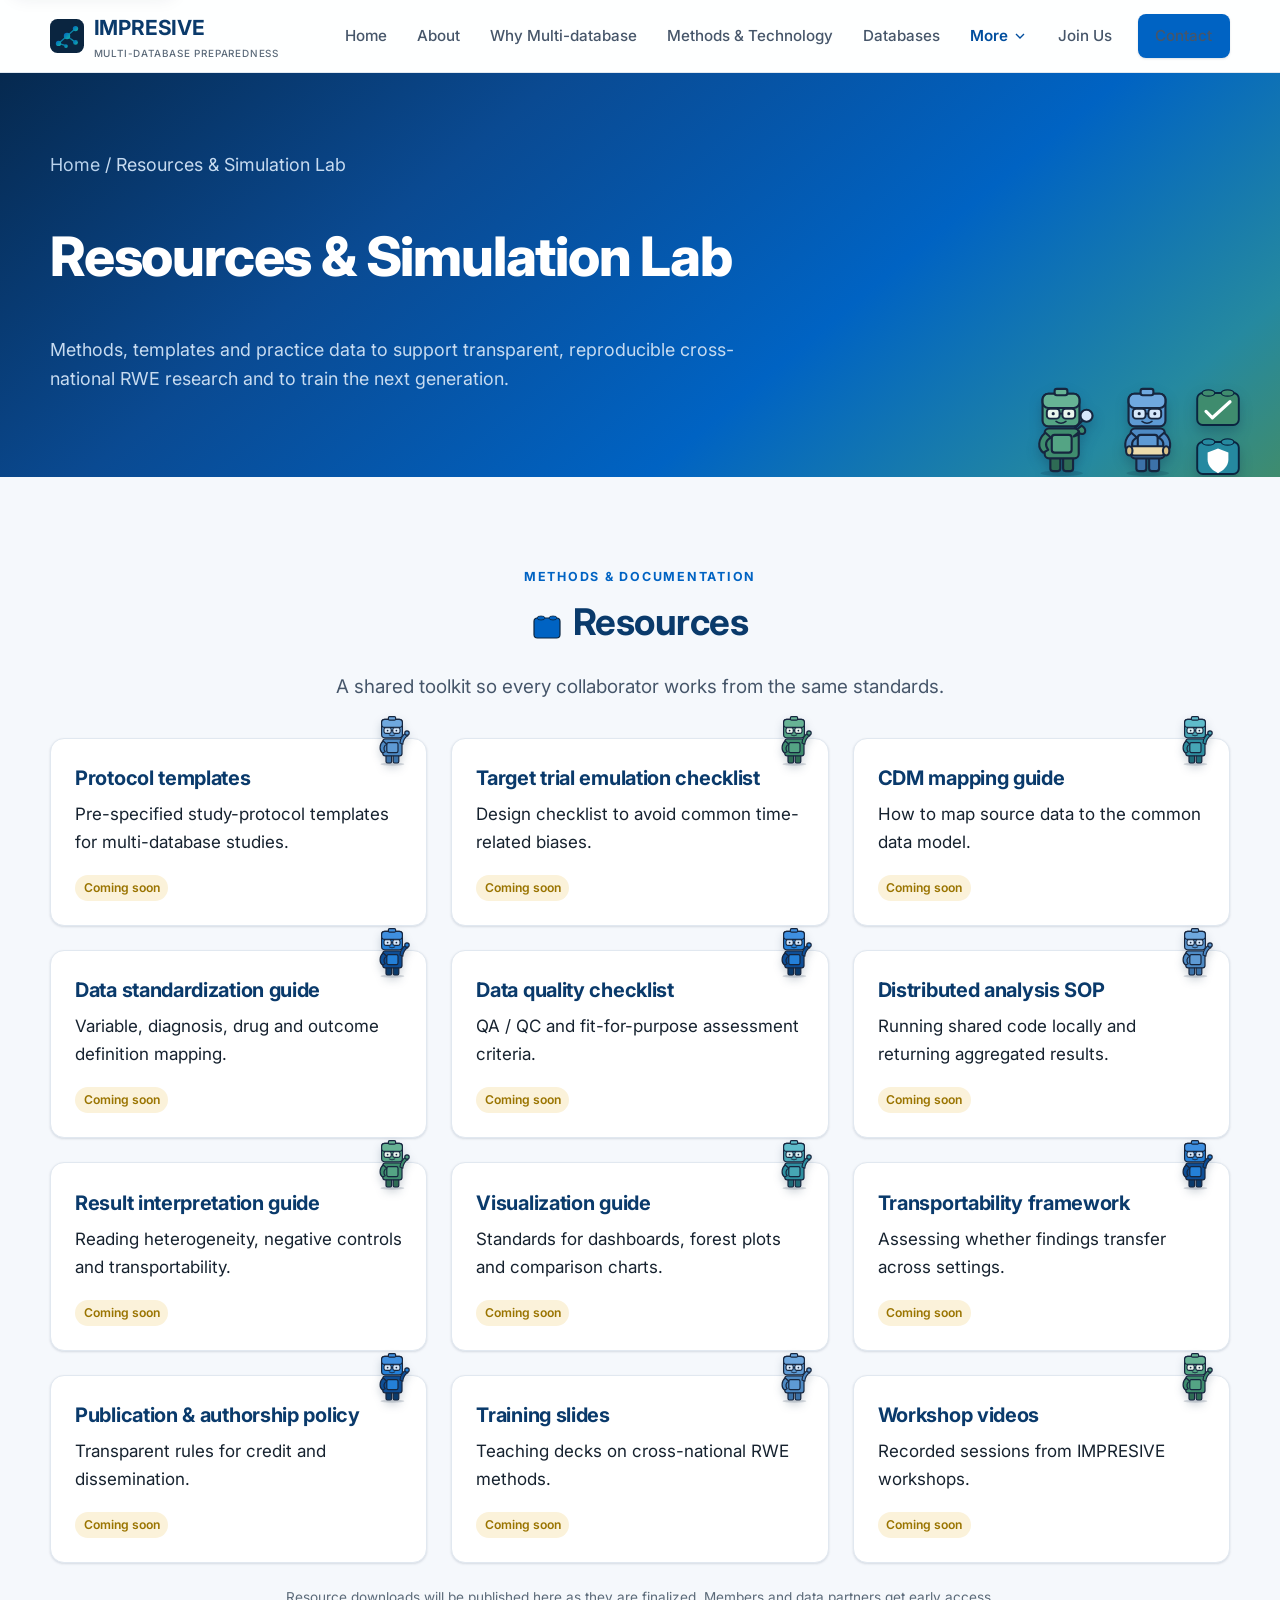
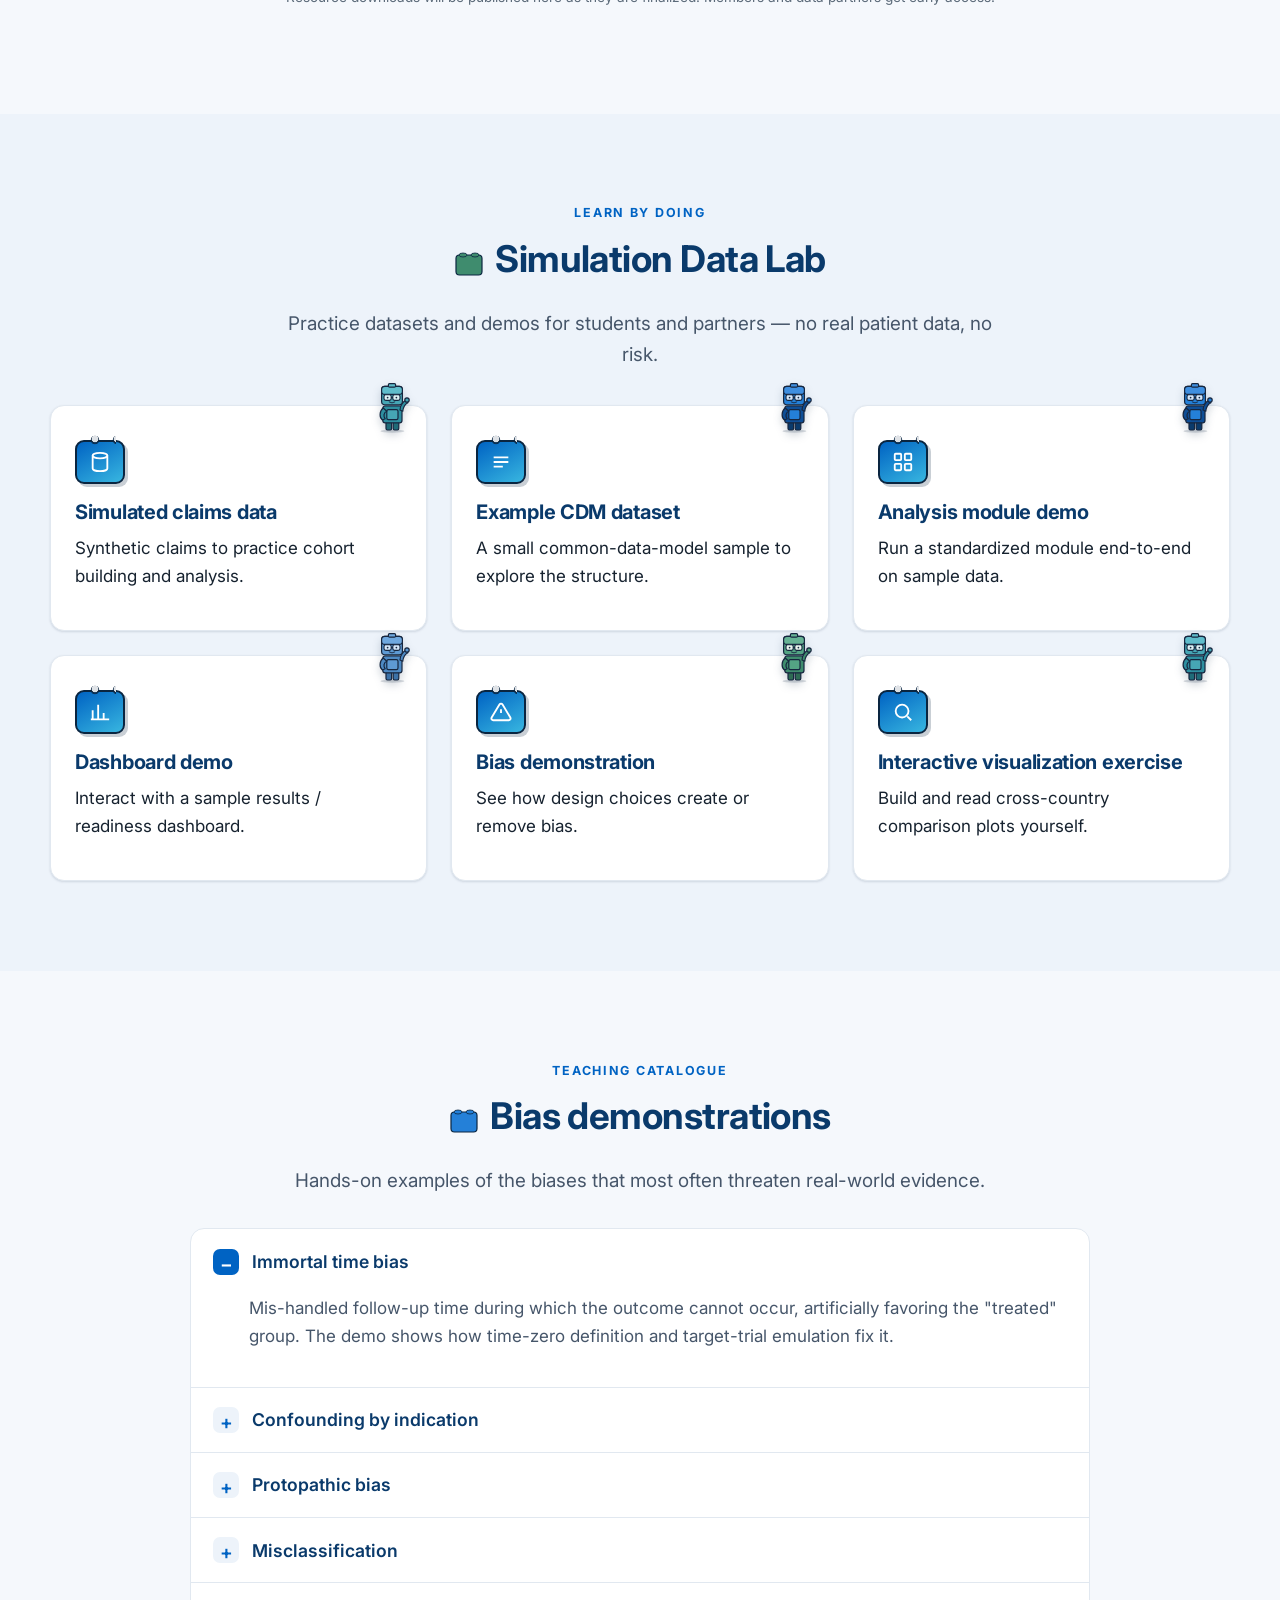
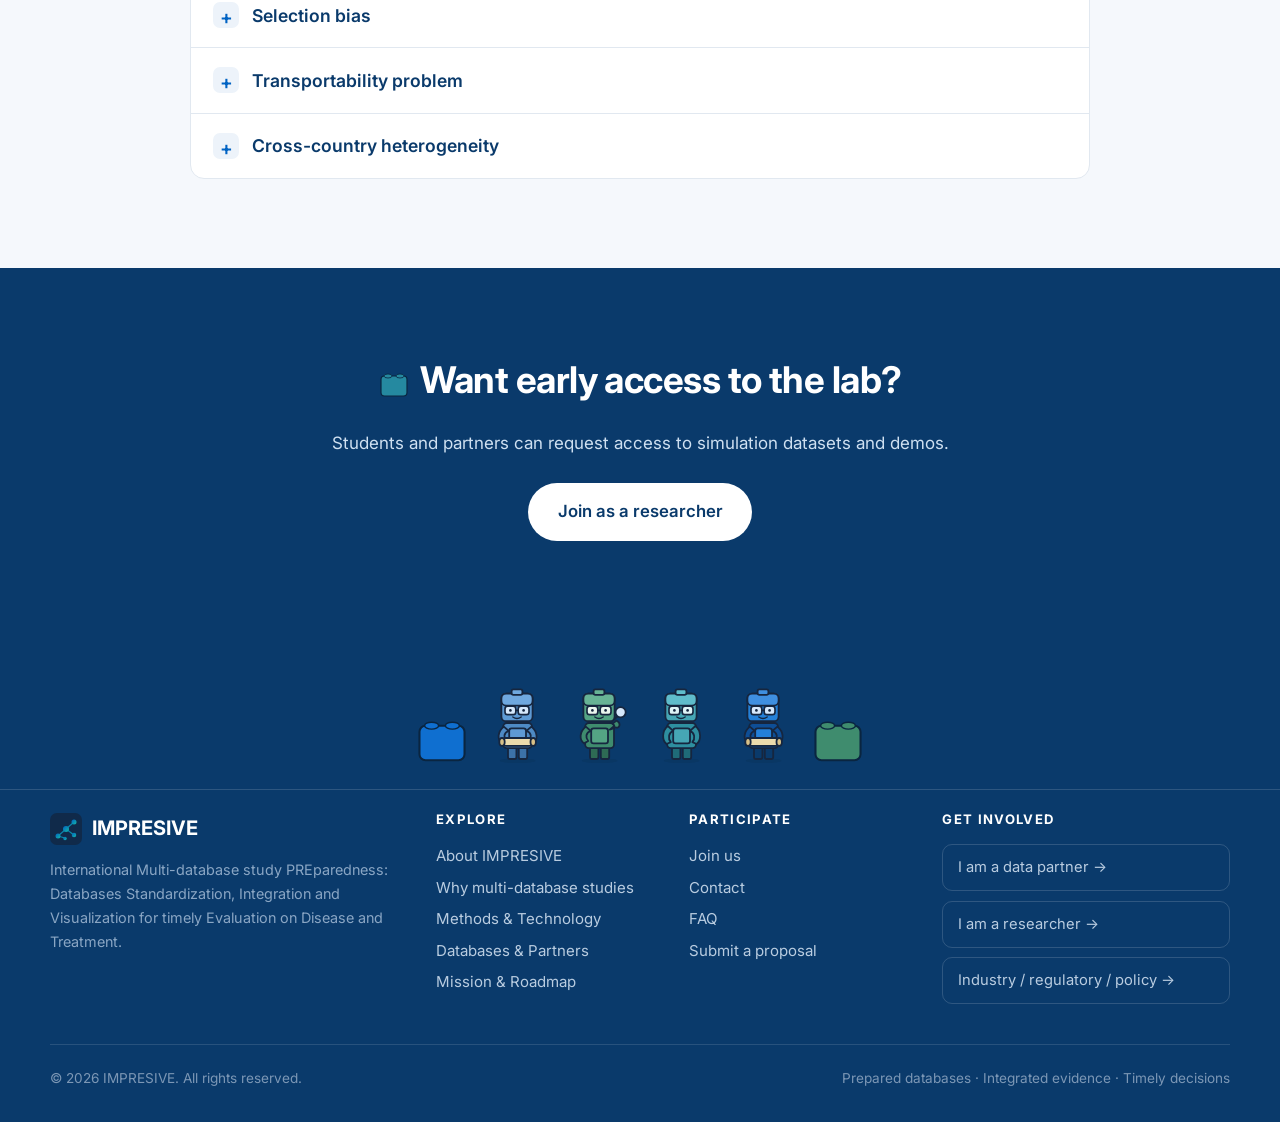
<file: resources.html>
<!DOCTYPE html>
<html lang="en">
<head>
  <meta charset="UTF-8" />
  <meta name="viewport" content="width=device-width, initial-scale=1.0" />
  <title>Resources &amp; Simulation Lab — IMPRESIVE</title>
  <meta name="description" content="IMPRESIVE resources for cross-national RWE research — templates, guides, SOPs and policies — plus a simulation data lab with bias demonstrations for training." />
  <link rel="icon" href="assets/img/favicon.svg" type="image/svg+xml" />
  <link rel="preconnect" href="https://fonts.googleapis.com" />
  <link rel="preconnect" href="https://fonts.gstatic.com" crossorigin />
  <link href="https://fonts.googleapis.com/css2?family=Inter:wght@400;500;600;700;800&display=swap" rel="stylesheet" />
  <link rel="stylesheet" href="assets/css/styles.css" />
</head>
<body data-page="resources">
  <header class="site-header"></header>

  <main>
  <section class="page-hero">
    <div class="wrap">
      <p class="breadcrumb"><a href="index.html">Home</a> / Resources &amp; Simulation Lab</p>
      <h1>Resources &amp; Simulation Lab</h1>
      <p>Methods, templates and practice data to support transparent, reproducible cross-national RWE research and to train the next generation.</p>
    </div>
  </section>

  <!-- Resources -->
  <section class="section">
    <div class="wrap">
      <div class="center" style="margin-bottom:2.2rem">
        <p class="eyebrow">Methods &amp; documentation</p>
        <h2>Resources</h2>
        <p class="lead">A shared toolkit so every collaborator works from the same standards.</p>
      </div>
      <div class="grid cols-3">
        <div class="card card--hover reveal"><h3>Protocol templates</h3><p>Pre-specified study-protocol templates for multi-database studies.</p><span class="pill pill--warn">Coming soon</span></div>
        <div class="card card--hover reveal"><h3>Target trial emulation checklist</h3><p>Design checklist to avoid common time-related biases.</p><span class="pill pill--warn">Coming soon</span></div>
        <div class="card card--hover reveal"><h3>CDM mapping guide</h3><p>How to map source data to the common data model.</p><span class="pill pill--warn">Coming soon</span></div>
        <div class="card card--hover reveal"><h3>Data standardization guide</h3><p>Variable, diagnosis, drug and outcome definition mapping.</p><span class="pill pill--warn">Coming soon</span></div>
        <div class="card card--hover reveal"><h3>Data quality checklist</h3><p>QA / QC and fit-for-purpose assessment criteria.</p><span class="pill pill--warn">Coming soon</span></div>
        <div class="card card--hover reveal"><h3>Distributed analysis SOP</h3><p>Running shared code locally and returning aggregated results.</p><span class="pill pill--warn">Coming soon</span></div>
        <div class="card card--hover reveal"><h3>Result interpretation guide</h3><p>Reading heterogeneity, negative controls and transportability.</p><span class="pill pill--warn">Coming soon</span></div>
        <div class="card card--hover reveal"><h3>Visualization guide</h3><p>Standards for dashboards, forest plots and comparison charts.</p><span class="pill pill--warn">Coming soon</span></div>
        <div class="card card--hover reveal"><h3>Transportability framework</h3><p>Assessing whether findings transfer across settings.</p><span class="pill pill--warn">Coming soon</span></div>
        <div class="card card--hover reveal"><h3>Publication &amp; authorship policy</h3><p>Transparent rules for credit and dissemination.</p><span class="pill pill--warn">Coming soon</span></div>
        <div class="card card--hover reveal"><h3>Training slides</h3><p>Teaching decks on cross-national RWE methods.</p><span class="pill pill--warn">Coming soon</span></div>
        <div class="card card--hover reveal"><h3>Workshop videos</h3><p>Recorded sessions from IMPRESIVE workshops.</p><span class="pill pill--warn">Coming soon</span></div>
      </div>
      <p class="form-note center" style="margin-top:1.4rem">Resource downloads will be published here as they
        are finalized. Members and data partners get early access.</p>
    </div>
  </section>

  <!-- Simulation lab -->
  <section class="section section--tint">
    <div class="wrap">
      <div class="center" style="margin-bottom:2.2rem">
        <p class="eyebrow">Learn by doing</p>
        <h2>Simulation Data Lab</h2>
        <p class="lead">Practice datasets and demos for students and partners — no real patient data, no risk.</p>
      </div>
      <div class="grid cols-3">
        <article class="card reveal"><div class="icon" aria-hidden="true"><svg viewBox="0 0 24 24" fill="none" stroke="currentColor" stroke-width="2"><ellipse cx="12" cy="5" rx="8" ry="3"/><path d="M4 5v14c0 1.7 3.6 3 8 3s8-1.3 8-3V5"/></svg></div><h3>Simulated claims data</h3><p>Synthetic claims to practice cohort building and analysis.</p></article>
        <article class="card reveal"><div class="icon" aria-hidden="true"><svg viewBox="0 0 24 24" fill="none" stroke="currentColor" stroke-width="2"><path d="M4 7h16M4 12h16M4 17h10"/></svg></div><h3>Example CDM dataset</h3><p>A small common-data-model sample to explore the structure.</p></article>
        <article class="card reveal"><div class="icon" aria-hidden="true"><svg viewBox="0 0 24 24" fill="none" stroke="currentColor" stroke-width="2"><rect x="3" y="3" width="7" height="7" rx="1"/><rect x="14" y="3" width="7" height="7" rx="1"/><rect x="3" y="14" width="7" height="7" rx="1"/><rect x="14" y="14" width="7" height="7" rx="1"/></svg></div><h3>Analysis module demo</h3><p>Run a standardized module end-to-end on sample data.</p></article>
        <article class="card reveal"><div class="icon" aria-hidden="true"><svg viewBox="0 0 24 24" fill="none" stroke="currentColor" stroke-width="2"><path d="M4 20V10M10 20V4M16 20v-7M22 20H2"/></svg></div><h3>Dashboard demo</h3><p>Interact with a sample results / readiness dashboard.</p></article>
        <article class="card reveal"><div class="icon" aria-hidden="true"><svg viewBox="0 0 24 24" fill="none" stroke="currentColor" stroke-width="2"><path d="M12 9v4M12 17h.01M10.3 3.9 1.8 18a2 2 0 0 0 1.7 3h17a2 2 0 0 0 1.7-3L13.7 3.9a2 2 0 0 0-3.4 0z"/></svg></div><h3>Bias demonstration</h3><p>See how design choices create or remove bias.</p></article>
        <article class="card reveal"><div class="icon" aria-hidden="true"><svg viewBox="0 0 24 24" fill="none" stroke="currentColor" stroke-width="2"><circle cx="11" cy="11" r="7"/><path d="m21 21-4.3-4.3"/></svg></div><h3>Interactive visualization exercise</h3><p>Build and read cross-country comparison plots yourself.</p></article>
      </div>
    </div>
  </section>

  <!-- Bias demonstrations -->
  <section class="section">
    <div class="wrap" style="max-width:900px">
      <div class="center" style="margin-bottom:2rem">
        <p class="eyebrow">Teaching catalogue</p>
        <h2>Bias demonstrations</h2>
        <p class="lead">Hands-on examples of the biases that most often threaten real-world evidence.</p>
      </div>
      <div class="accordion reveal">
        <details open><summary>Immortal time bias</summary><div class="body"><p>Mis-handled follow-up time during which the outcome cannot occur, artificially favoring the "treated" group. The demo shows how time-zero definition and target-trial emulation fix it.</p></div></details>
        <details><summary>Confounding by indication</summary><div class="body"><p>Treatment is chosen because of disease severity, mixing the reason for treatment with its effect. The demo contrasts naïve vs. confounding-adjusted estimates.</p></div></details>
        <details><summary>Protopathic bias</summary><div class="body"><p>A drug given for early symptoms of an as-yet-undiagnosed disease looks falsely causal. The demo shows the effect of exposure lag windows.</p></div></details>
        <details><summary>Misclassification</summary><div class="body"><p>Errors in exposure or outcome definitions bias results. The demo varies code-based phenotype accuracy to show the impact.</p></div></details>
        <details><summary>Selection bias</summary><div class="body"><p>Who enters or stays in the cohort distorts the comparison. The demo illustrates differential enrolment and loss to follow-up.</p></div></details>
        <details><summary>Transportability problem</summary><div class="body"><p>A valid estimate in one population may not transfer to another with a different case-mix. The demo reweights to a target population.</p></div></details>
        <details><summary>Cross-country heterogeneity</summary><div class="body"><p>Real differences between health systems, not error, drive divergent results. The demo separates true heterogeneity from artefact.</p></div></details>
      </div>
    </div>
  </section>

  <section class="section section--navy">
    <div class="wrap center" style="max-width:760px">
      <h2>Want early access to the lab?</h2>
      <p style="color:#CFE0F1">Students and partners can request access to simulation datasets and demos.</p>
      <a class="btn btn--light btn--lg" href="join.html#researchers" style="margin-top:.6rem">Join as a researcher</a>
    </div>
  </section>
  </main>

  <footer class="site-footer"></footer>
  <script src="assets/js/main.js"></script>
</body>
</html>
</file>
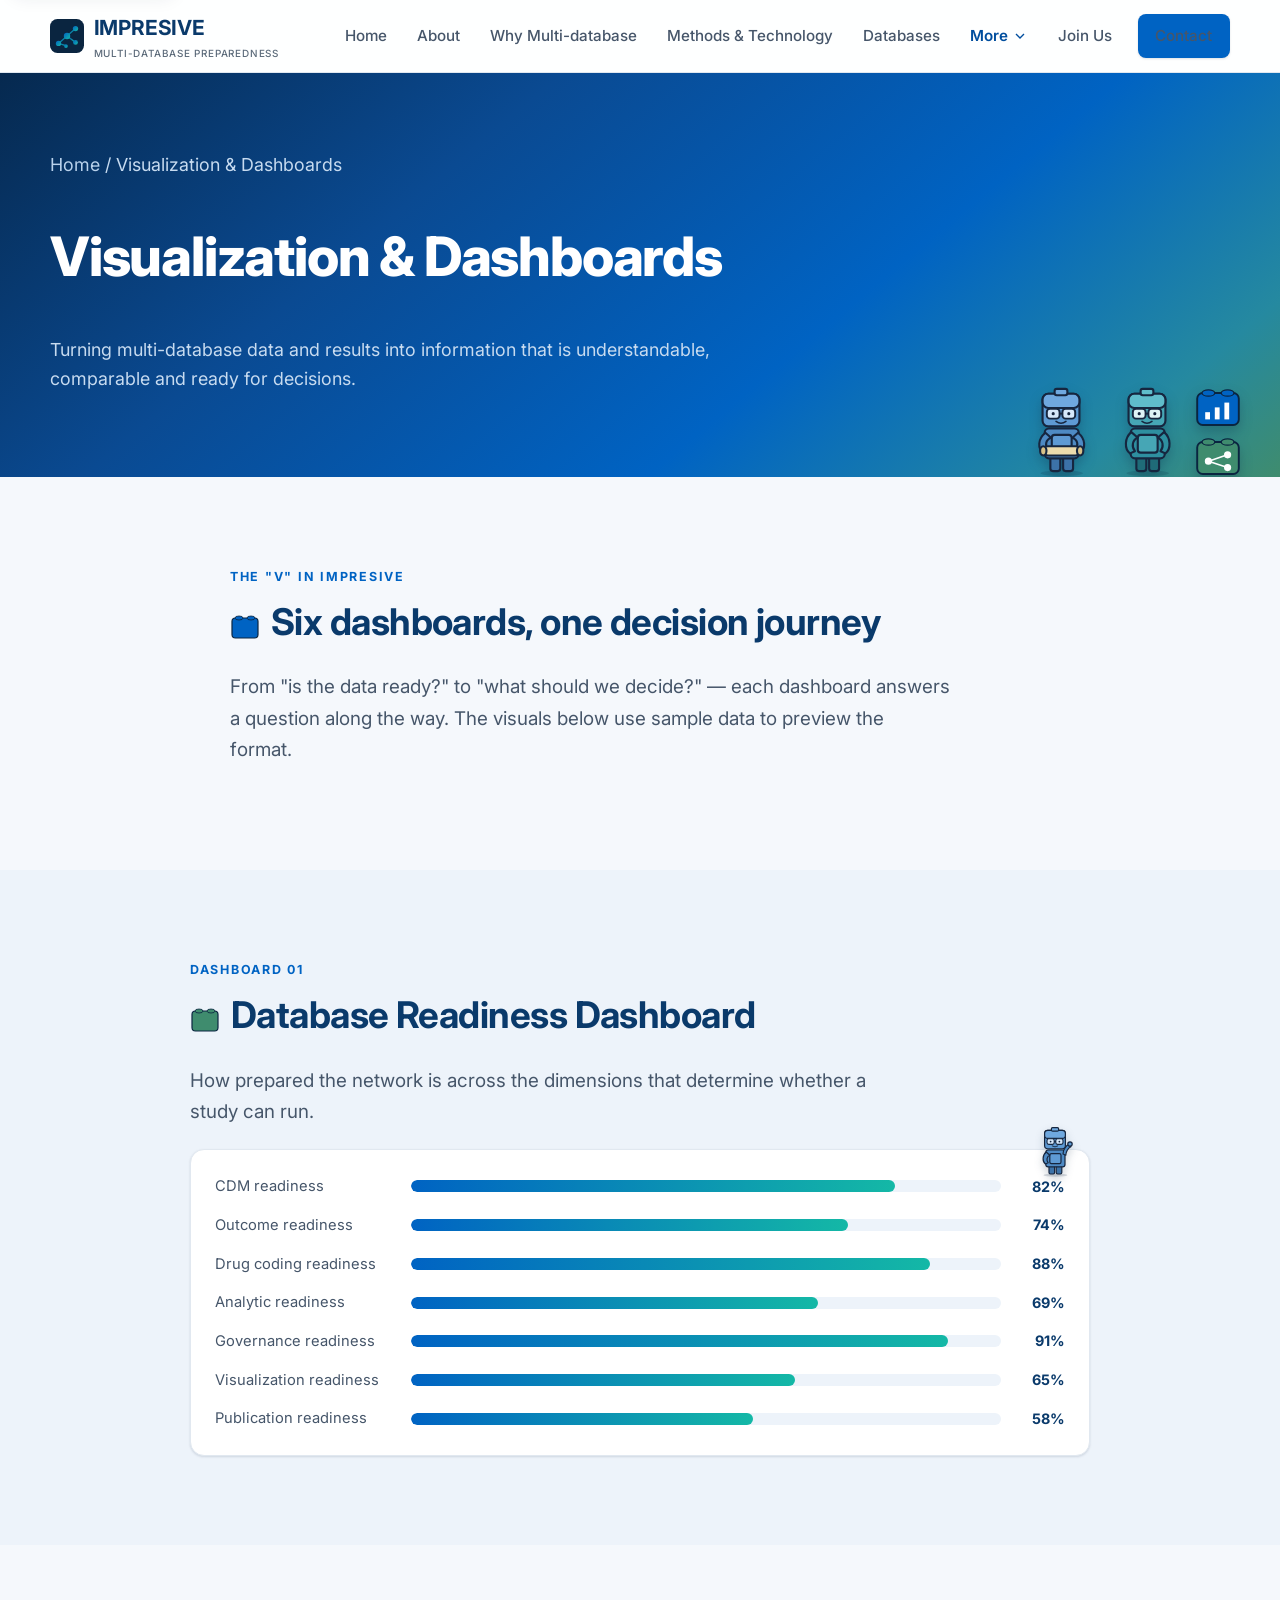
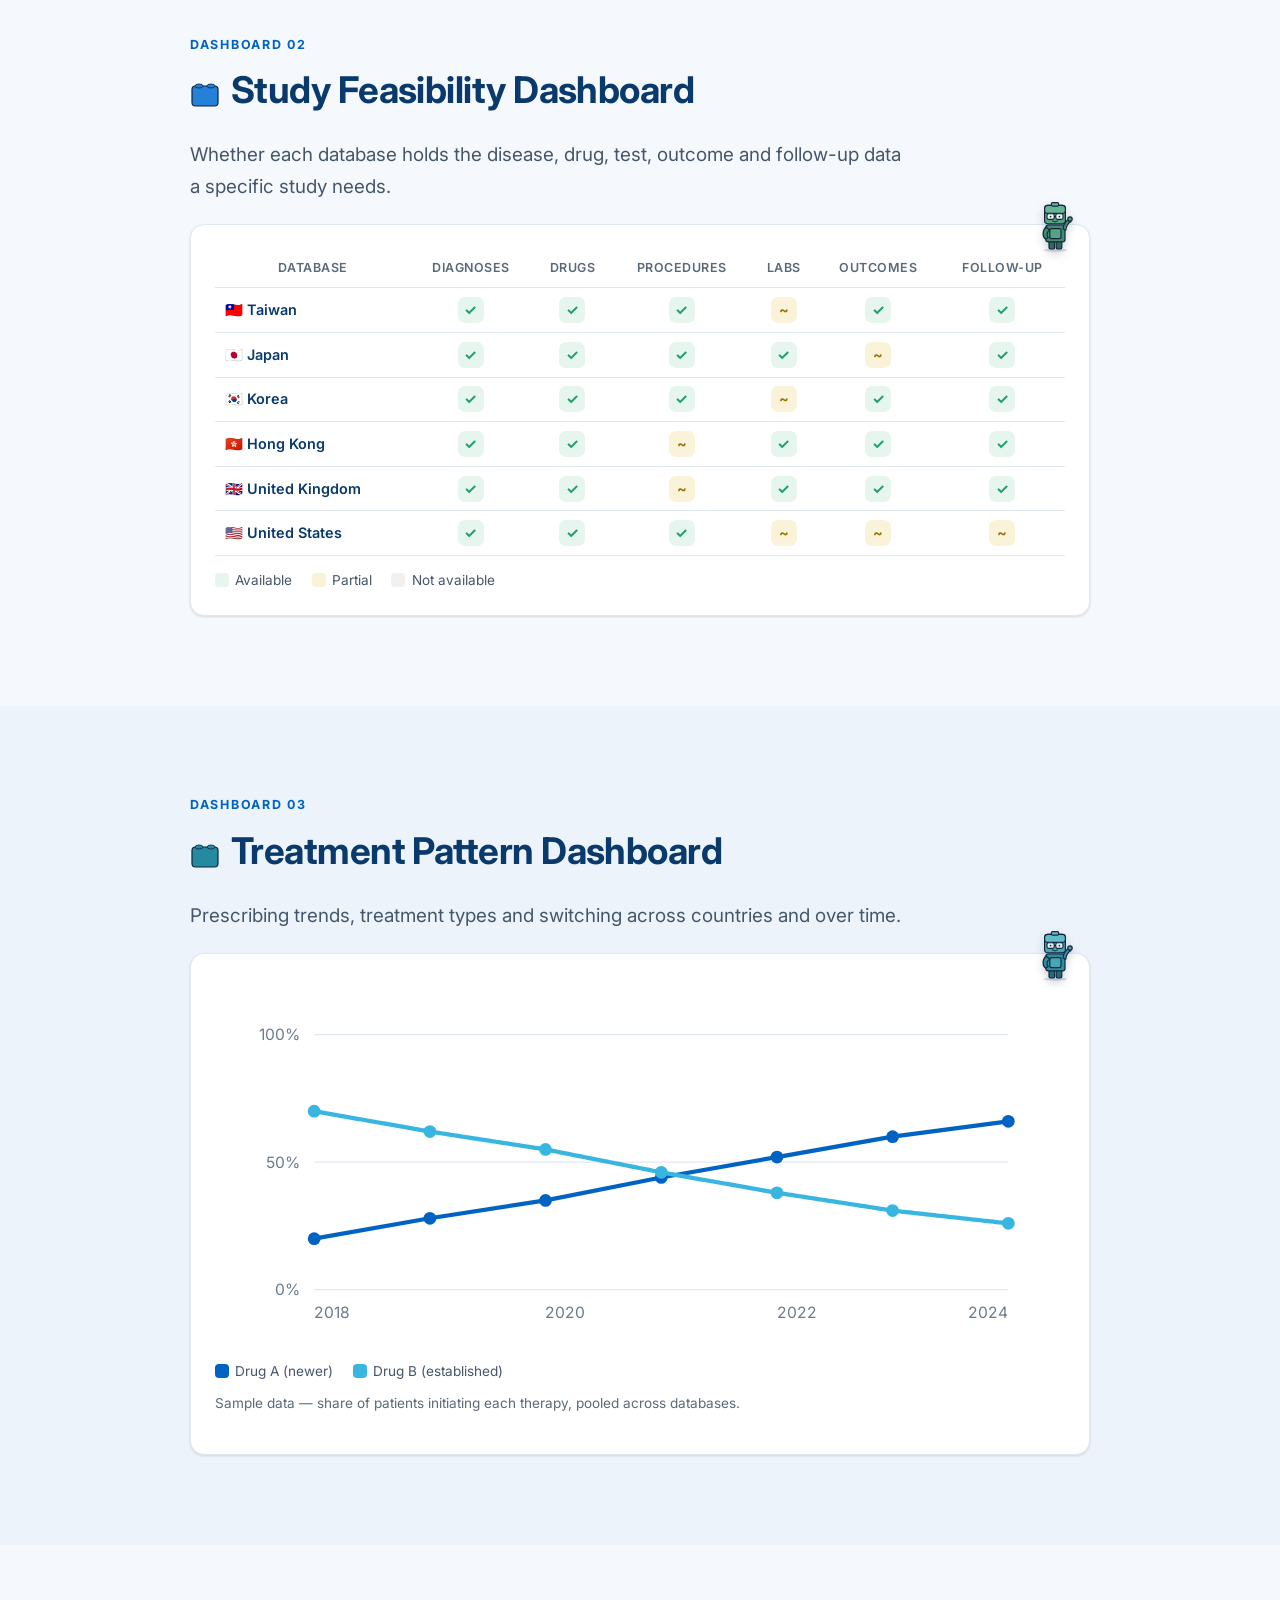
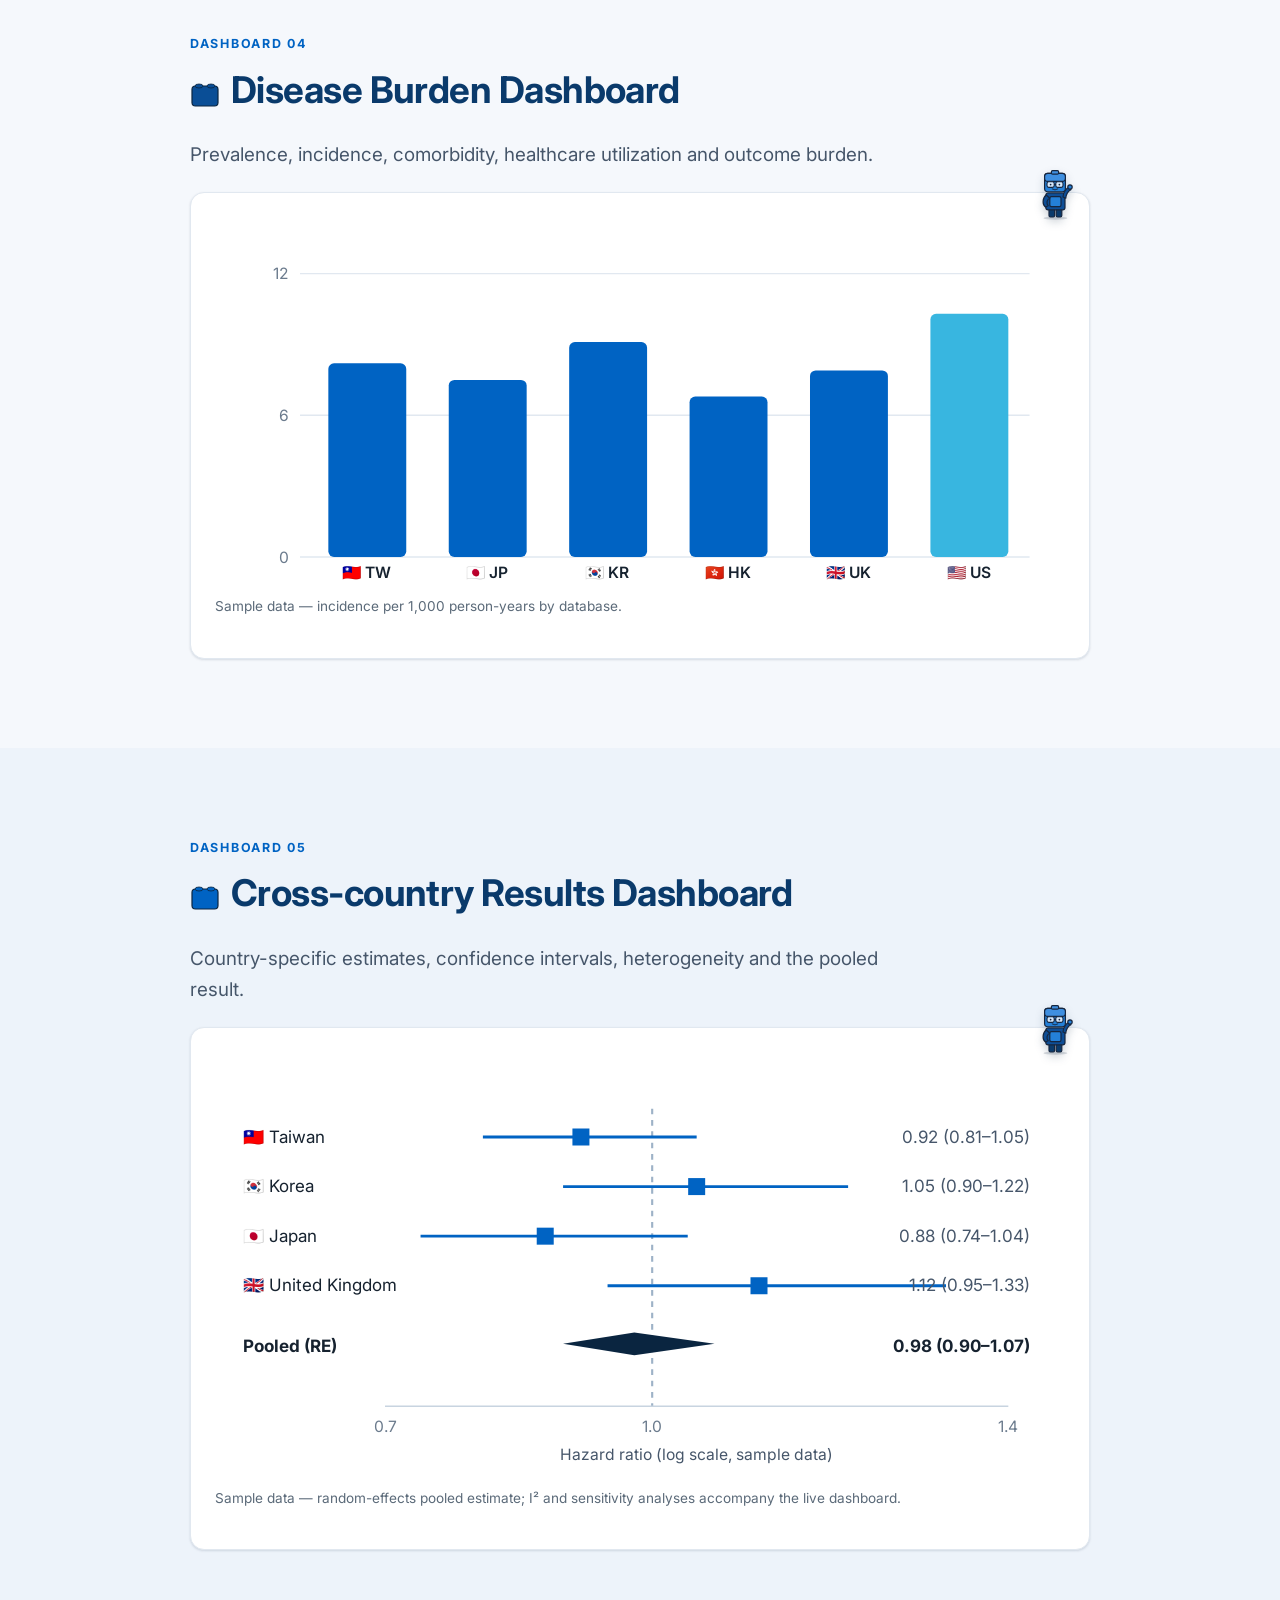
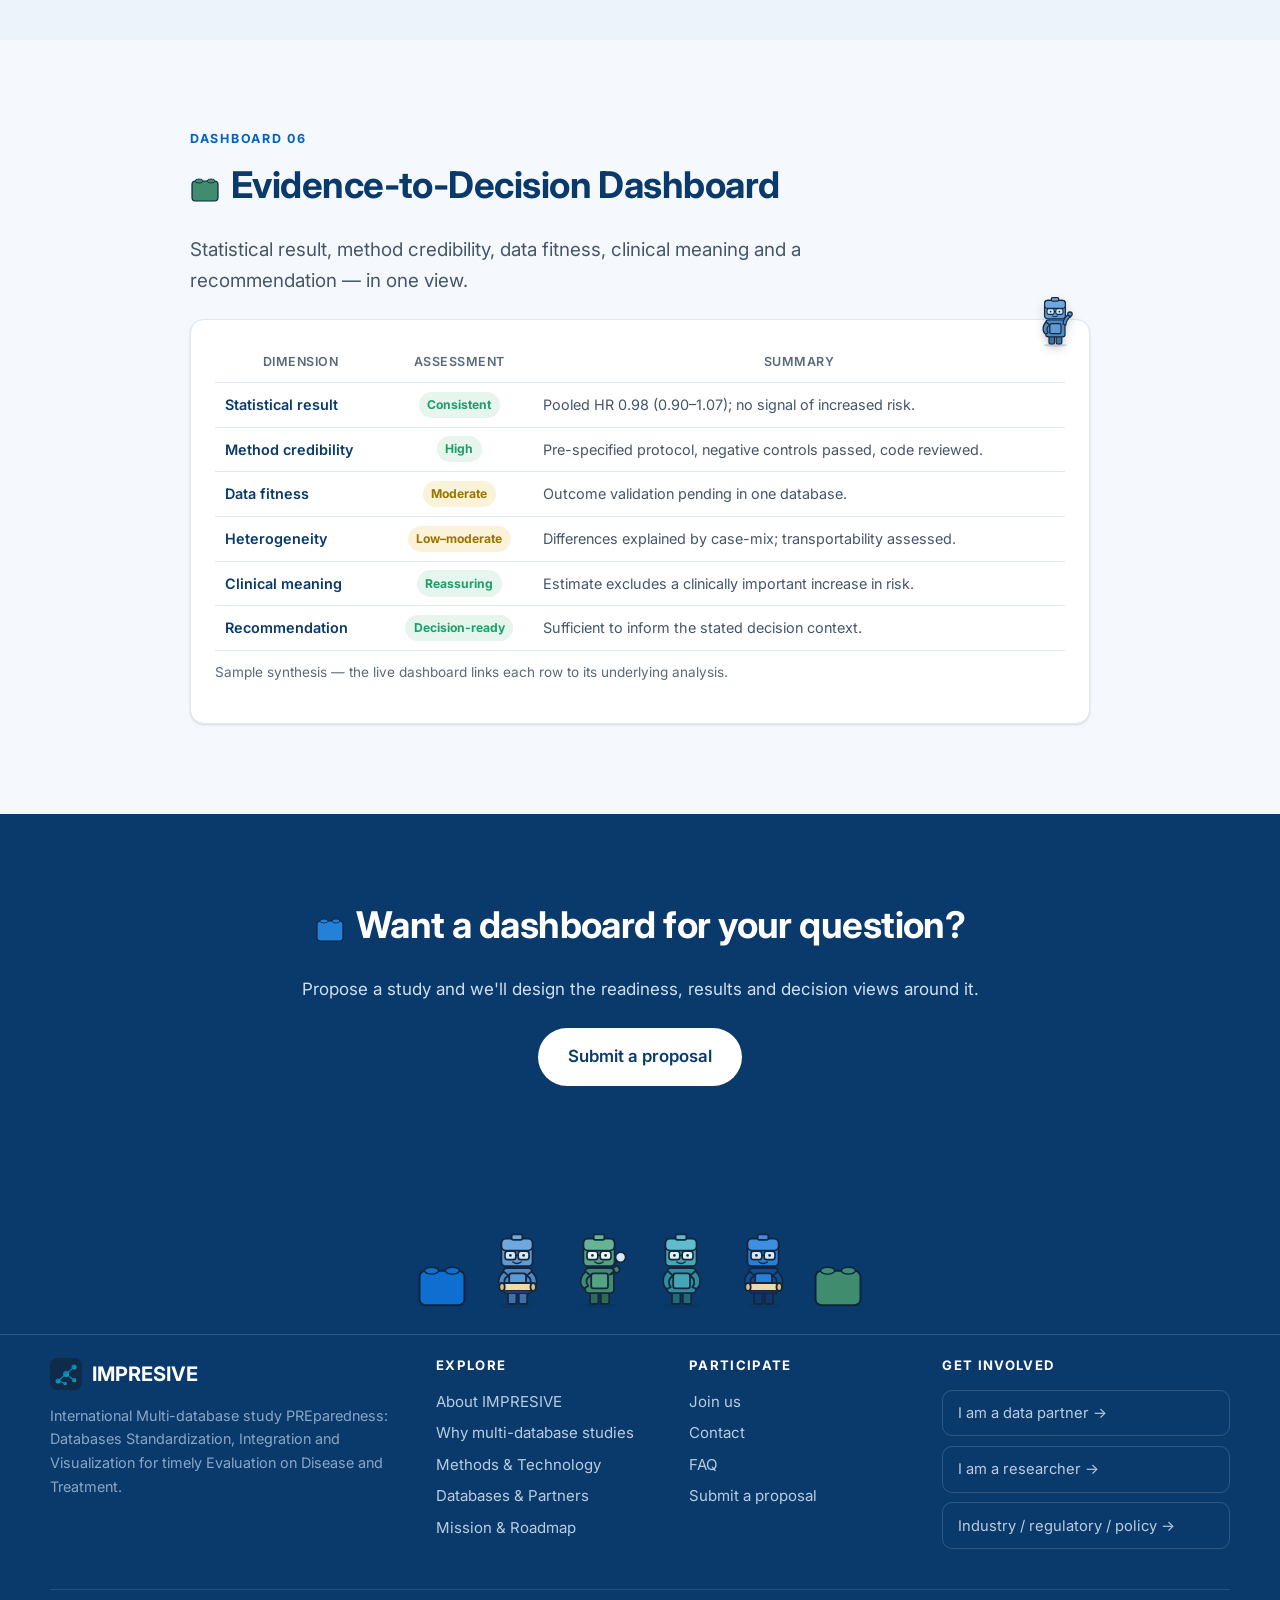
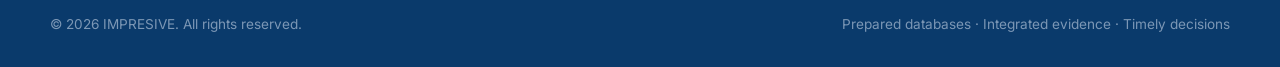
<file: visualization.html>
<!DOCTYPE html>
<html lang="en">
<head>
  <meta charset="UTF-8" />
  <meta name="viewport" content="width=device-width, initial-scale=1.0" />
  <title>Visualization &amp; Dashboards — IMPRESIVE</title>
  <meta name="description" content="How IMPRESIVE turns multi-database data and results into comparable, decision-ready visuals — readiness, feasibility, treatment patterns, disease burden, cross-country results and evidence-to-decision dashboards." />
  <link rel="icon" href="assets/img/favicon.svg" type="image/svg+xml" />
  <link rel="preconnect" href="https://fonts.googleapis.com" />
  <link rel="preconnect" href="https://fonts.gstatic.com" crossorigin />
  <link href="https://fonts.googleapis.com/css2?family=Inter:wght@400;500;600;700;800&display=swap" rel="stylesheet" />
  <link rel="stylesheet" href="assets/css/styles.css" />
</head>
<body data-page="visualization">
  <header class="site-header"></header>

  <main>
  <section class="page-hero">
    <div class="wrap">
      <p class="breadcrumb"><a href="index.html">Home</a> / Visualization &amp; Dashboards</p>
      <h1>Visualization &amp; Dashboards</h1>
      <p>Turning multi-database data and results into information that is understandable, comparable and ready for decisions.</p>
    </div>
  </section>

  <!-- Intro -->
  <section class="section">
    <div class="wrap" style="max-width:820px">
      <p class="eyebrow">The "V" in IMPRESIVE</p>
      <h2>Six dashboards, one decision journey</h2>
      <p class="lead">From "is the data ready?" to "what should we decide?" — each dashboard answers a question
        along the way. The visuals below use sample data to preview the format.</p>
    </div>
  </section>

  <!-- 1. Readiness -->
  <section class="section section--tint">
    <div class="wrap" style="max-width:900px">
      <p class="eyebrow">Dashboard 01</p>
      <h2>Database Readiness Dashboard</h2>
      <p class="lead">How prepared the network is across the dimensions that determine whether a study can run.</p>
      <div class="card chart-card" style="margin-top:1.4rem">
        <div class="readiness">
          <div class="row"><span class="name">CDM readiness</span><div class="bar"><i data-pct="82"></i></div><span class="pct">82%</span></div>
          <div class="row"><span class="name">Outcome readiness</span><div class="bar"><i data-pct="74"></i></div><span class="pct">74%</span></div>
          <div class="row"><span class="name">Drug coding readiness</span><div class="bar"><i data-pct="88"></i></div><span class="pct">88%</span></div>
          <div class="row"><span class="name">Analytic readiness</span><div class="bar"><i data-pct="69"></i></div><span class="pct">69%</span></div>
          <div class="row"><span class="name">Governance readiness</span><div class="bar"><i data-pct="91"></i></div><span class="pct">91%</span></div>
          <div class="row"><span class="name">Visualization readiness</span><div class="bar"><i data-pct="65"></i></div><span class="pct">65%</span></div>
          <div class="row"><span class="name">Publication readiness</span><div class="bar"><i data-pct="58"></i></div><span class="pct">58%</span></div>
        </div>
      </div>
    </div>
  </section>

  <!-- 2. Feasibility -->
  <section class="section">
    <div class="wrap" style="max-width:900px">
      <p class="eyebrow">Dashboard 02</p>
      <h2>Study Feasibility Dashboard</h2>
      <p class="lead">Whether each database holds the disease, drug, test, outcome and follow-up data a specific study needs.</p>
      <div class="card chart-card" style="margin-top:1.4rem">
        <div class="matrix-wrap">
          <table class="matrix">
            <thead><tr><th>Database</th><th>Diagnoses</th><th>Drugs</th><th>Procedures</th><th>Labs</th><th>Outcomes</th><th>Follow-up</th></tr></thead>
            <tbody>
              <tr><th>🇹🇼 Taiwan</th><td><span class="cell yes">✓</span></td><td><span class="cell yes">✓</span></td><td><span class="cell yes">✓</span></td><td><span class="cell part">~</span></td><td><span class="cell yes">✓</span></td><td><span class="cell yes">✓</span></td></tr>
              <tr><th>🇯🇵 Japan</th><td><span class="cell yes">✓</span></td><td><span class="cell yes">✓</span></td><td><span class="cell yes">✓</span></td><td><span class="cell yes">✓</span></td><td><span class="cell part">~</span></td><td><span class="cell yes">✓</span></td></tr>
              <tr><th>🇰🇷 Korea</th><td><span class="cell yes">✓</span></td><td><span class="cell yes">✓</span></td><td><span class="cell yes">✓</span></td><td><span class="cell part">~</span></td><td><span class="cell yes">✓</span></td><td><span class="cell yes">✓</span></td></tr>
              <tr><th>🇭🇰 Hong Kong</th><td><span class="cell yes">✓</span></td><td><span class="cell yes">✓</span></td><td><span class="cell part">~</span></td><td><span class="cell yes">✓</span></td><td><span class="cell yes">✓</span></td><td><span class="cell yes">✓</span></td></tr>
              <tr><th>🇬🇧 United Kingdom</th><td><span class="cell yes">✓</span></td><td><span class="cell yes">✓</span></td><td><span class="cell part">~</span></td><td><span class="cell yes">✓</span></td><td><span class="cell yes">✓</span></td><td><span class="cell yes">✓</span></td></tr>
              <tr><th>🇺🇸 United States</th><td><span class="cell yes">✓</span></td><td><span class="cell yes">✓</span></td><td><span class="cell yes">✓</span></td><td><span class="cell part">~</span></td><td><span class="cell part">~</span></td><td><span class="cell part">~</span></td></tr>
            </tbody>
          </table>
        </div>
        <div class="viz-legend">
          <span><i style="background:#E6F5EE"></i> Available</span>
          <span><i style="background:#FBF2DA"></i> Partial</span>
          <span><i style="background:#F3F0F0"></i> Not available</span>
        </div>
      </div>
    </div>
  </section>

  <!-- 3. Treatment pattern (trend lines) -->
  <section class="section section--tint">
    <div class="wrap" style="max-width:900px">
      <p class="eyebrow">Dashboard 03</p>
      <h2>Treatment Pattern Dashboard</h2>
      <p class="lead">Prescribing trends, treatment types and switching across countries and over time.</p>
      <div class="card chart-card" style="margin-top:1.4rem">
        <svg viewBox="0 0 600 260" role="img" aria-label="Treatment share trend lines, 2018 to 2024">
          <!-- gridlines + y labels -->
          <g stroke="#E1E8F0" stroke-width="1">
            <line x1="70" y1="40" x2="560" y2="40"/><line x1="70" y1="130" x2="560" y2="130"/><line x1="70" y1="220" x2="560" y2="220"/>
          </g>
          <g fill="#6B7B8D" font-size="11" font-family="Inter, sans-serif">
            <text x="60" y="44" text-anchor="end">100%</text>
            <text x="60" y="134" text-anchor="end">50%</text>
            <text x="60" y="224" text-anchor="end">0%</text>
            <text x="70" y="240">2018</text><text x="233" y="240">2020</text><text x="397" y="240">2022</text><text x="560" y="240" text-anchor="end">2024</text>
          </g>
          <!-- Drug A (rising) -->
          <polyline fill="none" stroke="#0063C3" stroke-width="3" stroke-linecap="round" stroke-linejoin="round"
            points="70,184 151.7,169.6 233.3,157 315,140.8 396.7,126.4 478.3,112 560,101.2"/>
          <!-- Drug B (falling) -->
          <polyline fill="none" stroke="#38B6E0" stroke-width="3" stroke-linecap="round" stroke-linejoin="round" stroke-dasharray="2 0"
            points="70,94 151.7,108.4 233.3,121 315,137.2 396.7,151.6 478.3,164.2 560,173.2"/>
          <!-- Drug A markers -->
          <g fill="#0063C3">
            <circle class="tip" data-tip="Drug A · 2018 — 20%" cx="70" cy="184" r="4.5"><title>Drug A · 2018 — 20%</title></circle>
            <circle class="tip" data-tip="Drug A · 2019 — 28%" cx="151.7" cy="169.6" r="4.5"><title>Drug A · 2019 — 28%</title></circle>
            <circle class="tip" data-tip="Drug A · 2020 — 35%" cx="233.3" cy="157" r="4.5"><title>Drug A · 2020 — 35%</title></circle>
            <circle class="tip" data-tip="Drug A · 2021 — 44%" cx="315" cy="140.8" r="4.5"><title>Drug A · 2021 — 44%</title></circle>
            <circle class="tip" data-tip="Drug A · 2022 — 52%" cx="396.7" cy="126.4" r="4.5"><title>Drug A · 2022 — 52%</title></circle>
            <circle class="tip" data-tip="Drug A · 2023 — 60%" cx="478.3" cy="112" r="4.5"><title>Drug A · 2023 — 60%</title></circle>
            <circle class="tip" data-tip="Drug A · 2024 — 66%" cx="560" cy="101.2" r="4.5"><title>Drug A · 2024 — 66%</title></circle>
          </g>
          <!-- Drug B markers -->
          <g fill="#38B6E0">
            <circle class="tip" data-tip="Drug B · 2018 — 70%" cx="70" cy="94" r="4.5"><title>Drug B · 2018 — 70%</title></circle>
            <circle class="tip" data-tip="Drug B · 2019 — 62%" cx="151.7" cy="108.4" r="4.5"><title>Drug B · 2019 — 62%</title></circle>
            <circle class="tip" data-tip="Drug B · 2020 — 55%" cx="233.3" cy="121" r="4.5"><title>Drug B · 2020 — 55%</title></circle>
            <circle class="tip" data-tip="Drug B · 2021 — 46%" cx="315" cy="137.2" r="4.5"><title>Drug B · 2021 — 46%</title></circle>
            <circle class="tip" data-tip="Drug B · 2022 — 38%" cx="396.7" cy="151.6" r="4.5"><title>Drug B · 2022 — 38%</title></circle>
            <circle class="tip" data-tip="Drug B · 2023 — 31%" cx="478.3" cy="164.2" r="4.5"><title>Drug B · 2023 — 31%</title></circle>
            <circle class="tip" data-tip="Drug B · 2024 — 26%" cx="560" cy="173.2" r="4.5"><title>Drug B · 2024 — 26%</title></circle>
          </g>
        </svg>
        <div class="viz-legend">
          <span><i style="background:#0063C3"></i> Drug A (newer)</span>
          <span><i style="background:#38B6E0"></i> Drug B (established)</span>
        </div>
        <p class="chart-cap">Sample data — share of patients initiating each therapy, pooled across databases.</p>
      </div>
    </div>
  </section>

  <!-- 4. Disease burden (bar chart) -->
  <section class="section">
    <div class="wrap" style="max-width:900px">
      <p class="eyebrow">Dashboard 04</p>
      <h2>Disease Burden Dashboard</h2>
      <p class="lead">Prevalence, incidence, comorbidity, healthcare utilization and outcome burden.</p>
      <div class="card chart-card" style="margin-top:1.4rem">
        <svg viewBox="0 0 600 260" role="img" aria-label="Incidence per 1000 person-years by country">
          <g stroke="#E1E8F0" stroke-width="1">
            <line x1="60" y1="40" x2="575" y2="40"/><line x1="60" y1="140" x2="575" y2="140"/><line x1="60" y1="240" x2="575" y2="240"/>
          </g>
          <g fill="#6B7B8D" font-size="11" font-family="Inter, sans-serif">
            <text x="52" y="44" text-anchor="end">12</text><text x="52" y="144" text-anchor="end">6</text><text x="52" y="244" text-anchor="end">0</text>
          </g>
          <g fill="#0063C3">
            <rect class="tip" data-tip="Taiwan — 8.2 / 1,000 PY" x="80" y="103.3" width="55" height="136.7" rx="4"><title>Taiwan — 8.2 per 1,000 person-years</title></rect>
            <rect class="tip" data-tip="Japan — 7.5 / 1,000 PY" x="165" y="115" width="55" height="125" rx="4"><title>Japan — 7.5 per 1,000 person-years</title></rect>
            <rect class="tip" data-tip="Korea — 9.1 / 1,000 PY" x="250" y="88.3" width="55" height="151.7" rx="4"><title>Korea — 9.1 per 1,000 person-years</title></rect>
            <rect class="tip" data-tip="Hong Kong — 6.8 / 1,000 PY" x="335" y="126.7" width="55" height="113.3" rx="4"><title>Hong Kong — 6.8 per 1,000 person-years</title></rect>
            <rect class="tip" data-tip="United Kingdom — 7.9 / 1,000 PY" x="420" y="108.3" width="55" height="131.7" rx="4"><title>United Kingdom — 7.9 per 1,000 person-years</title></rect>
            <rect class="tip" data-tip="United States — 10.3 / 1,000 PY" x="505" y="68.3" width="55" height="171.7" rx="4" fill="#38B6E0"><title>United States — 10.3 per 1,000 person-years</title></rect>
          </g>
          <g fill="#16222F" font-size="11" font-family="Inter, sans-serif" text-anchor="middle" font-weight="600">
            <text x="107" y="255">🇹🇼 TW</text><text x="192" y="255">🇯🇵 JP</text><text x="277" y="255">🇰🇷 KR</text>
            <text x="362" y="255">🇭🇰 HK</text><text x="447" y="255">🇬🇧 UK</text><text x="532" y="255">🇺🇸 US</text>
          </g>
        </svg>
        <p class="chart-cap">Sample data — incidence per 1,000 person-years by database.</p>
      </div>
    </div>
  </section>

  <!-- 5. Cross-country results (forest plot) -->
  <section class="section section--tint">
    <div class="wrap" style="max-width:900px">
      <p class="eyebrow">Dashboard 05</p>
      <h2>Cross-country Results Dashboard</h2>
      <p class="lead">Country-specific estimates, confidence intervals, heterogeneity and the pooled result.</p>
      <div class="card chart-card" style="margin-top:1.4rem">
        <svg viewBox="0 0 600 300" role="img" aria-label="Forest plot of hazard ratios by country with pooled estimate">
          <!-- reference line at HR=1 -->
          <line x1="308.6" y1="40" x2="308.6" y2="250" stroke="#9DB2C7" stroke-width="1.5" stroke-dasharray="4 4"/>
          <!-- axis -->
          <line x1="120" y1="250" x2="560" y2="250" stroke="#C8D4E0" stroke-width="1"/>
          <g fill="#6B7B8D" font-size="11" font-family="Inter, sans-serif" text-anchor="middle">
            <text x="120" y="268">0.7</text><text x="308.6" y="268">1.0</text><text x="560" y="268">1.4</text>
            <text x="340" y="288" fill="#46566A">Hazard ratio (log scale, sample data)</text>
          </g>
          <!-- rows -->
          <g font-family="Inter, sans-serif" font-size="12" fill="#16222F">
            <!-- Taiwan -->
            <text x="20" y="64">🇹🇼 Taiwan</text>
            <line x1="189.1" y1="60" x2="340.0" y2="60" stroke="#0063C3" stroke-width="2"/>
            <rect class="tip" data-tip="Taiwan — HR 0.92 (0.81–1.05)" x="252.3" y="54" width="12" height="12" fill="#0063C3"><title>Taiwan — HR 0.92 (0.81–1.05)</title></rect>
            <text x="575" y="64" text-anchor="end" fill="#46566A">0.92 (0.81–1.05)</text>
            <!-- Korea -->
            <text x="20" y="99">🇰🇷 Korea</text>
            <line x1="245.7" y1="95" x2="446.9" y2="95" stroke="#0063C3" stroke-width="2"/>
            <rect class="tip" data-tip="Korea — HR 1.05 (0.90–1.22)" x="334.0" y="89" width="12" height="12" fill="#0063C3"><title>Korea — HR 1.05 (0.90–1.22)</title></rect>
            <text x="575" y="99" text-anchor="end" fill="#46566A">1.05 (0.90–1.22)</text>
            <!-- Japan -->
            <text x="20" y="134">🇯🇵 Japan</text>
            <line x1="145.1" y1="130" x2="333.7" y2="130" stroke="#0063C3" stroke-width="2"/>
            <rect class="tip" data-tip="Japan — HR 0.88 (0.74–1.04)" x="227.1" y="124" width="12" height="12" fill="#0063C3"><title>Japan — HR 0.88 (0.74–1.04)</title></rect>
            <text x="575" y="134" text-anchor="end" fill="#46566A">0.88 (0.74–1.04)</text>
            <!-- UK -->
            <text x="20" y="169">🇬🇧 United Kingdom</text>
            <line x1="277.1" y1="165" x2="516.0" y2="165" stroke="#0063C3" stroke-width="2"/>
            <rect class="tip" data-tip="United Kingdom — HR 1.12 (0.95–1.33)" x="378.0" y="159" width="12" height="12" fill="#0063C3"><title>United Kingdom — HR 1.12 (0.95–1.33)</title></rect>
            <text x="575" y="169" text-anchor="end" fill="#46566A">1.12 (0.95–1.33)</text>
            <!-- Pooled diamond -->
            <text x="20" y="212" font-weight="700">Pooled (RE)</text>
            <polygon class="tip" data-tip="Pooled (random-effects) — HR 0.98 (0.90–1.07)" points="245.7,206 296.0,198 352.6,206 296.0,214" fill="#0A2540"><title>Pooled (random-effects) — HR 0.98 (0.90–1.07)</title></polygon>
            <text x="575" y="212" text-anchor="end" font-weight="700">0.98 (0.90–1.07)</text>
          </g>
        </svg>
        <p class="chart-cap">Sample data — random-effects pooled estimate; I² and sensitivity analyses accompany the live dashboard.</p>
      </div>
    </div>
  </section>

  <!-- 6. Evidence-to-decision -->
  <section class="section">
    <div class="wrap" style="max-width:900px">
      <p class="eyebrow">Dashboard 06</p>
      <h2>Evidence-to-Decision Dashboard</h2>
      <p class="lead">Statistical result, method credibility, data fitness, clinical meaning and a recommendation — in one view.</p>
      <div class="card chart-card" style="margin-top:1.4rem">
        <div class="matrix-wrap">
          <table class="matrix">
            <thead><tr><th>Dimension</th><th>Assessment</th><th>Summary</th></tr></thead>
            <tbody>
              <tr><th>Statistical result</th><td><span class="rating high">Consistent</span></td><td style="text-align:left;color:var(--slate)">Pooled HR 0.98 (0.90–1.07); no signal of increased risk.</td></tr>
              <tr><th>Method credibility</th><td><span class="rating high">High</span></td><td style="text-align:left;color:var(--slate)">Pre-specified protocol, negative controls passed, code reviewed.</td></tr>
              <tr><th>Data fitness</th><td><span class="rating mod">Moderate</span></td><td style="text-align:left;color:var(--slate)">Outcome validation pending in one database.</td></tr>
              <tr><th>Heterogeneity</th><td><span class="rating mod">Low–moderate</span></td><td style="text-align:left;color:var(--slate)">Differences explained by case-mix; transportability assessed.</td></tr>
              <tr><th>Clinical meaning</th><td><span class="rating high">Reassuring</span></td><td style="text-align:left;color:var(--slate)">Estimate excludes a clinically important increase in risk.</td></tr>
              <tr><th>Recommendation</th><td><span class="rating high">Decision-ready</span></td><td style="text-align:left;color:var(--slate)">Sufficient to inform the stated decision context.</td></tr>
            </tbody>
          </table>
        </div>
        <p class="chart-cap">Sample synthesis — the live dashboard links each row to its underlying analysis.</p>
      </div>
    </div>
  </section>

  <section class="section section--navy">
    <div class="wrap center" style="max-width:760px">
      <h2>Want a dashboard for your question?</h2>
      <p style="color:#CFE0F1">Propose a study and we'll design the readiness, results and decision views around it.</p>
      <a class="btn btn--light btn--lg" href="join.html#proposal" style="margin-top:.6rem">Submit a proposal</a>
    </div>
  </section>
  </main>

  <footer class="site-footer"></footer>
  <script src="assets/js/main.js"></script>
</body>
</html>
</file>
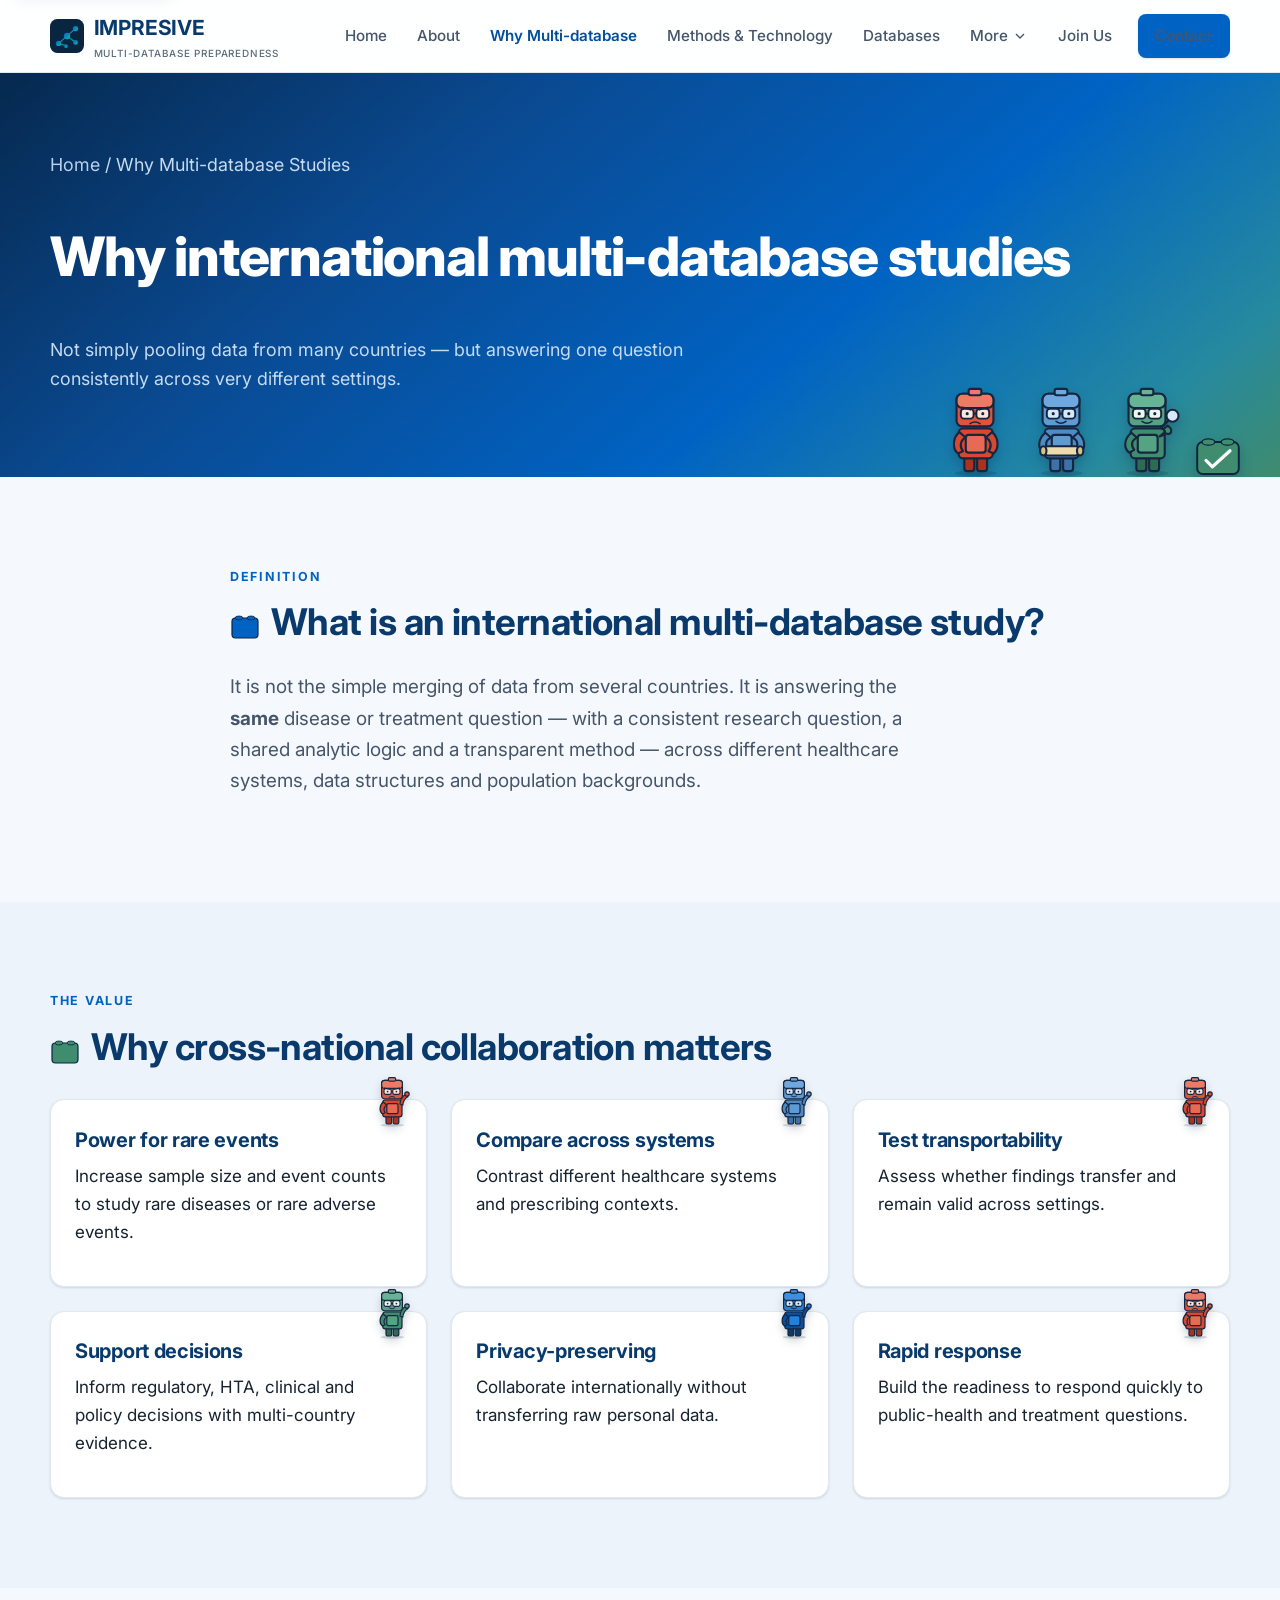
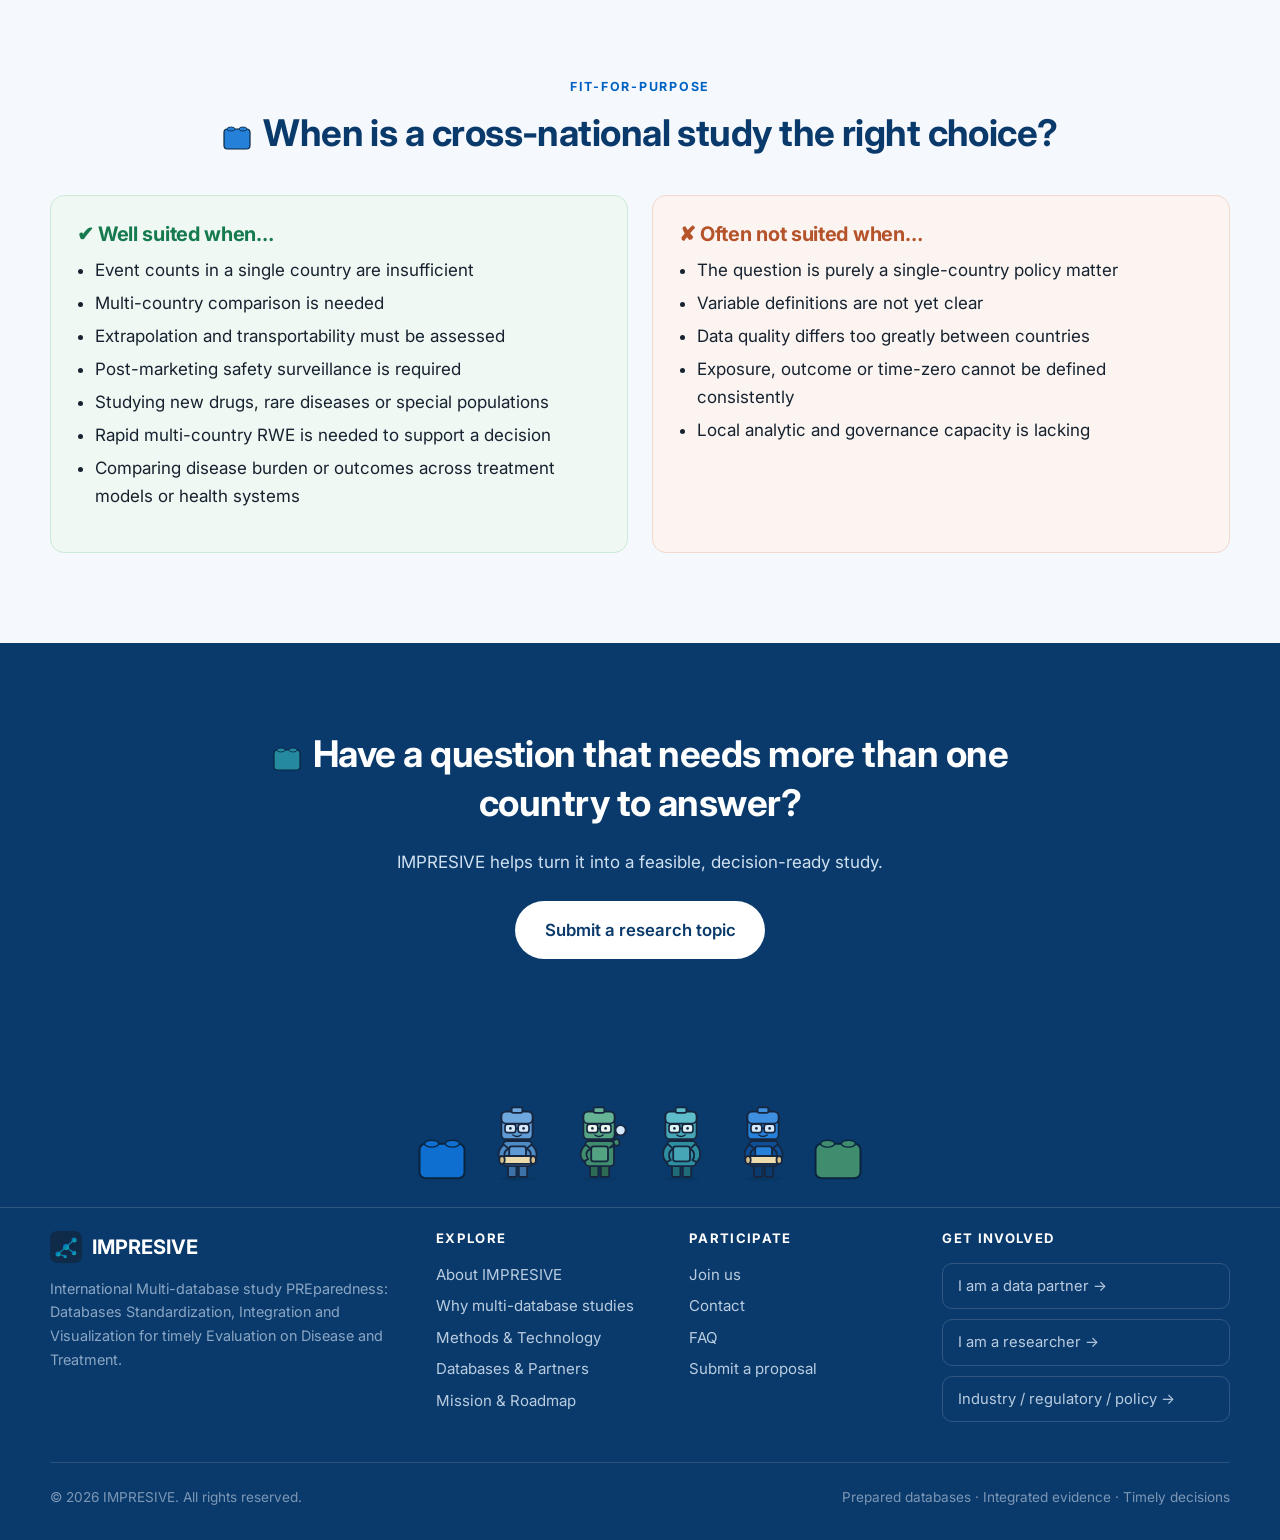
<file: why.html>
<!DOCTYPE html>
<html lang="en">
<head>
  <meta charset="UTF-8" />
  <meta name="viewport" content="width=device-width, initial-scale=1.0" />
  <title>Why International Multi-database Studies — IMPRESIVE</title>
  <meta name="description" content="What international multi-database studies are, why cross-national collaboration matters, when it is suitable, and when it is not." />
  <link rel="icon" href="assets/img/favicon.svg" type="image/svg+xml" />
  <link rel="preconnect" href="https://fonts.googleapis.com" />
  <link rel="preconnect" href="https://fonts.gstatic.com" crossorigin />
  <link href="https://fonts.googleapis.com/css2?family=Inter:wght@400;500;600;700;800&display=swap" rel="stylesheet" />
  <link rel="stylesheet" href="assets/css/styles.css" />
</head>
<body data-page="why">

  <header class="site-header">
    <div class="wrap nav">
      <a class="brand" href="index.html" aria-label="IMPRESIVE home">
        <svg class="mark" viewBox="0 0 64 64" aria-hidden="true"><defs><linearGradient id="bm" x1="0" y1="0" x2="1" y2="1"><stop offset="0" stop-color="#0063C3"/><stop offset="1" stop-color="#38B6E0"/></linearGradient></defs><rect width="64" height="64" rx="14" fill="#0A2540"/><g stroke="url(#bm)" stroke-width="2.4" fill="none" opacity=".9"><line x1="16" y1="46" x2="32" y2="32"/><line x1="32" y1="32" x2="48" y2="18"/><line x1="32" y1="32" x2="48" y2="44"/><line x1="16" y1="46" x2="30" y2="50"/></g><g fill="url(#bm)"><circle cx="16" cy="46" r="5"/><circle cx="32" cy="32" r="6"/><circle cx="48" cy="18" r="5"/><circle cx="48" cy="44" r="4.5"/><circle cx="30" cy="51" r="3.5"/></g></svg>
        <span>IMPRESIVE<small>Multi-database Preparedness</small></span>
      </a>
      <button class="nav-toggle" aria-label="Toggle menu" aria-expanded="false" aria-controls="nav-links">
        <svg viewBox="0 0 24 24" fill="none" stroke="currentColor" stroke-width="2" stroke-linecap="round"><path d="M3 6h18M3 12h18M3 18h18"/></svg>
      </button>
      <nav class="nav-links" id="nav-links">
        <a href="index.html">Home</a>
        <a href="about.html">About</a>
        <a href="why.html" aria-current="page">Why Multi-database</a>
        <a href="methods.html">Methods &amp; Technology</a>
        <a href="databases.html">Databases</a>
        <a href="join.html">Join Us</a>
        <a class="btn btn--primary" href="contact.html">Contact</a>
      </nav>
    </div>
  </header>

  <main>
  <section class="page-hero">
    <div class="wrap">
      <p class="breadcrumb"><a href="index.html">Home</a> / Why Multi-database Studies</p>
      <h1>Why international multi-database studies</h1>
      <p>Not simply pooling data from many countries — but answering one question consistently across very different settings.</p>
    </div>
  </section>

  <!-- What it is -->
  <section class="section">
    <div class="wrap" style="max-width:820px">
      <p class="eyebrow">Definition</p>
      <h2>What is an international multi-database study?</h2>
      <p class="lead">It is not the simple merging of data from several countries. It is answering the
        <strong>same</strong> disease or treatment question — with a consistent research question, a shared
        analytic logic and a transparent method — across different healthcare systems, data structures and
        population backgrounds.</p>
    </div>
  </section>

  <!-- Why collaborate -->
  <section class="section section--tint">
    <div class="wrap">
      <p class="eyebrow">The value</p>
      <h2>Why cross-national collaboration matters</h2>
      <div class="grid cols-3" style="margin-top:1.6rem">
        <div class="card reveal"><h3>Power for rare events</h3><p>Increase sample size and event counts to study rare diseases or rare adverse events.</p></div>
        <div class="card reveal"><h3>Compare across systems</h3><p>Contrast different healthcare systems and prescribing contexts.</p></div>
        <div class="card reveal"><h3>Test transportability</h3><p>Assess whether findings transfer and remain valid across settings.</p></div>
        <div class="card reveal"><h3>Support decisions</h3><p>Inform regulatory, HTA, clinical and policy decisions with multi-country evidence.</p></div>
        <div class="card reveal"><h3>Privacy-preserving</h3><p>Collaborate internationally without transferring raw personal data.</p></div>
        <div class="card reveal"><h3>Rapid response</h3><p>Build the readiness to respond quickly to public-health and treatment questions.</p></div>
      </div>
    </div>
  </section>

  <!-- When suitable / not -->
  <section class="section">
    <div class="wrap">
      <div class="center" style="margin-bottom:2.2rem">
        <p class="eyebrow">Fit-for-purpose</p>
        <h2>When is a cross-national study the right choice?</h2>
      </div>
      <div class="compare">
        <div class="panel yes reveal">
          <h3>✔ Well suited when…</h3>
          <ul>
            <li>Event counts in a single country are insufficient</li>
            <li>Multi-country comparison is needed</li>
            <li>Extrapolation and transportability must be assessed</li>
            <li>Post-marketing safety surveillance is required</li>
            <li>Studying new drugs, rare diseases or special populations</li>
            <li>Rapid multi-country RWE is needed to support a decision</li>
            <li>Comparing disease burden or outcomes across treatment models or health systems</li>
          </ul>
        </div>
        <div class="panel no reveal">
          <h3>✘ Often not suited when…</h3>
          <ul>
            <li>The question is purely a single-country policy matter</li>
            <li>Variable definitions are not yet clear</li>
            <li>Data quality differs too greatly between countries</li>
            <li>Exposure, outcome or time-zero cannot be defined consistently</li>
            <li>Local analytic and governance capacity is lacking</li>
          </ul>
        </div>
      </div>
    </div>
  </section>

  <section class="section section--navy">
    <div class="wrap center" style="max-width:760px">
      <h2>Have a question that needs more than one country to answer?</h2>
      <p style="color:#CFE0F1">IMPRESIVE helps turn it into a feasible, decision-ready study.</p>
      <a class="btn btn--light btn--lg" href="join.html#proposal" style="margin-top:.6rem">Submit a research topic</a>
    </div>
  </section>
  </main>

  <footer class="site-footer">
    <div class="wrap">
      <div class="footer-grid">
        <div>
          <div class="fbrand">
            <svg class="mark" viewBox="0 0 64 64" aria-hidden="true"><defs><linearGradient id="fm" x1="0" y1="0" x2="1" y2="1"><stop offset="0" stop-color="#0063C3"/><stop offset="1" stop-color="#38B6E0"/></linearGradient></defs><rect width="64" height="64" rx="14" fill="#102a4a"/><g stroke="url(#fm)" stroke-width="2.4" fill="none"><line x1="16" y1="46" x2="32" y2="32"/><line x1="32" y1="32" x2="48" y2="18"/><line x1="32" y1="32" x2="48" y2="44"/></g><g fill="url(#fm)"><circle cx="16" cy="46" r="5"/><circle cx="32" cy="32" r="6"/><circle cx="48" cy="18" r="5"/><circle cx="48" cy="44" r="4.5"/></g></svg>
            IMPRESIVE
          </div>
          <p class="full">International Multi-database study PREparedness: Databases Standardization,
            Integration and Visualization for timely Evaluation on Disease and Treatment.</p>
        </div>
        <div><h4>Explore</h4><ul>
          <li><a href="about.html">About IMPRESIVE</a></li>
          <li><a href="why.html">Why multi-database studies</a></li>
          <li><a href="methods.html">Methods &amp; Technology</a></li>
          <li><a href="databases.html">Databases &amp; Partners</a></li>
        </ul></div>
        <div><h4>Participate</h4><ul>
          <li><a href="join.html">Join us</a></li>
          <li><a href="contact.html">Contact</a></li>
          <li><a href="join.html#proposal">Submit a proposal</a></li>
        </ul></div>
        <div><h4>Get involved</h4><div class="footer-cta">
          <a href="join.html#data-partners">I am a data partner →</a>
          <a href="join.html#researchers">I am a researcher →</a>
          <a href="join.html#decision-partners">Industry / regulatory / policy →</a>
        </div></div>
      </div>
      <div class="footer-bottom">
        <span>© <span id="year">2026</span> IMPRESIVE. All rights reserved.</span>
        <span>Prepared databases · Integrated evidence · Timely decisions</span>
      </div>
    </div>
  </footer>

  <script src="assets/js/main.js"></script>
</body>
</html>
</file>
<file: assets/css/styles.css>
/* ==========================================================================
   IMPRESIVE — International Multi-database study PREparedness
   Shared stylesheet (design tokens + components)
   Visual style inspired by AsPEN (clean / professional), blue palette.
   ========================================================================== */

/* ----- Design tokens ----- */
:root {
  /* Blue palette */
  --navy-900: #0A3A6B;   /* deep blue — footer / dark sections (lighter, less heavy) */
  --navy-800: #0E4E96;
  --blue-700: #004E9E;   /* Amgen-blue dark (hover) */
  --blue-600: #0063C3;   /* AMGEN BLUE — primary */
  --blue-500: #2480D8;   /* interactive */
  --blue-400: #4F9BE8;
  --blue-200: #BBD6F2;
  --sky-400: #38B6E0;    /* light sky-blue accent (same family as Amgen blue) */
  --cyan-400: #38B6E0;   /* accent alias */
  --teal-400: #14B8A6;   /* subtle teal — used ONLY as the far end of gradients */
  /* Shared hero gradient (homepage + every inner page header). Blue dominates;
     teal bridges; only a small PHDc-green corner at the very end. */
  --hero-grad: linear-gradient(140deg, #06294F 0%, #0A4A92 32%, var(--blue-600) 64%, #2589A0 88%, #3F8C6E 100%);

  --ink: #16222F;
  --slate: #46566A;
  --muted: #5B6A79;
  --hairline: #E1E8F0;
  --surface: #FFFFFF;
  --canvas: #F5F8FC;     /* off-white / page bg */
  --canvas-2: #EDF3FA;

  --ok: #1E9E6A;
  --warn: #E0A100;

  /* Typography */
  --font-sans: "Inter", -apple-system, BlinkMacSystemFont, "Segoe UI", Roboto,
    "Helvetica Neue", "PingFang TC", "Microsoft JhengHei", sans-serif;
  /* AsPEN-style typography: Inter everywhere; headings use heavier weights, not a serif.
     --font-serif is kept as an alias (now Inter) so existing usages need no edits. */
  --font-serif: var(--font-sans);

  /* Layout */
  --maxw: 1180px;
  --radius: 14px;
  --radius-sm: 9px;
  --shadow-sm: 0 1px 2px rgba(10, 37, 64, .06), 0 1px 3px rgba(10, 37, 64, .08);
  --shadow-md: 0 6px 18px rgba(10, 37, 64, .08), 0 2px 6px rgba(10, 37, 64, .06);
  --shadow-lg: 0 18px 48px rgba(10, 37, 64, .14);
  --ring: 0 0 0 3px rgba(30, 120, 212, .25);

  --space: clamp(3rem, 7vw, 6rem);
}

/* ----- Reset / base ----- */
*, *::before, *::after { box-sizing: border-box; }
html { scroll-behavior: smooth; -webkit-text-size-adjust: 100%; }
body {
  margin: 0;
  font-family: var(--font-sans);
  color: var(--ink);
  background: var(--canvas);
  line-height: 1.65;
  font-size: 17px;
  -webkit-font-smoothing: antialiased;
  text-rendering: optimizeLegibility;
}
img, svg { max-width: 100%; display: block; }
a { color: var(--blue-600); text-decoration: none; }
a:hover { color: var(--blue-700); }
h1, h2, h3, h4 { font-family: var(--font-sans); color: var(--navy-900); line-height: 1.2; font-weight: 700; letter-spacing: -.015em; }
h1 { font-size: clamp(2.1rem, 4.6vw, 3.4rem); font-weight: 800; letter-spacing: -.022em; }
h2 { font-size: clamp(1.6rem, 3vw, 2.3rem); margin: 0 0 .6em; }
h3 { font-size: 1.25rem; margin: 0 0 .5em; }
p { margin: 0 0 1rem; }
ul, ol { margin: 0 0 1rem; padding-left: 1.2em; }
li { margin: .3em 0; }
:focus-visible { outline: none; box-shadow: var(--ring); border-radius: 6px; }
main:focus { outline: none; }

/* skip-to-content link (visible only on focus) */
.skip-link {
  position: fixed; top: -60px; left: 12px; z-index: 200;
  background: var(--blue-600); color: #fff; padding: .7em 1.2em; border-radius: 0 0 10px 10px;
  font-weight: 600; box-shadow: var(--shadow-md); transition: top .18s ease;
}
.skip-link:focus { top: 0; color: #fff; }

/* ----- Layout helpers ----- */
.wrap { width: min(100% - 2.4rem, var(--maxw)); margin-inline: auto; }
.section { padding-block: var(--space); }
.section--tint { background: var(--canvas-2); }
.section--navy { background: var(--navy-900); color: #DCE7F2; }
.section--navy h2, .section--navy h3 { color: #fff; }
.eyebrow {
  font-family: var(--font-sans); font-weight: 700; font-size: .78rem;
  letter-spacing: .14em; text-transform: uppercase; color: var(--blue-600);
  margin: 0 0 .8rem;
}
.section--navy .eyebrow { color: var(--cyan-400); }
.lead { font-size: 1.18rem; color: var(--slate); max-width: 60ch; }
.center { text-align: center; }
.center .lead { margin-inline: auto; }
.grid { display: grid; gap: 1.5rem; }
.cols-2 { grid-template-columns: repeat(2, 1fr); }
.cols-3 { grid-template-columns: repeat(3, 1fr); }
.cols-4 { grid-template-columns: repeat(4, 1fr); }

/* ----- Buttons ----- */
.btn {
  display: inline-flex; align-items: center; gap: .5em;
  font-weight: 600; font-size: .98rem; padding: .72em 1.4em;
  border-radius: 999px; border: 1.5px solid transparent; cursor: pointer;
  transition: transform .15s ease, box-shadow .15s ease, background .15s ease;
}
.btn:active { transform: translateY(1px); }
.btn--primary { background: var(--blue-600); color: #fff; box-shadow: var(--shadow-sm); }
.btn--primary:hover { background: var(--blue-700); color: #fff; box-shadow: var(--shadow-md); }
.btn--ghost { background: transparent; color: var(--navy-900); border-color: var(--hairline); }
.btn--ghost:hover { border-color: var(--blue-400); color: var(--blue-700); }
.btn--light { background: #fff; color: var(--navy-900); }
.btn--light:hover { background: var(--canvas); color: var(--blue-700); }
.btn--lg { font-size: 1.05rem; padding: .85em 1.7em; }

/* ==========================================================================
   Header / nav
   ========================================================================== */
.site-header {
  position: sticky; top: 0; z-index: 50;
  background: rgba(255, 255, 255, .9);
  backdrop-filter: saturate(140%) blur(10px);
  border-bottom: 1px solid var(--hairline);
  transition: box-shadow .2s ease;
}
.site-header.is-scrolled { box-shadow: var(--shadow-sm); }
.nav { display: flex; align-items: center; gap: 1.5rem; height: 72px; }
.brand { display: flex; align-items: center; gap: .6rem; font-family: var(--font-serif);
  font-weight: 700; font-size: 1.3rem; color: var(--navy-900); letter-spacing: -.01em; }
.brand:hover { color: var(--navy-900); }
.brand .mark { width: 34px; height: 34px; flex: none; }
.brand small { display: block; font-family: var(--font-sans); font-weight: 500;
  font-size: .62rem; letter-spacing: .08em; text-transform: uppercase; color: var(--muted); }
.nav-links { display: flex; align-items: center; gap: .35rem; margin-left: auto; }
.nav-links a {
  color: var(--slate); font-weight: 500; font-size: .95rem;
  padding: .5em .8em; border-radius: 8px;
}
.nav-links a:hover { color: var(--navy-900); background: var(--canvas-2); }
.nav-links a[aria-current="page"] { color: var(--blue-700); font-weight: 600; }
.nav-links .btn { margin-left: .5rem; padding: .55em 1.1em; }
/* dropdown */
.nav-dd { position: relative; }
.nav-dd-toggle {
  display: inline-flex; align-items: center; gap: .25rem; background: none; border: 0; cursor: pointer;
  font: inherit; color: var(--slate); font-weight: 500; font-size: .95rem; padding: .5em .8em;
  border-radius: 8px;
}
.nav-dd-toggle:hover { color: var(--navy-900); background: var(--canvas-2); }
.nav-dd.is-active > .nav-dd-toggle { color: var(--blue-700); font-weight: 600; }
.nav-dd-toggle svg { transition: transform .2s ease; }
.nav-dd.is-open .nav-dd-toggle svg { transform: rotate(180deg); }
.nav-dd-menu {
  position: absolute; top: calc(100% + 8px); right: 0; min-width: 230px;
  background: #fff; border: 1px solid var(--hairline); border-radius: 12px;
  box-shadow: var(--shadow-md); padding: .4rem; display: grid; gap: .1rem;
  opacity: 0; transform: translateY(-8px); pointer-events: none; transition: .16s ease;
}
.nav-dd.is-open .nav-dd-menu { opacity: 1; transform: none; pointer-events: auto; }
.nav-dd-menu a { padding: .6em .8em; border-radius: 8px; font-size: .92rem; color: var(--slate); }
.nav-dd-menu a:hover { background: var(--canvas-2); color: var(--navy-900); }

.nav-toggle {
  display: none; margin-left: auto; background: none; border: 0; cursor: pointer;
  width: 44px; height: 44px; color: var(--navy-900);
}
.nav-toggle svg { width: 26px; height: 26px; }

@media (max-width: 900px) {
  .nav-toggle { display: inline-flex; align-items: center; justify-content: center; }
  .nav-links {
    position: fixed; inset: 72px 0 auto 0; flex-direction: column; align-items: stretch;
    background: #fff; border-bottom: 1px solid var(--hairline); padding: .8rem 1.2rem 1.4rem;
    gap: .2rem; box-shadow: var(--shadow-md);
    transform: translateY(-12px); opacity: 0; pointer-events: none; transition: .2s ease;
  }
  .nav-links.is-open { transform: none; opacity: 1; pointer-events: auto; }
  .nav-links a { padding: .8em .6em; font-size: 1.05rem; }
  .nav-links .btn { margin: .5rem 0 0; justify-content: center; }
  /* dropdown becomes inline list on mobile */
  .nav-dd { width: 100%; }
  .nav-dd-toggle { width: 100%; justify-content: space-between; font-size: 1.05rem; padding: .8em .6em; }
  .nav-dd-menu {
    position: static; opacity: 1; transform: none; pointer-events: auto; box-shadow: none;
    border: 0; border-left: 2px solid var(--hairline); border-radius: 0; margin: 0 0 .2rem .6rem;
    padding: 0 0 0 .4rem; display: none;
  }
  .nav-dd.is-open .nav-dd-menu { display: grid; }
  .nav-dd-menu a { font-size: 1rem; }
}

/* ==========================================================================
   Hero
   ========================================================================== */
.hero {
  position: relative; overflow: hidden;
  background: var(--hero-grad);
  color: #EAF2FB;
}
.hero::after {  /* faint world-map / grid motif */
  content: ""; position: absolute; inset: 0; opacity: .12; pointer-events: none;
  background-image:
    radial-gradient(circle, rgba(255,255,255,.7) 1.1px, transparent 1.2px);
  background-size: 26px 26px;
  -webkit-mask-image: radial-gradient(900px 500px at 75% 30%, #000 30%, transparent 75%);
          mask-image: radial-gradient(900px 500px at 75% 30%, #000 30%, transparent 75%);
}
.hero .wrap { position: relative; z-index: 1; padding-block: clamp(3.5rem, 8vw, 6.5rem); }
.hero h1 { color: #fff; max-width: 16ch; }
.hero .kicker {
  display: inline-flex; align-items: center; gap: .6em; font-size: .82rem; font-weight: 600;
  letter-spacing: .1em; text-transform: uppercase; color: #fff;
  background: rgba(255,255,255,.10); border: 1px solid rgba(255,255,255,.3);
  padding: .4em 1em; border-radius: 999px; margin-bottom: 1.4rem;
}
.hero .tagline { font-size: clamp(1.15rem, 2.4vw, 1.5rem); color: #BFD6EE; font-weight: 500;
  margin: .8rem 0 0; font-family: var(--font-serif); }
.hero .subtag { color: #93B4D6; margin: .3rem 0 0; font-size: 1rem; }
.hero .definition { max-width: 62ch; color: #CFE0F1; font-size: 1.12rem; margin: 1.6rem 0 2rem; }
.hero .cta-row { display: flex; flex-wrap: wrap; gap: .8rem; }
.hero .zh { color: #9FC0E0; font-size: .98rem; }

/* page hero (inner pages) */
.page-hero { background: var(--hero-grad); color: #EAF2FB; }
.page-hero .wrap { padding-block: clamp(2.6rem, 6vw, 4.2rem); }
.page-hero h1 { color: #fff; }
.page-hero p { color: #C7DBF0; max-width: 64ch; font-size: 1.12rem; margin-top: .6rem; }
.breadcrumb { font-size: .85rem; color: #8FB2D6; margin-bottom: 1rem; }
.breadcrumb a { color: #B9D2EC; }

/* ==========================================================================
   Cards
   ========================================================================== */
.card {
  background: var(--surface); border: 1px solid var(--hairline);
  border-radius: var(--radius); padding: 1.5rem; box-shadow: var(--shadow-sm);
  transition: transform .18s ease, box-shadow .18s ease, border-color .18s ease;
}
.card--hover:hover { transform: translateY(-3px); box-shadow: var(--shadow-md); border-color: var(--blue-200); }
.card h3 { margin-top: .2rem; }
.card p:last-child { margin-bottom: 0; }
.card .icon {
  position: relative; width: 50px; height: 44px; border-radius: 9px; display: grid; place-items: center;
  background: linear-gradient(150deg, var(--blue-600), var(--cyan-400));
  color: #fff; margin: 10px 0 1rem; border: 2.5px solid #0a2540;
  box-shadow: 3px 3px 0 rgba(10,37,64,.22);
}
/* studs — turn the capability icon into a LEGO brick tile */
.card .icon::before {
  content: ""; position: absolute; top: -9px; left: 7px; right: 7px; height: 13px; pointer-events: none;
  background-image:
    radial-gradient(circle at 11px 6px, rgba(255,255,255,.85) 0 3px, transparent 3.6px),
    radial-gradient(circle at 11px 7px, rgba(10,37,64,.85) 0 4px, transparent 4.6px);
  background-size: 22px 13px; background-repeat: repeat-x;
}
.card .icon svg { width: 22px; height: 22px; }
.card .num { font-family: var(--font-serif); font-weight: 700; color: var(--blue-200);
  font-size: 1.4rem; line-height: 1; }

/* value strip */
.values { display: grid; grid-template-columns: repeat(5, 1fr); gap: 0;
  border: 1px solid var(--hairline); border-radius: var(--radius); overflow: hidden; background: #fff; }
.values .v { padding: 1.4rem 1.2rem; border-right: 1px solid var(--hairline); }
.values .v:last-child { border-right: 0; }
.values .v b { display: block; color: var(--blue-700); font-family: var(--font-serif); font-size: 1.05rem; }
.values .v span { font-size: .9rem; color: var(--muted); }

/* stats */
.stats { display: grid; grid-template-columns: repeat(4, 1fr); gap: 1.2rem; }
.stat { text-align: center; padding: 1.5rem 1rem; background: #fff; border: 1px solid var(--hairline);
  border-radius: var(--radius); }
.stat .figure { font-family: var(--font-serif); font-weight: 700; color: var(--navy-900);
  font-size: clamp(2.2rem, 5vw, 3rem); line-height: 1; }
.stat .figure .plus { color: var(--cyan-400); }
.stat .label { color: var(--muted); font-size: .92rem; margin-top: .5rem; }
.section--navy .stat { background: rgba(255,255,255,.05); border-color: rgba(255,255,255,.12); }
.section--navy .stat .figure { color: #fff; }
.section--navy .stat .label { color: #A9C4DE; }

/* ==========================================================================
   Pipeline / flow diagram (methods)
   ========================================================================== */
.pipeline { display: flex; flex-wrap: wrap; gap: .6rem; align-items: stretch; }
.pipeline .step {
  flex: 1 1 150px; background: #fff; border: 1px solid var(--hairline);
  border-left: 4px solid var(--blue-500); border-radius: var(--radius-sm);
  padding: .9rem 1rem; position: relative; box-shadow: var(--shadow-sm);
}
.pipeline .step b { display: block; color: var(--navy-900); font-family: var(--font-serif); }
.pipeline .step span { font-size: .82rem; color: var(--muted); }
.pipeline .step .n { font-size: .72rem; font-weight: 700; color: var(--blue-400); }

/* compare two-column (why page) */
.compare { display: grid; grid-template-columns: 1fr 1fr; gap: 1.5rem; }
.compare .panel { border-radius: var(--radius); padding: 1.6rem; border: 1px solid var(--hairline); }
.compare .yes { background: #F0F8F3; border-color: #CBEAD8; }
.compare .no { background: #FBF4F1; border-color: #F1D9CF; }
.compare h3 { display: flex; align-items: center; gap: .5rem; }
.compare .yes h3 { color: #157A4E; }
.compare .no h3 { color: #B5532B; }
.compare ul { padding-left: 1.1em; }

/* accordion (methods detail) */
.accordion { border: 1px solid var(--hairline); border-radius: var(--radius); overflow: hidden; background: #fff; }
.accordion details { border-bottom: 1px solid var(--hairline); }
.accordion details:last-child { border-bottom: 0; }
.accordion summary {
  cursor: pointer; padding: 1.1rem 1.4rem; font-family: var(--font-serif); font-weight: 600;
  color: var(--navy-900); font-size: 1.1rem; list-style: none; display: flex; align-items: center; gap: .8rem;
}
.accordion summary::-webkit-details-marker { display: none; }
.accordion summary::before {
  content: "+"; width: 26px; height: 26px; flex: none; border-radius: 7px;
  background: var(--canvas-2); color: var(--blue-600); display: grid; place-items: center;
  font-size: 1.2rem; font-family: var(--font-sans); transition: .2s;
}
.accordion details[open] summary::before { content: "−"; background: var(--blue-600); color: #fff; }
.accordion .body { padding: 0 1.4rem 1.3rem 3.6rem; color: var(--slate); }
.accordion .body ul { columns: 2; column-gap: 2rem; }
@media (max-width: 640px) { .accordion .body ul { columns: 1; } .accordion .body { padding-left: 1.4rem; } }

/* callout */
.callout {
  border-radius: var(--radius); padding: 1.8rem 2rem;
  background: linear-gradient(135deg, var(--navy-800), var(--blue-600)); color: #fff;
  box-shadow: var(--shadow-md);
}
.callout .q { font-family: var(--font-serif); font-size: clamp(1.2rem, 2.6vw, 1.7rem); font-weight: 600; }
.callout .zh { color: #BBD6F2; margin-top: .4rem; }

/* tags / pills */
.pill { display: inline-block; font-size: .76rem; font-weight: 600; padding: .25em .7em;
  border-radius: 999px; background: var(--canvas-2); color: var(--blue-700); }
.pill--ok { background: #E6F5EE; color: var(--ok); }
.pill--warn { background: #FBF2DA; color: #9A7400; }

/* LEGO journey (isometric brick roadmap) */
.lego-journey { position: relative; background: var(--canvas-2);
  border: 1px solid var(--hairline); border-radius: var(--radius);
  box-shadow: var(--shadow-sm); padding: 1.2rem; overflow: hidden; }
.lego-journey svg { width: 100%; height: auto; display: block; }

/* LEGO illustrations placed on each hero (decorative) */
.page-hero { position: relative; overflow: hidden; }
.hero .wrap, .page-hero .wrap { position: relative; z-index: 2; }
.lego-scene { position: absolute; right: clamp(10px, 3vw, 46px); bottom: 0; z-index: 1;
  display: flex; align-items: flex-end; gap: 8px; pointer-events: none; filter: drop-shadow(0 6px 6px rgba(6,30,60,.25)); }
.lego-scene .lego-fig { width: 60px; height: auto; }
.lego-scene .lego-tower { width: 116px; height: auto; }
.lego-scene .lego-tiles { display: flex; flex-direction: column; gap: 6px; }
.lego-scene .lego-tile { width: 48px; height: auto; }
.lego-scene .lego-fig { width: 78px; }
@media (max-width: 1040px) { .lego-scene { display: none; } }

/* footer parade of minifigures */
.lego-parade { display: flex; justify-content: center; align-items: flex-end; flex-wrap: wrap;
  gap: 16px; padding-bottom: 1.6rem; margin-bottom: 1.4rem;
  border-bottom: 1px solid rgba(255,255,255,.14); }
.lego-parade .lego-fig { width: 66px; height: auto; }
.lego-parade .lego-tile { width: 52px; height: auto; }
@media (max-width: 520px) { .lego-parade .lego-fig { width: 54px; } .lego-parade .lego-tile { width: 44px; } }

/* wide-screen side-gutter scatter (only where it clears the centered content) */
.lego-gutter { position: absolute; bottom: 26px; z-index: 0; pointer-events: none;
  filter: drop-shadow(0 6px 6px rgba(6,30,60,.2)); }
.lego-gutter.left { left: 14px; } .lego-gutter.right { right: 14px; }
.lego-gutter .lego-fig { width: 70px; height: auto; }
.lego-gutter .lego-tile { width: 54px; height: auto; }
@media (max-width: 1340px) { .lego-gutter { display: none; } }

/* a minifigure peeking on top of every card */
.lego-peek { position: absolute; top: -24px; right: 12px; width: 44px; z-index: 3;
  pointer-events: none; transform-origin: 50% 100%; filter: drop-shadow(0 4px 4px rgba(6,30,60,.2)); }
.lego-peek .lego-fig { width: 44px; height: auto; display: block; }
@media (max-width: 600px) { .lego-peek { width: 36px; right: 8px; top: -20px; } .lego-peek .lego-fig { width: 36px; } }
/* card minifig: three different hover stunts (jump-spin / backflip / wiggle) */
.card:hover .pk0 { animation: lego-jump .9s cubic-bezier(.34,1.5,.5,1); }
.card:hover .pk1 { animation: lego-flip 1s ease; }
.card:hover .pk2 { animation: lego-wiggle .7s ease; }
@keyframes lego-jump {
  0% { transform: translateY(0) scaleY(1); }
  12% { transform: translateY(0) scaleX(1.12) scaleY(.82); }
  40% { transform: translateY(-28px) rotate(8deg) scaleY(1.06); }
  62% { transform: translateY(-22px) rotate(-185deg); }
  82% { transform: translateY(0) rotate(-360deg) scaleX(1.1) scaleY(.9); }
  100% { transform: translateY(0) rotate(-360deg); }
}
@keyframes lego-flip {
  0% { transform: translateY(0) rotate(0); }
  22% { transform: translateY(-6px) scaleY(.9); }
  55% { transform: translateY(-34px) rotate(200deg); }
  100% { transform: translateY(0) rotate(360deg); }
}
@keyframes lego-wiggle {
  0%,100% { transform: rotate(0); }
  20% { transform: rotate(-15deg); } 45% { transform: rotate(12deg); }
  70% { transform: rotate(-7deg); } 88% { transform: rotate(4deg); }
}
/* idle ambient motion for hero + footer minifigs */
@keyframes lego-bob { 0%,100% { transform: translateY(0); } 50% { transform: translateY(-5px); } }
@keyframes lego-sway { 0%,100% { transform: rotate(-3deg); } 50% { transform: rotate(3deg); } }
.lego-scene .lego-fig, .lego-parade .lego-fig { transform-origin: 50% 100%; animation: lego-bob 3.2s ease-in-out infinite; }
.lego-scene .lego-fig:nth-child(odd), .lego-parade .lego-fig:nth-child(3n) { animation: lego-sway 4.2s ease-in-out infinite; }
.lego-parade .lego-fig:nth-child(2) { animation-delay: .25s; }
.lego-parade .lego-fig:nth-child(3) { animation-delay: .55s; }
.lego-parade .lego-fig:nth-child(4) { animation-delay: .85s; }
.lego-parade .lego-fig:nth-child(5) { animation-delay: 1.15s; }

/* small brick beside every section heading */
.lego-h-brick { display: inline-block; width: 30px; vertical-align: -5px; margin-right: 11px; }
.lego-h-brick .lego-tile { width: 30px; height: auto; display: inline-block; }
@media (max-width: 600px) { .lego-h-brick { width: 24px; margin-right: 8px; } .lego-h-brick .lego-tile { width: 24px; } }

/* waving arm (independent part) */
.lego-arm { transform-box: fill-box; transform-origin: 28% 96%; animation: lego-wave-idle 2.6s ease-in-out infinite; }
@keyframes lego-wave-idle { 0%,100% { transform: rotate(-5deg); } 50% { transform: rotate(-15deg); } }
.card:hover .lego-arm { animation: lego-wave-big .45s ease-in-out infinite; }
@keyframes lego-wave-big { 0%,100% { transform: rotate(-10deg); } 50% { transform: rotate(-46deg); } }

/* occasional blink (eyes squish) */
.lego-eyes { transform-box: fill-box; transform-origin: 50% 50%; animation: lego-blink 5.5s ease-in-out infinite; animation-delay: var(--bd, 0s); }
@keyframes lego-blink { 0%,90%,100% { transform: scaleY(1); } 94% { transform: scaleY(.12); } }
.lego-scene .lego-fig:nth-child(2) { --bd: 1.4s; } .lego-scene .lego-fig:nth-child(3) { --bd: 2.6s; } .lego-scene .lego-fig:nth-child(4) { --bd: 3.7s; }
.lego-parade .lego-fig:nth-child(3) { --bd: 1.6s; } .lego-parade .lego-fig:nth-child(4) { --bd: 2.7s; } .lego-parade .lego-fig:nth-child(5) { --bd: 3.8s; }

/* speech bubble on card hover */
.lego-bubble { position: absolute; left: 50%; top: -20px; transform: translate(-50%, 5px) scale(.5);
  transform-origin: bottom center; background: #fff; border: 2px solid #16263f; border-radius: 10px;
  padding: 2px 8px; font-size: 11px; font-weight: 800; color: #16263f; white-space: nowrap;
  opacity: 0; pointer-events: none; transition: .2s cubic-bezier(.3,1.5,.5,1); z-index: 5;
  box-shadow: 2px 2px 0 rgba(10,37,64,.2); }
.lego-bubble::after { content: ""; position: absolute; left: 50%; bottom: -8px; transform: translateX(-50%);
  border: 5px solid transparent; border-top-color: #16263f; }
.card:hover .lego-bubble { opacity: 1; transform: translate(-50%, 0) scale(1); }

@media (prefers-reduced-motion: reduce) {
  .card:hover .lego-peek, .lego-scene .lego-fig, .lego-parade .lego-fig,
  .lego-arm, .lego-eyes { animation: none !important; }
}

/* CDM showcase — framed like a LEGO build-instruction plate */
.cdm-showcase { position: relative; margin: 1.8rem 0 0; background: #fff;
  border: 2.5px solid var(--brick-edge, #0E3A66); border-radius: 18px;
  box-shadow: 0 14px 30px rgba(10,37,64,.14), 0 3px 0 rgba(10,37,64,.10);
  padding: 16px; }
.cdm-showcase img { width: 100%; height: auto; display: block; border-radius: 12px;
  box-shadow: inset 0 0 0 1px rgba(10,37,64,.06); }
.cdm-showcase figcaption { text-align: center; color: var(--muted); font-size: .92rem; margin-top: .75rem; }
.cdm-steps { display: grid; grid-template-columns: repeat(3, 1fr); gap: 1rem 1.5rem; margin-top: 1.8rem; }
.cdm-step { display: flex; gap: .7rem; align-items: flex-start; }
.cdm-step .n { flex: none; width: 32px; height: 28px; border-radius: 7px; color: #fff; font-weight: 800;
  display: grid; place-items: center; border: 2px solid #0a2540; box-shadow: 2px 2px 0 rgba(10,37,64,.25); }
.cdm-step b { color: var(--navy-900); }
.cdm-step p { margin: .15rem 0 0; color: var(--slate); font-size: .92rem; line-height: 1.5; }
@media (max-width: 760px) { .cdm-steps { grid-template-columns: 1fr 1fr; } }
@media (max-width: 520px) { .cdm-steps { grid-template-columns: 1fr; } }

/* database cards */
.db-card .flag { font-size: 1.6rem; }
.db-card .meta { display: grid; grid-template-columns: auto 1fr; gap: .25rem .8rem;
  font-size: .9rem; margin-top: .8rem; }
.db-card .meta dt { color: var(--muted); }
.db-card .meta dd { margin: 0; color: var(--ink); }

/* readiness dashboard (mock) */
.readiness { display: grid; gap: .9rem; }
.readiness .row { display: grid; grid-template-columns: 180px 1fr 48px; align-items: center; gap: 1rem; }
.readiness .row .name { font-size: .92rem; color: var(--slate); }
.readiness .bar { height: 12px; border-radius: 999px; background: var(--canvas-2); overflow: hidden; }
.readiness .bar > i { display: block; height: 100%; border-radius: 999px;
  background: linear-gradient(90deg, var(--blue-600), var(--teal-400)); width: 0; transition: width 1s ease; }
.readiness .pct { font-weight: 700; color: var(--navy-900); font-size: .9rem; text-align: right; }
@media (max-width: 560px) { .readiness .row { grid-template-columns: 1fr 40px; }
  .readiness .row .name { grid-column: 1 / -1; } }

/* forms */
.form { display: grid; gap: 1.1rem; }
.field { display: grid; gap: .4rem; }
.field.span-2 { grid-column: 1 / -1; }
.field label { font-weight: 600; font-size: .9rem; color: var(--navy-900); }
.field label .req { color: #C0392B; }
.field input, .field select, .field textarea {
  font: inherit; font-size: .98rem; padding: .7em .85em; border: 1.5px solid var(--hairline);
  border-radius: var(--radius-sm); background: #fff; color: var(--ink); width: 100%;
}
.field textarea { resize: vertical; min-height: 120px; }
.field input:focus, .field select:focus, .field textarea:focus { border-color: var(--blue-400); box-shadow: var(--ring); }
.form-grid { display: grid; grid-template-columns: 1fr 1fr; gap: 1.1rem; }
.form-note { font-size: .85rem; color: var(--muted); }
.form-status { padding: .9rem 1.1rem; border-radius: var(--radius-sm); font-size: .92rem; display: none; }
.form-status.show { display: block; }
.form-status.ok { background: #E6F5EE; color: #14794E; border: 1px solid #BFE6D0; }

/* join entry cards */
.entry { display: grid; gap: 1.2rem; }
.entry .card { display: flex; flex-direction: column; }
.entry .card .btn { margin-top: auto; align-self: flex-start; }

/* timeline / roadmap (used lightly) */
.roadmap { display: grid; gap: 0; }
.roadmap .phase { display: grid; grid-template-columns: 120px 1fr; gap: 1.4rem;
  padding: 1.2rem 0; border-top: 1px solid var(--hairline); }
.roadmap .phase .tag { font-family: var(--font-serif); font-weight: 700; color: var(--blue-600); }

/* dashboards / charts */
.viz-legend { display: flex; flex-wrap: wrap; gap: .4rem 1.2rem; font-size: .85rem; color: var(--slate); margin-top: .8rem; }
.viz-legend span { display: inline-flex; align-items: center; gap: .4rem; }
.viz-legend i { width: 14px; height: 14px; border-radius: 4px; display: inline-block; }
.chart-card svg { width: 100%; height: auto; }
.chart-cap { font-size: .85rem; color: var(--muted); margin-top: .6rem; }
.chart-card svg .tip { cursor: pointer; transition: opacity .12s ease; }
.chart-card svg .tip:hover { opacity: .78; }
.chart-tip {
  position: fixed; z-index: 120; background: var(--navy-900); color: #fff; font-size: .82rem;
  font-weight: 500; padding: .45em .75em; border-radius: 8px; pointer-events: none;
  box-shadow: var(--shadow-md); opacity: 0; transform: translateY(4px); transition: opacity .12s ease;
  white-space: nowrap; max-width: 80vw;
}
.chart-tip.show { opacity: 1; transform: none; }

.matrix { width: 100%; border-collapse: collapse; font-size: .9rem; }
.matrix th, .matrix td { padding: .55rem .6rem; text-align: center; border-bottom: 1px solid var(--hairline); }
.matrix thead th { color: var(--muted); font-weight: 600; font-size: .78rem; text-transform: uppercase; letter-spacing: .04em; }
.matrix tbody th { text-align: left; color: var(--navy-900); font-family: var(--font-serif); font-weight: 600; white-space: nowrap; }
.matrix .cell { display: inline-grid; place-items: center; width: 26px; height: 26px; border-radius: 7px; font-weight: 700; }
.matrix .yes { background: #E6F5EE; color: #1E9E6A; }
.matrix .part { background: #FBF2DA; color: #9A7400; }
.matrix .no { background: #F3F0F0; color: #B8B0B0; }
.matrix-wrap { overflow-x: auto; }

.rating { display: inline-block; font-size: .76rem; font-weight: 700; padding: .25em .7em; border-radius: 999px; }
.rating.high { background: #E6F5EE; color: #1E9E6A; }
.rating.mod { background: #FBF2DA; color: #9A7400; }
.rating.low { background: #F6E7E2; color: #C0563A; }

/* timeline (projects milestones) */
.timeline { list-style: none; margin: 0; padding: 0; position: relative; }
.timeline::before { content: ""; position: absolute; left: 8px; top: 6px; bottom: 6px; width: 2px;
  background: linear-gradient(var(--blue-400), var(--cyan-400)); }
.timeline li { position: relative; padding: 0 0 1.5rem 2.4rem; }
.timeline li:last-child { padding-bottom: 0; }
.timeline .dot { position: absolute; left: 0; top: 4px; width: 18px; height: 18px; border-radius: 50%;
  background: #fff; border: 3px solid var(--blue-600); box-shadow: 0 0 0 4px rgba(30,120,212,.12); }
.timeline .t-body b { font-family: var(--font-serif); color: var(--navy-900); font-size: 1.05rem; }
.timeline .t-body p { margin: .25rem 0 0; color: var(--slate); font-size: .95rem; }

/* ==========================================================================
   Footer
   ========================================================================== */
.site-footer { background: var(--navy-900); color: #B9CCE0; padding-block: 3.5rem 2rem; }
.site-footer h4 { color: #fff; font-family: var(--font-sans); font-size: .82rem;
  letter-spacing: .1em; text-transform: uppercase; margin: 0 0 1rem; }
.footer-grid { display: grid; grid-template-columns: 1.6fr 1fr 1fr 1.3fr; gap: 2rem; }
.site-footer a { color: #B9CCE0; }
.site-footer a:hover { color: #fff; }
.site-footer .fbrand { display: flex; align-items: center; gap: .6rem; color: #fff;
  font-family: var(--font-serif); font-weight: 700; font-size: 1.25rem; margin-bottom: .8rem; }
.site-footer .fbrand .mark { width: 32px; height: 32px; }
.site-footer .full { font-size: .9rem; color: #8AA6C4; max-width: 40ch; }
.site-footer ul { list-style: none; padding: 0; margin: 0; }
.site-footer li { margin: .45em 0; font-size: .94rem; }
.footer-cta { display: grid; gap: .6rem; }
.footer-cta a { display: block; padding: .7em 1em; border: 1px solid rgba(255,255,255,.15);
  border-radius: 10px; font-size: .92rem; transition: .15s; }
.footer-cta a:hover { background: rgba(255,255,255,.07); border-color: var(--cyan-400); }
.footer-bottom { border-top: 1px solid rgba(255,255,255,.12); margin-top: 2.5rem; padding-top: 1.4rem;
  display: flex; flex-wrap: wrap; gap: 1rem; justify-content: space-between; font-size: .85rem; color: #7C97B5; }

/* ==========================================================================
   Responsive
   ========================================================================== */
@media (max-width: 920px) {
  .cols-4 { grid-template-columns: repeat(2, 1fr); }
  .footer-grid { grid-template-columns: 1fr 1fr; }
  .stats { grid-template-columns: repeat(2, 1fr); }
  .values { grid-template-columns: repeat(2, 1fr); }
  .values .v { border-right: 1px solid var(--hairline); border-bottom: 1px solid var(--hairline); }
}
@media (max-width: 680px) {
  body { font-size: 16px; }
  .cols-2, .cols-3, .cols-4, .compare, .form-grid { grid-template-columns: 1fr; }
  .footer-grid { grid-template-columns: 1fr; }
  .stats, .values { grid-template-columns: 1fr 1fr; }
  .roadmap .phase { grid-template-columns: 1fr; gap: .4rem; }
}

/* ==========================================================================
   Print
   ========================================================================== */
@media print {
  :root { --canvas: #fff; --canvas-2: #fff; }
  body { background: #fff; color: #000; font-size: 11pt; }
  .site-header, .site-footer, .skip-link, .nav-toggle, .hero::after,
  .btn, .cta-row, .footer-cta, .nav-dd { display: none !important; }
  .hero, .page-hero, .section--navy, .callout {
    background: #fff !important; color: #000 !important; }
  .hero h1, .page-hero h1, .section--navy h2, .section--navy h3,
  .callout .q, h1, h2, h3, h4 { color: #000 !important; }
  .hero .definition, .hero .tagline, .hero .zh, .page-hero p,
  .section--navy p, .lead, p { color: #1a1a1a !important; }
  .card, .accordion, .values, .stat, .pipeline .step, .timeline .dot {
    box-shadow: none !important; border-color: #bbb !important; }
  .section { padding-block: 1.2rem !important; }
  .accordion details { break-inside: avoid; }
  .accordion details:not([open]) .body { display: block; } /* expand all for print */
  .card, .pipeline .step, .stat, article { break-inside: avoid; }
  a { color: #000; text-decoration: underline; }
  /* show URLs for external links */
  main a[href^="http"]::after { content: " (" attr(href) ")"; font-size: .85em; color: #555; }
  .reveal { opacity: 1 !important; transform: none !important; }
  .readiness .bar > i { width: var(--print-w, 100%); }
}

/* reveal on scroll */
.reveal { opacity: 0; transform: translateY(16px); transition: opacity .6s ease, transform .6s ease; }
.reveal.in { opacity: 1; transform: none; }
@media (prefers-reduced-motion: reduce) {
  .reveal { opacity: 1; transform: none; transition: none; }
  html { scroll-behavior: auto; }
}
</file>
